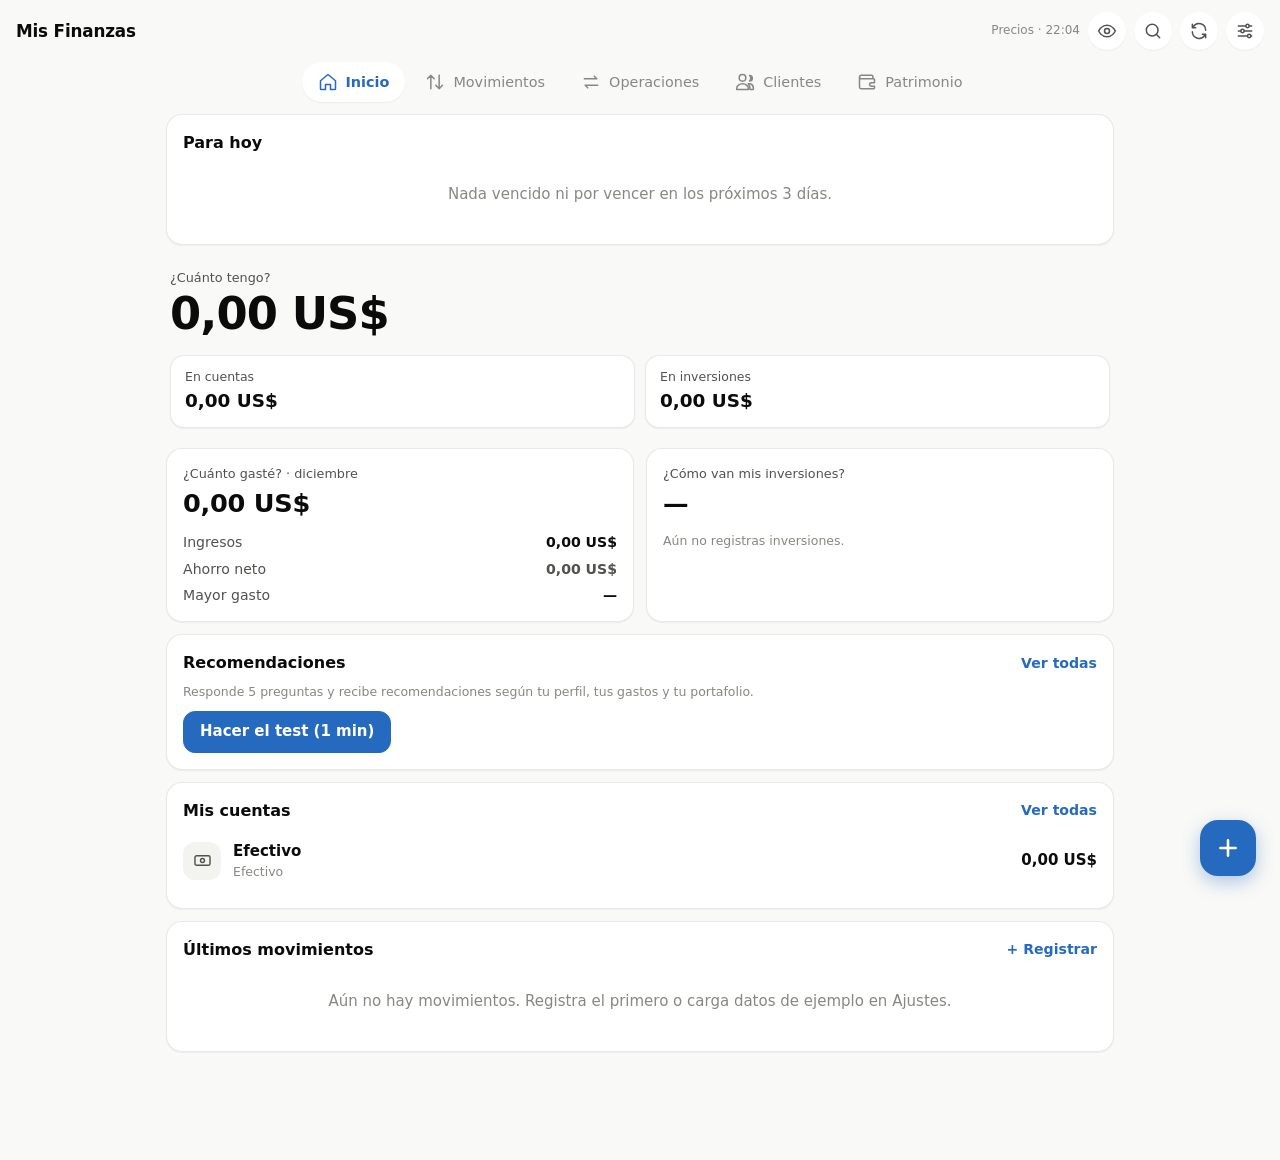
<file: index.html>
<!doctype html>
<html lang="es">
<head>
  <meta charset="utf-8">
  <meta name="viewport" content="width=device-width, initial-scale=1, viewport-fit=cover">
  <meta name="theme-color" content="#f9f9f7">
  <title>Mis Finanzas</title>
  <link rel="manifest" href="manifest.webmanifest">
  <link rel="icon" href="icons/icon-192.png" type="image/png">
  <link rel="apple-touch-icon" href="icons/apple-touch-icon.png">
  <meta name="apple-mobile-web-app-capable" content="yes">
  <meta name="mobile-web-app-capable" content="yes">
  <meta name="apple-mobile-web-app-title" content="Mis Finanzas">
  <meta name="apple-mobile-web-app-status-bar-style" content="default">
  <link rel="stylesheet" href="css/styles.css">
  <script>
    // Apariencia elegida en este dispositivo: se aplica antes de pintar para que no parpadee
    (function () {
      try {
        var p = JSON.parse(localStorage.getItem('misFinanzas.ui')) || {}, r = document.documentElement;
        if (p.theme === 'light' || p.theme === 'dark') r.setAttribute('data-theme', p.theme);
        if (p.accent && p.accent !== 'azul') r.setAttribute('data-accent', p.accent);
        if (p.font && p.font !== 'm') r.setAttribute('data-font', p.font);
      } catch (e) { /* sin almacenamiento: apariencia por defecto */ }
      // Bloqueo activado en este dispositivo: la app se tapa antes de pintar nada
      try { if ((JSON.parse(localStorage.getItem('misFinanzas.lock')) || {}).enabled) document.documentElement.classList.add('locked'); } catch (e) { /* nada */ }
    })();
  </script>
</head>
<body>
  <!-- Pantalla de bloqueo (PIN / huella / Face ID): solo se ve con <html class="locked"> -->
  <div id="lock-screen" class="lock-screen" role="dialog" aria-modal="true" aria-labelledby="lock-title">
    <div class="lock-box">
      <div class="lock-logo" aria-hidden="true"><svg viewBox="0 0 24 24" class="ic"><path d="M7 10V7a5 5 0 0 1 10 0v3h1a1 1 0 0 1 1 1v9a1 1 0 0 1-1 1H6a1 1 0 0 1-1-1v-9a1 1 0 0 1 1-1zm2 0h6V7a3 3 0 0 0-6 0z"/></svg></div>
      <h1 id="lock-title">Mis Finanzas</h1>
      <p class="muted">La app está bloqueada</p>
      <button type="button" class="primary hidden" id="lock-bio">Desbloquear con huella / Face ID</button>
      <form id="lock-form" autocomplete="off" novalidate>
        <input id="lock-pin" type="password" inputmode="numeric" autocomplete="off" maxlength="8" placeholder="PIN" aria-label="PIN">
        <button type="submit" class="primary">Desbloquear</button>
      </form>
      <p class="lock-msg" id="lock-msg" role="status"></p>
      <button type="button" class="link" id="lock-forgot">¿Olvidaste tu PIN?</button>
      <div id="lock-reset" class="lock-reset hidden">
        <p>Sin el PIN, la única forma de abrir la app es <b>borrar los datos de este dispositivo</b>. Si tienes la sincronización activa,
          tus datos siguen en la nube y vuelven al iniciar sesión con tu cuenta y tu contraseña de cifrado.</p>
        <button type="button" class="danger" id="lock-wipe">Borrar los datos de este dispositivo</button>
      </div>
    </div>
  </div>

  <!-- Iconos reutilizables -->
  <svg width="0" height="0" style="position:absolute" aria-hidden="true">
    <symbol id="i-users" viewBox="0 0 24 24"><path d="M9 11a4 4 0 1 0 0-8 4 4 0 0 0 0 8zm-7 9c0-3.3 3.1-6 7-6s7 2.7 7 6v1H2zm15.5-9.2a3.3 3.3 0 0 0 0-6.6 4.9 4.9 0 0 1 0 6.6zM18.3 14c2.2.6 3.7 2.6 3.7 4.9V21h-4v-1c0-2.4-.7-4.4-2-6 .8 0 1.6 0 2.3 0z"/></symbol>
    <symbol id="i-home" viewBox="0 0 24 24"><path d="M3 10.5 12 3l9 7.5V20a1 1 0 0 1-1 1h-5v-6H9v6H4a1 1 0 0 1-1-1z"/></symbol>
    <symbol id="i-moves" viewBox="0 0 24 24"><path d="M7 20V4M3 8l4-4 4 4M17 4v16M13 16l4 4 4-4"/></symbol>
    <symbol id="i-wallet" viewBox="0 0 24 24"><path d="M19 7V5a1 1 0 0 0-1-1H5a2 2 0 0 0 0 4h15a1 1 0 0 1 1 1v4h-4a2 2 0 0 0 0 4h4v2a1 1 0 0 1-1 1H5a2 2 0 0 1-2-2V6"/></symbol>
    <symbol id="i-chart" viewBox="0 0 24 24"><path d="M3 3v18h18M7 15l4-4 3 3 6-6"/></symbol>
    <symbol id="i-gear" viewBox="0 0 24 24"><path d="M4 6h9M17 6h3M4 12h3M11 12h9M4 18h11M19 18h1"/><circle cx="15" cy="6" r="2"/><circle cx="9" cy="12" r="2"/><circle cx="17" cy="18" r="2"/></symbol>
    <symbol id="i-refresh" viewBox="0 0 24 24"><path d="M20 11a8 8 0 0 0-14.9-3.9M4 4v4h4M4 13a8 8 0 0 0 14.9 3.9M20 20v-4h-4"/></symbol>
    <symbol id="i-edit" viewBox="0 0 24 24"><path d="M4 20h4L19 9l-4-4L4 16zM13.5 6.5l4 4"/></symbol>
    <symbol id="i-x" viewBox="0 0 24 24"><path d="M6 6l12 12M18 6 6 18"/></symbol>
    <symbol id="i-bank" viewBox="0 0 24 24"><path d="M3 10h18L12 4zM5 10v8M9.5 10v8M14.5 10v8M19 10v8M3 20h18"/></symbol>
    <symbol id="i-cash" viewBox="0 0 24 24"><rect x="2.5" y="6" width="19" height="12" rx="2"/><circle cx="12" cy="12" r="2.5"/></symbol>
    <symbol id="i-phone" viewBox="0 0 24 24"><rect x="6" y="2.5" width="12" height="19" rx="2"/><path d="M11 18h2"/></symbol>
    <symbol id="i-piggy" viewBox="0 0 24 24"><path d="M5 11a7 6 0 0 1 12-3h2v3l2 1v3h-2.5a7 6 0 0 1-2.5 2.5V20h-3v-2h-3v2H7v-3a6 6 0 0 1-2-6zM15 11h.01"/></symbol>
    <symbol id="i-in" viewBox="0 0 24 24"><path d="M17 7 7 17M7 9v8h8"/></symbol>
    <symbol id="i-out" viewBox="0 0 24 24"><path d="M7 17 17 7M9 7h8v8"/></symbol>
    <symbol id="i-swap" viewBox="0 0 24 24"><path d="M4 8h15l-3-3M20 16H5l3 3"/></symbol>
    <symbol id="i-analysis" viewBox="0 0 24 24"><path d="M3 21h18M6 17v-5M11 17V7M16 17v-8M21 17V4"/></symbol>
    <symbol id="i-bulb" viewBox="0 0 24 24"><path d="M9 18h6M10 21h4M12 3a6 6 0 0 0-3.5 10.9c.6.5 1 1.2 1 2V17h5v-1.1c0-.8.4-1.5 1-2A6 6 0 0 0 12 3z"/></symbol>
    <symbol id="i-search" viewBox="0 0 24 24"><circle cx="11" cy="11" r="7"/><path d="m20 20-4-4"/></symbol>
    <symbol id="i-back" viewBox="0 0 24 24"><path d="M15 5l-7 7 7 7"/></symbol>
    <symbol id="i-eye" viewBox="0 0 24 24"><path d="M2 12s3.6-7 10-7 10 7 10 7-3.6 7-10 7S2 12 2 12z"/><circle cx="12" cy="12" r="3"/></symbol>
    <symbol id="i-eye-off" viewBox="0 0 24 24"><path d="M3 3l18 18M10.6 5.1A10.6 10.6 0 0 1 12 5c6.4 0 10 7 10 7a17 17 0 0 1-3.2 4.1M6.6 6.6C3.8 8.4 2 12 2 12s3.6 7 10 7a9.9 9.9 0 0 0 5.4-1.6M9.9 9.9a3 3 0 0 0 4.2 4.2"/></symbol>
    <symbol id="i-plus" viewBox="0 0 24 24"><path d="M12 5v14M5 12h14"/></symbol>
    <symbol id="i-mic" viewBox="0 0 24 24"><rect x="9" y="3" width="6" height="11" rx="3"/><path d="M5 11a7 7 0 0 0 14 0M12 18v3"/></symbol>
    <symbol id="i-dot" viewBox="0 0 24 24"><circle cx="12" cy="12" r="7"/></symbol>
    <symbol id="i-doc" viewBox="0 0 24 24"><path d="M14 3H6a1 1 0 0 0-1 1v16a1 1 0 0 0 1 1h12a1 1 0 0 0 1-1V8zM14 3v5h5M9 13h6M9 17h6M9 9h2"/></symbol>
    <symbol id="i-chat" viewBox="0 0 24 24"><path d="M4 20l1.4-4.2A8 8 0 1 1 8.5 19z"/><path d="M9 10.5c.3 1.8 1.7 3.2 3.5 3.6"/></symbol>
    <symbol id="i-share" viewBox="0 0 24 24"><path d="M12 15V3M8 7l4-4 4 4M5 12v7a1 1 0 0 0 1 1h12a1 1 0 0 0 1-1v-7"/></symbol>
  </svg>

  <header class="topbar">
    <div class="brand">Mis Finanzas</div>
    <div class="topbar-right">
      <span class="sync" id="sync-status" aria-live="polite"></span>
      <button type="button" class="icon-btn" data-action="toggle-privacy" id="privacy-btn" title="Ocultar montos" aria-label="Ocultar montos" aria-pressed="false"><svg class="ic"><use href="#i-eye"/></svg></button>
      <button type="button" class="icon-btn" data-action="open-search" title="Buscar en toda la app (Ctrl+K)" aria-label="Buscar en toda la app"><svg class="ic"><use href="#i-search"/></svg></button>
      <button type="button" class="icon-btn" data-action="refresh" title="Actualizar precios" aria-label="Actualizar precios"><svg class="ic"><use href="#i-refresh"/></svg></button>
      <button type="button" class="icon-btn" data-goto="ajustes" id="settings-btn" title="Ajustes" aria-label="Ajustes"><svg class="ic"><use href="#i-gear"/></svg><span class="cloud-dot hidden" id="cloud-dot"></span></button>
    </div>
  </header>

  <nav class="tabs" id="tabs" aria-label="Secciones">
    <button type="button" data-tab="inicio" data-view="inicio"><svg class="ic"><use href="#i-home"/></svg><span>Inicio</span></button>
    <button type="button" data-tab="movimientos" data-view="movimientos"><svg class="ic"><use href="#i-moves"/></svg><span>Movimientos</span></button>
    <button type="button" data-tab="operaciones" data-view="cuentas/cambios"><svg class="ic"><use href="#i-swap"/></svg><span>Operaciones</span></button>
    <button type="button" data-tab="clientes" data-view="cuentas/clientes"><svg class="ic"><use href="#i-users"/></svg><span>Clientes</span></button>
    <button type="button" data-tab="patrimonio" data-view="cuentas"><svg class="ic"><use href="#i-wallet"/></svg><span>Patrimonio</span></button>
  </nav>

  <main>
    <div id="legacy-banner" class="legacy-banner hidden"></div>
    <div class="subtabs subnav hidden" id="subnav" role="tablist" aria-label="Secciones"></div>
    <!-- ================= INICIO ================= -->
    <section id="view-inicio" class="view">
      <div id="warnings"></div>
      <div id="backup-reminder"></div>

      <div class="card" id="agenda-card">
        <div class="card-head wrap"><h2>Para hoy</h2><span class="muted small" id="agenda-fx"></span></div>
        <ul class="list" id="agenda-list"></ul>
        <div class="btn-row hidden" id="agenda-more"><button type="button" class="link" data-goto="cuentas/cobrar">Ver todos los pendientes</button></div>
      </div>

      <div class="hero">
        <div class="eyebrow">¿Cuánto tengo?</div>
        <div class="hero-value" id="hero-total">—</div>
        <div class="hero-split">
          <button type="button" class="split-item" data-goto="cuentas">
            <span class="split-label">En cuentas</span><span class="split-value" id="hero-cash">—</span>
          </button>
          <button type="button" class="split-item" data-goto="inversiones">
            <span class="split-label">En inversiones</span><span class="split-value" id="hero-inv">—</span>
          </button>
        </div>
        <div class="hero-third hidden" id="hero-third"></div>
      </div>

      <div id="month-summary"></div>

      <div class="tiles">
        <div class="tile">
          <div class="eyebrow">¿Cuánto gasté? · <span id="month-name"></span></div>
          <div class="tile-value" id="t-expense">—</div>
          <div class="tile-rows" id="t-month"></div>
        </div>
        <div class="tile">
          <div class="eyebrow">¿Cómo van mis inversiones?</div>
          <div class="tile-value" id="t-pnl">—</div>
          <div class="tile-rows" id="t-inv"></div>
        </div>
      </div>

      <div class="card" id="home-recs">
        <div class="card-head"><h2>Recomendaciones</h2><button type="button" class="link" data-goto="consejos">Ver todas</button></div>
        <div id="home-recs-body"></div>
      </div>

      <div class="card">
        <div class="card-head"><h2>Mis cuentas</h2><button type="button" class="link" data-goto="cuentas">Ver todas</button></div>
        <ul class="list" id="home-accounts"></ul>
      </div>

      <div class="card">
        <div class="card-head"><h2>Últimos movimientos</h2><button type="button" class="link" data-goto="movimientos">+ Registrar</button></div>
        <ul class="list" id="recent"></ul>
      </div>
    </section>

    <!-- ================= MOVIMIENTOS ================= -->
    <section id="view-movimientos" class="view">
      <div class="fbar" data-fbar="tx"><button type="button" class="primary" data-fg-open="tx">＋ Registrar ingreso, gasto o transferencia</button></div>
      <form id="tx-form" class="card form" data-fgroup="tx" autocomplete="off" novalidate>
        <div class="seg seg-3" role="radiogroup" aria-label="Tipo de movimiento">
          <input type="radio" name="type" id="t-egreso" value="egreso" checked><label for="t-egreso">Gasto</label>
          <input type="radio" name="type" id="t-ingreso" value="ingreso"><label for="t-ingreso">Ingreso</label>
          <input type="radio" name="type" id="t-transf" value="transferencia"><label for="t-transf">Transferencia</label>
        </div>

        <label class="amount-field">
          <span class="sr-only">Monto</span>
          <input name="amount" type="text" inputmode="decimal" placeholder="0.00" required aria-label="Monto">
          <span class="amount-cur" id="tx-cur">USD</span>
        </label>

        <div class="grid">
          <label class="only-flow">Cuenta<select name="accountId"></select></label>
          <label class="only-flow">Categoría<select name="categoryId"></select></label>
          <label class="only-transfer">Desde<select name="fromAccountId"></select></label>
          <label class="only-transfer">Hacia<select name="toAccountId"></select></label>
          <label class="only-transfer only-fx span2 hidden">Monto recibido <span class="muted" id="to-cur"></span>
            <input name="toAmount" type="text" inputmode="decimal">
          </label>
          <label class="only-flow">Método de pago<select name="methodId"></select></label>
          <label>Fecha<input name="date" type="date" required></label>
          <label class="span2">Nota<input name="note" type="text" maxlength="140" placeholder="Opcional"></label>
        </div>
        <p class="hint" id="tx-preview"></p>
        <div class="actions">
          <button type="button" class="danger hidden" data-action="delete-tx">Eliminar</button>
          <button type="button" class="ghost hidden" data-action="cancel-tx">Cancelar</button>
          <button type="submit" class="primary" id="tx-submit">Guardar</button>
        </div>
        <input type="hidden" name="editId">
      </form>

      <div class="card" id="hist-card">
        <h2>Historial</h2>
        <div class="chips-scroll hist-chips" id="hist-chips" role="radiogroup" aria-label="Qué ver">
          <button type="button" class="chip-opt" role="radio" data-hchip="todo">Todo</button>
          <button type="button" class="chip-opt" role="radio" data-hchip="tx">Ingresos y gastos</button>
          <button type="button" class="chip-opt" role="radio" data-hchip="pay">Cobros y pagos</button>
          <button type="button" class="chip-opt" role="radio" data-hchip="transfer">Transferencias</button>
          <button type="button" class="chip-opt" role="radio" data-hchip="cambio">Cambios</button>
        </div>
        <div class="seg seg-sm hist-scope hidden" role="radiogroup" aria-label="Qué historial ver">
          <input type="radio" name="hist-scope" id="hs-tx" value="tx" checked><label for="hs-tx">Ingresos y gastos</label>
          <input type="radio" name="hist-scope" id="hs-all" value="all"><label for="hs-all">Todas las operaciones</label>
          <input type="radio" name="hist-scope" id="hs-pay" value="pay"><label for="hs-pay">Cobros y pagos</label>
        </div>
        <div id="hist-pay" class="hidden">
          <p class="hint hist-hint">De dónde sale y a dónde entra cada cobro o pago. Toca ✎ para corregirlo.</p>
          <div class="search" role="search" style="margin:8px 0">
            <svg class="ic"><use href="#i-search"/></svg>
            <input id="pg-person" data-people autocomplete="off" placeholder="Cliente (nombre o apellido)" aria-label="Filtrar por cliente">
          </div>
          <details class="pg-more-filters" id="pg-fbox"><summary>Más filtros <span class="muted" id="pg-fcount"></span></summary>
          <div class="pg-filters">
            <label>Desde<input type="date" id="pg-from"></label>
            <label>Hasta<input type="date" id="pg-to"></label>
            <label>Monto desde<input id="pg-min" inputmode="decimal" autocomplete="off" type="text" placeholder="0"></label>
            <label>Monto hasta<input id="pg-max" inputmode="decimal" autocomplete="off" type="text" placeholder="sin límite"></label>
            <label>Cuenta<select id="pg-account"></select></label>
            <label>Entra o sale
              <select id="pg-dir"><option value="">Entradas y salidas</option><option value="in">Solo lo que entra</option><option value="out">Solo lo que sale</option></select></label>
            <label>Apartado
              <select id="pg-section"><option value="">Todos</option><option value="cambio">Cambios</option><option value="intermediacion">Intermediación</option>
                <option value="venta">Ventas</option><option value="prestamo">Préstamos</option><option value="deuda">Deudas</option></select></label>
            <label>Ordenar
              <select id="pg-sort"><option value="fecha">Fecha (reciente)</option><option value="fecha_asc">Fecha (antigua)</option><option value="persona">Cliente (A-Z)</option>
                <option value="monto">Monto (mayor)</option><option value="monto_asc">Monto (menor)</option></select></label>
          </div>
          <label class="check" style="margin:8px 0 4px"><input type="checkbox" id="pg-created"><span>Incluir lo que se movió al crear la operación (cambios completados, ventas de contado, capital de préstamos)</span></label>
          </details>
          <div class="totals" id="pg-totals"></div>
          <ul class="list ledger" id="pg-list"></ul>
          <div class="actions" style="justify-content:space-between">
            <button type="button" class="hidden" data-action="pg-more" id="pg-more">Ver más</button>
            <button type="button" class="link hidden" data-action="pg-clear">Quitar filtros</button>
            <button type="button" data-action="pg-csv">Descargar CSV</button>
          </div>
        </div>
        <div id="hist-all" class="hidden">
          <p class="hint hist-hint">Todas las operaciones. Toca una para abrirla y corregirla.</p>
          <div class="search" role="search" style="margin:8px 0">
            <svg class="ic"><use href="#i-search"/></svg>
            <input id="lg-q" type="search" placeholder="Buscar: cliente, concepto, monto, >100, 14/10…" autocomplete="off" aria-label="Buscar en el historial">
          </div>
          <div class="filters lg-filters">
            <input type="month" id="lg-month" aria-label="Mes (vacío = todo)">
            <select id="lg-group" aria-label="Tipo">
              <option value="">Todos los tipos</option>
              <option value="ingreso">Ingresos</option>
              <option value="gasto">Gastos</option>
              <option value="transferencia">Transferencias</option>
              <option value="cambio">Cambios</option>
              <option value="venta">Ventas</option>
              <option value="prestamo">Préstamos</option>
              <option value="deuda">Deudas</option>
              <option value="inversion">Inversiones</option>
            </select>
            <select id="lg-account" aria-label="Cuenta"></select>
            <select id="lg-sort" aria-label="Ordenar">
              <option value="fecha">Fecha (reciente)</option>
              <option value="fecha_asc">Fecha (antigua)</option>
              <option value="persona">Cliente (A-Z)</option>
              <option value="monto">Monto (mayor)</option>
              <option value="monto_asc">Monto (menor)</option>
              <option value="tipo">Tipo</option>
            </select>
          </div>
          <label class="check" style="margin:8px 0 4px"><input type="checkbox" id="lg-issues"><span id="lg-issues-label">Solo con avisos</span></label>
          <div class="totals" id="lg-totals"></div>
          <ul class="list ledger" id="lg-list"></ul>
          <div class="actions" style="justify-content:space-between">
            <button type="button" class="hidden" data-action="lg-more" id="lg-more">Ver más</button>
            <button type="button" data-action="lg-csv">Descargar CSV</button>
          </div>
        </div>
        <div id="hist-tx">
        <div class="card-head wrap">
          <p class="hint hist-hint">Toca o desliza → para editar, ← para borrar.</p>
          <div class="filters">
            <input type="month" id="f-month" aria-label="Mes">
            <select id="f-type" aria-label="Tipo">
              <option value="">Todos</option>
              <option value="ingreso">Ingresos</option>
              <option value="egreso">Gastos</option>
              <option value="transferencia">Transferencias</option>
            </select>
            <select id="f-account" aria-label="Cuenta"></select>
          </div>
        </div>
        <div class="totals" id="tx-totals"></div>
        <ul class="list" id="tx-list"></ul>
        </div>
      </div>
    </section>

    <!-- ================= CUENTAS ================= -->
    <section id="view-cuentas" class="view">
      <datalist id="people-list"></datalist>

      <!-- ---------- Mis cuentas ---------- -->
      <div id="acc-panel-cuentas" class="acc-panel">
      <div class="hero compact">
        <div class="eyebrow">Total en cuentas</div>
        <div class="hero-value" id="acc-total">—</div>
        <div class="hero-sub" id="acc-month"></div>
      </div>

      <div class="fbar" data-fbar="acc"><button type="button" class="primary" data-fg-open="acc">＋ Nueva cuenta</button></div>
      <div class="acc-grid" id="acc-grid"></div>

      <form id="acc-form" class="card form" data-fgroup="acc" autocomplete="off" novalidate>
        <h2 id="acc-form-title">Nueva cuenta</h2>
        <div class="grid">
          <label class="span2">Nombre<input name="label" maxlength="40" placeholder="Ej.: Banco, Efectivo, Binance" required></label>
          <label>Tipo
            <select name="kind"></select>
          </label>
          <label>Moneda<select name="currency"></select></label>
          <label class="span2">Saldo inicial<input inputmode="decimal" autocomplete="off" name="initialBalance" type="text" placeholder="0.00"></label>
        </div>
        <p class="hint">El saldo inicial es lo que había en la cuenta antes de empezar a registrar. Luego el saldo se calcula solo.</p>
        <div class="actions">
          <button type="button" class="danger hidden" data-action="delete-acc">Eliminar</button>
          <button type="button" class="ghost hidden" data-action="cancel-acc">Cancelar</button>
          <button type="submit" class="primary">Guardar cuenta</button>
        </div>
        <input type="hidden" name="editId">
      </form>
      </div>

      <!-- ---------- Por cobrar / Por pagar (mismo panel) ---------- -->
      <div id="acc-panel-deudas" class="acc-panel hidden">
        <div class="subtabs two debt-kind" role="tablist" aria-label="Te deben o debes">
          <button type="button" role="tab" data-acc-tab="cobrar">Te deben</button>
          <button type="button" role="tab" data-acc-tab="pagar">Debes</button>
        </div>
        <div class="hero compact">
          <div class="eyebrow" id="debt-eyebrow">Te deben</div>
          <div class="hero-value" id="debt-total">—</div>
          <div class="hero-sub" id="debt-sub"></div>
        </div>
        <div class="fbar" data-fbar="debt"><button type="button" class="primary" data-fg-open="debt" id="debt-new-btn">＋ Nueva cuenta por cobrar</button></div>

        <div class="card">
          <div class="card-head wrap">
            <h2 id="debt-list-title">Pendientes</h2>
            <div class="seg seg-sm" role="radiogroup" aria-label="Filtro">
              <input type="radio" name="debt-filter" id="df-open" value="open" checked><label for="df-open">Pendientes</label>
              <input type="radio" name="debt-filter" id="df-paid" value="paid"><label for="df-paid">Saldadas</label>
              <input type="radio" name="debt-filter" id="df-all" value="all"><label for="df-all">Todas</label>
            </div>
          </div>
          <div class="search" role="search" style="margin:0 0 6px">
            <svg class="ic"><use href="#i-search"/></svg>
            <input id="debt-search" type="search" placeholder="Buscar persona, concepto o monto…" autocomplete="off" aria-label="Buscar en la lista">
          </div>
          <p class="hint small hidden" id="debt-search-info" style="margin:0 0 6px"></p>
          <ul class="list" id="debt-list"></ul>
        </div>

        <div data-pay-anchor></div>
        <div class="card hidden" id="debt-payments">
          <div class="card-head pay-head">
            <h2 id="pay-title">Abonos</h2>
            <button type="button" class="pay-edit hidden" id="pay-edit"><svg class="ic"><use href="#i-edit"/></svg><span>Editar</span></button>
          </div>
          <div class="pay-tools hidden" id="pay-tools">
            <button type="button" data-action="rcpt-open" id="pay-rcpt"><svg class="ic"><use href="#i-doc"/></svg>Comprobante</button>
            <button type="button" class="wa-btn" data-action="wa-remind" id="pay-remind"><svg class="ic"><use href="#i-chat"/></svg>Recordar por WhatsApp</button>
          </div>
          <div class="progress" id="pay-progress"></div>
          <ul class="list" id="pay-list"></ul>
          <form class="grid pay-form" id="pay-form" autocomplete="off" novalidate>
            <label>Monto<input inputmode="decimal" autocomplete="off" name="amount" type="text"></label>
            <label>Fecha<input name="date" type="date"></label>
            <label class="span2"><span id="pay-acc-label">Entra en</span><select name="accountId"></select></label>
            <label class="span2 hidden" id="pay-conv"><span id="pay-conv-label">Monto en la moneda de la cuenta</span><input inputmode="decimal" autocomplete="off" name="accAmount" type="text">
              <small class="hint" id="pay-conv-hint"></small></label>
            <label class="span2">Nota<input name="note" maxlength="100" placeholder="Opcional"></label>
            <div class="span2 actions" style="margin-top:0"><button type="submit" class="primary" id="pay-submit">Registrar abono</button></div>
          </form>
        </div>

        <form id="debt-form" class="card form" data-fgroup="debt" autocomplete="off" novalidate>
          <div class="card-head form-head"><h2 id="debt-form-title">Nueva cuenta por cobrar</h2><button type="button" class="pay-edit hidden" data-action="rcpt-form" data-kind="debt"><svg class="ic"><use href="#i-doc"/></svg><span>Comprobante</span></button></div>
          <div class="grid">
            <label class="span2"><span id="debt-person-label">¿Quién te debe?</span><input name="person" data-people autocomplete="off" maxlength="60" placeholder="Nombre" required></label>
            <label class="span2">Concepto<input name="concept" maxlength="80" placeholder="Ej.: préstamo, venta, servicio"></label>
            <label>Monto<input inputmode="decimal" autocomplete="off" name="amount" type="text" required></label>
            <label>Moneda<select name="currency"></select></label>
            <label>Fecha<input name="date" type="date" required></label>
            <label>Vence <span class="muted">(opcional)</span><input name="dueDate" type="date"></label>
            <label class="span2"><span id="debt-acc-label">¿Le prestaste dinero? Salió de</span><select name="accountId"></select></label>
            <label class="span2">Nota<input name="note" maxlength="140" placeholder="Opcional"></label>
          </div>
          <p class="hint" id="debt-hint"></p>
          <div class="actions">
            <button type="button" class="danger hidden" data-action="delete-debt">Eliminar</button>
            <button type="button" class="ghost hidden" data-action="cancel-debt">Cancelar</button>
            <button type="submit" class="primary">Guardar</button>
          </div>
          <input type="hidden" name="editId">
        </form>
      </div>

      <!-- ---------- Cambios de divisas ---------- -->
      <div id="acc-panel-cambios" class="acc-panel hidden">
        <div class="hero compact">
          <div class="eyebrow">Ganancia por cambios · <span id="fx-month-name"></span></div>
          <div class="hero-value" id="fx-profit">—</div>
          <div class="stat-row" id="fx-stats"></div>
        </div>

        <div class="fbar" data-fbar="fx"><button type="button" class="primary" data-fg-open="fx" data-kind="normal">＋ Nuevo cambio</button>
          <button type="button" data-fg-open="fx" data-kind="broker">＋ Intermediación</button></div>
        <div class="seg fx-kind" data-fgroup="fx" role="radiogroup" aria-label="Tipo de operación">
          <input type="radio" name="fx-kind" id="fk-normal" value="normal" checked><label for="fk-normal">Cambio normal</label>
          <input type="radio" name="fx-kind" id="fk-broker" value="broker"><label for="fk-broker">Intermediación</label>
        </div>

        <form id="fx-form" class="card form" data-fgroup="fx" autocomplete="off" novalidate>
          <div class="card-head form-head"><h2 id="fx-form-title">Nuevo cambio</h2><button type="button" class="pay-edit hidden" data-action="rcpt-form" data-kind="fx"><svg class="ic"><use href="#i-doc"/></svg><span>Comprobante</span></button></div>
          <p class="warning hidden" id="fx-settle-hint"></p>
          <div class="grid">
            <label class="span2">Cliente<input name="client" data-people autocomplete="off" maxlength="60" placeholder="Nombre del cliente"></label>
            <label>Fecha<input name="date" type="date" required></label>
            <label>Estado
              <select name="status">
                <option value="completada">Completado</option>
                <option value="pendiente_entrega">Recibido, falta entregar</option>
                <option value="pendiente_cobro">Entregado, falta cobrar</option>
              </select>
            </label>
          </div>

          <h3>El cliente te envía</h3>
          <div class="grid">
            <label>Monto a cambiar<input inputmode="decimal" autocomplete="off" name="amount" type="text" placeholder="0.00"></label>
            <label>Moneda<select name="inCurrency"></select></label>
            <label class="span2">Entra en<select name="inAccountId"></select></label>
          </div>

          <h3>Tú entregas</h3>
          <div class="grid">
            <label>Moneda<select name="outCurrency"></select></label>
            <label><span id="fx-rate-label">Tasa</span><input inputmode="decimal" autocomplete="off" name="rate" type="text"></label>
            <label class="span2">Sale de<select name="outAccountId"></select></label>
          </div>
          <div class="rate-help hint" id="fx-rate-help"></div>

          <h3>Tu comisión</h3>
          <div class="grid">
            <label>Tipo
              <select name="comMode">
                <option value="porcentaje">% del monto</option>
                <option value="fijo">Monto fijo</option>
              </select>
            </label>
            <label><span id="fx-com-label">Porcentaje</span><input inputmode="decimal" autocomplete="off" name="comValue" type="text" placeholder="0"></label>
            <label class="hidden" id="fx-com-cur">Moneda<select name="comCurrency"></select></label>
            <label class="span2">Cómo se cobra
              <select name="comCharge">
                <option value="descontada">Descontada de lo que entregas</option>
                <option value="aparte">Aparte (el cliente la suma a lo que envía)</option>
              </select>
            </label>
          </div>

          <div class="quote" id="fx-quote"></div>
          <label class="deliver">Monto a entregar <span class="muted" id="fx-deliver-hint">(se calcula solo)</span>
            <input inputmode="decimal" autocomplete="off" name="delivered" type="text">
          </label>

          <h3 class="row-between">Costos que pagas tú <button type="button" class="link" data-action="add-cost">+ Añadir costo</button></h3>
          <div id="fx-costs"></div>
          <p class="hint" id="fx-costs-hint">Comisiones bancarias, de red, de retiro… se restan de tu ganancia.</p>

          <div class="profit-box" id="fx-profit-box"></div>
          <label>Nota<input name="note" maxlength="140" placeholder="Opcional"></label>
          <div class="actions">
            <button type="button" class="danger hidden" data-action="delete-fx">Eliminar</button>
            <button type="button" class="ghost hidden" data-action="cancel-fx">Cancelar</button>
            <button type="submit" class="primary">Guardar cambio</button>
          </div>
          <input type="hidden" name="editId">
        </form>

        <form id="br-form" class="card form hidden" data-fgroup="fx" autocomplete="off" novalidate>
          <div class="card-head form-head"><h2 id="br-form-title">Nueva intermediación</h2><button type="button" class="pay-edit hidden" data-action="rcpt-form" data-kind="broker"><svg class="ic"><use href="#i-doc"/></svg><span>Comprobante</span></button></div>
          <p class="hint">Le compras a un cliente y le vendes a otro: tu ganancia es la diferencia entre las dos tasas, en dólares.</p>
          <div class="grid">
            <label>Fecha<input name="date" type="date" required></label>
            <label>Monto<input inputmode="decimal" autocomplete="off" name="amount" type="text" placeholder="0.00"></label>
            <label>Qué se negocia<select name="asset"></select></label>
            <label>Se paga en<select name="payCurrency"></select></label>
          </div>
          <h3>Te vende</h3>
          <div class="grid">
            <label>Cliente<input name="seller" data-people autocomplete="off" maxlength="60" placeholder="Quién te vende"></label>
            <label><span class="br-rate-label" data-side="buy">Tasa de compra</span><input inputmode="decimal" autocomplete="off" name="buyRate" type="text" placeholder="0"></label>
          </div>
          <h3>Te compra</h3>
          <div class="grid">
            <label>Cliente<input name="buyer" data-people autocomplete="off" maxlength="60" placeholder="Quién te compra"></label>
            <label><span class="br-rate-label" data-side="sell">Tasa de venta</span><input inputmode="decimal" autocomplete="off" name="sellRate" type="text" placeholder="0"></label>
          </div>
          <div class="quote" id="br-quote"></div>
          <label>Tasa para la ganancia <span class="muted" id="br-pr-hint"></span><input inputmode="decimal" autocomplete="off" name="profitRate" type="text"></label>
          <div class="profit-box" id="br-profit-box"></div>
          <h3>¿Cómo se mueve el dinero?</h3>
          <div class="seg" role="radiogroup" aria-label="Cómo se mueve el dinero">
            <input type="radio" name="mode" id="bm-directo" value="directo" checked><label for="bm-directo">Directo entre clientes</label>
            <input type="radio" name="mode" id="bm-por_mi" value="por_mi"><label for="bm-por_mi">Todo pasa por mí</label>
          </div>
          <p class="hint" id="br-mode-hint"></p>
          <div id="br-legs"></div>
          <label>Nota<input name="note" maxlength="140" placeholder="Opcional"></label>
          <div class="actions">
            <button type="button" class="danger hidden" data-action="delete-br">Eliminar</button>
            <button type="button" class="ghost hidden" data-action="cancel-br">Cancelar</button>
            <button type="submit" class="primary">Guardar intermediación</button>
          </div>
          <input type="hidden" name="editId">
        </form>

        <div data-pay-anchor></div>

        <div class="card">
          <div class="card-head wrap"><h2>Historial de cambios <small class="muted small">· toca uno para editarlo</small></h2>
            <input type="month" id="fx-month" aria-label="Mes" class="month-filter"></div>
          <div class="totals" id="fx-totals"></div>
          <ul class="list" id="fx-list"></ul>
        </div>
      </div>

      <!-- ---------- Ventas ---------- -->
      <div id="acc-panel-ventas" class="acc-panel hidden">
        <div class="hero compact">
          <div class="eyebrow">Ventas · <span id="sale-month-name"></span></div>
          <div class="hero-value" id="sale-total">—</div>
          <div class="stat-row" id="sale-stats"></div>
        </div>
        <div data-pay-anchor></div>

        <div class="fbar" data-fbar="sale"><button type="button" class="primary" data-fg-open="sale">＋ Nueva venta</button></div>
        <form id="sale-form" class="card form" data-fgroup="sale" autocomplete="off" novalidate>
          <div class="card-head form-head"><h2 id="sale-form-title">Nueva venta</h2><button type="button" class="pay-edit hidden" data-action="rcpt-form" data-kind="sale"><svg class="ic"><use href="#i-doc"/></svg><span>Comprobante</span></button></div>
          <div class="seg" role="radiogroup" aria-label="Forma de pago">
            <input type="radio" name="mode" id="sm-contado" value="contado" checked><label for="sm-contado">De contado</label>
            <input type="radio" name="mode" id="sm-credito" value="credito"><label for="sm-credito">Por cobrar</label>
          </div>
          <div class="grid">
            <label class="span2">Cliente<input name="client" data-people autocomplete="off" maxlength="60" placeholder="Nombre del cliente"></label>
            <label class="span2">Qué vendiste<input name="concept" maxlength="80" placeholder="Producto o servicio"></label>
            <label>Cantidad<input inputmode="decimal" autocomplete="off" name="quantity" type="text" value="1"></label>
            <label>Precio unitario<input inputmode="decimal" autocomplete="off" name="unitPrice" type="text" placeholder="0.00"></label>
            <label>Moneda<select name="currency"></select></label>
            <label>Fecha<input name="date" type="date"></label>
            <label class="span2">Categoría<select name="categoryId"></select></label>
            <label class="span2 only-contado">Entra en<select name="accountId"></select></label>
            <label class="only-credito hidden">Vence <span class="muted">(opcional)</span><input name="dueDate" type="date"></label>
            <label class="only-credito hidden">Abono inicial <span class="muted">(opcional)</span><input inputmode="decimal" autocomplete="off" name="downPayment" type="text" placeholder="0"></label>
            <label class="span2 only-credito hidden">El abono entra en<select name="downAccountId"></select></label>
            <label class="span2">Nota<input name="note" maxlength="140" placeholder="Opcional"></label>
          </div>
          <div class="quote" id="sale-preview"></div>
          <div class="actions">
            <button type="button" class="danger hidden" data-action="delete-sale">Eliminar</button>
            <button type="button" class="ghost hidden" data-action="cancel-sale">Cancelar</button>
            <button type="submit" class="primary">Guardar venta</button>
          </div>
          <input type="hidden" name="editId">
        </form>

        <div class="card">
          <div class="card-head wrap"><h2>Historial de ventas <small class="muted small">· toca una para ver o editar</small></h2>
            <input type="month" id="sale-month" aria-label="Mes" class="month-filter"></div>
          <div class="totals" id="sale-totals"></div>
          <ul class="list" id="sale-list"></ul>
        </div>
      </div>

      <!-- ---------- Clientes ---------- -->
      <div id="acc-panel-clientes" class="acc-panel hidden">
        <div class="hero compact">
          <div class="eyebrow">Clientes y personas</div>
          <div class="hero-value" id="ppl-count">—</div>
          <div class="stat-row" id="ppl-stats"></div>
        </div>

        <div class="card hidden" id="person-card"></div>

        <div class="card">
          <div class="search" role="search" style="margin:0 0 10px">
            <svg class="ic"><use href="#i-search"/></svg>
            <input id="ppl-search" type="search" placeholder="Buscar cliente…" autocomplete="off" aria-label="Buscar cliente">
          </div>
          <ul class="list" id="ppl-list"></ul>
        </div>

        <form id="contact-form" class="card form" autocomplete="off" novalidate>
          <h2 id="contact-form-title">Nuevo cliente</h2>
          <div class="grid">
            <label class="span2">Nombre<input name="label" maxlength="60" placeholder="Nombre y apellido" required></label>
            <label>Teléfono <span class="muted">(opcional)</span><input name="phone" type="tel" maxlength="30" autocomplete="off"></label>
            <label>Nota <span class="muted">(opcional)</span><input name="note" maxlength="140"></label>
          </div>
          <p class="hint" id="contact-hint">No hace falta crear a cada cliente aquí: quien aparezca en un cambio, venta, préstamo o deuda ya está en la lista. Aquí puedes añadir su teléfono o una nota, o cambiarle el nombre en todas sus operaciones.</p>
          <div class="actions">
            <button type="button" class="danger hidden" data-action="delete-contact">Eliminar ficha</button>
            <button type="button" class="ghost hidden" data-action="cancel-contact">Cancelar</button>
            <button type="submit" class="primary">Guardar cliente</button>
          </div>
          <input type="hidden" name="editKey">
        </form>
      </div>

      <!-- ---------- Préstamos ---------- -->
      <div id="acc-panel-prestamos" class="acc-panel hidden">
        <div class="hero compact">
          <div class="eyebrow">Te deben por préstamos (capital)</div>
          <div class="hero-value" id="loan-total">—</div>
          <div class="stat-row" id="loan-stats"></div>
        </div>
        <div class="fbar" data-fbar="loan"><button type="button" class="primary" data-fg-open="loan">＋ Nuevo préstamo</button></div>
        <div data-pay-anchor></div>

        <div class="card">
          <div class="card-head wrap"><h2>Préstamos</h2>
            <div class="seg seg-sm" role="radiogroup" aria-label="Filtro">
              <input type="radio" name="loan-filter" id="lf-open" value="open" checked><label for="lf-open">Activos</label>
              <input type="radio" name="loan-filter" id="lf-paid" value="paid"><label for="lf-paid">Pagados</label>
              <input type="radio" name="loan-filter" id="lf-all" value="all"><label for="lf-all">Todos</label>
            </div>
          </div>
          <ul class="list" id="loan-list"></ul>
        </div>

        <form id="loan-form" class="card form" data-fgroup="loan" autocomplete="off" novalidate>
          <div class="card-head form-head"><h2 id="loan-form-title">Nuevo préstamo</h2><button type="button" class="pay-edit hidden" data-action="rcpt-form" data-kind="loan"><svg class="ic"><use href="#i-doc"/></svg><span>Comprobante</span></button></div>
          <p class="hint hidden" id="loan-edit-hint"></p>
          <div class="seg" role="radiogroup" aria-label="Tipo de préstamo">
            <input type="radio" name="kind" id="lk-otorgado" value="otorgado" checked><label for="lk-otorgado">Presté dinero</label>
            <input type="radio" name="kind" id="lk-recibido" value="recibido"><label for="lk-recibido">Me prestaron</label>
          </div>
          <div class="grid">
            <label class="span2"><span id="loan-person-label">¿A quién le prestaste?</span><input name="person" data-people autocomplete="off" maxlength="60" placeholder="Nombre"></label>
            <label>Monto prestado<input inputmode="decimal" autocomplete="off" name="principal" type="text" placeholder="0.00"></label>
            <label>Moneda<select name="currency"></select></label>
            <label>Fecha<input name="date" type="date"></label>
            <label><span id="loan-acc-label">Sale de</span><select name="accountId"></select></label>
          </div>
          <h3>Intereses</h3>
          <div class="grid">
            <label>Tipo
              <select name="intMode">
                <option value="ninguno">Sin interés</option>
                <option value="porcentaje">Porcentaje</option>
                <option value="fijo">Monto fijo</option>
              </select>
            </label>
            <label class="int-only hidden"><span id="loan-int-label">Porcentaje</span><input inputmode="decimal" autocomplete="off" name="intValue" type="text" placeholder="0"></label>
            <label class="span2 int-only hidden">Se aplica
              <select name="intBasis">
                <option value="periodo">En cada cuota (por periodo)</option>
                <option value="total">Una sola vez (sobre el total)</option>
              </select>
            </label>
            <label class="span2 int-method hidden">Cálculo
              <select name="intMethod">
                <option value="simple">Simple: siempre sobre el monto prestado</option>
                <option value="frances">Sobre lo que falta pagar (cuota fija)</option>
              </select>
            </label>
          </div>
          <h3>Plazos</h3>
          <div class="grid">
            <label>Número de cuotas<input inputmode="numeric" autocomplete="off" name="installments" type="text" value="1"></label>
            <label>Frecuencia<select name="period"><option value="diario">Cada día</option><option value="semanal">Cada semana</option><option value="quincenal">Cada quincena</option><option value="mensual" selected>Cada mes</option><option value="bimestral">Cada 2 meses</option><option value="trimestral">Cada 3 meses</option><option value="semestral">Cada 6 meses</option><option value="anual">Cada año</option></select></label>
            <label class="span2">Primera cuota <span class="muted" id="loan-first-hint"></span><input name="firstDue" type="date"></label>
          </div>
          <div class="quote" id="loan-quote"></div>
          <details class="table-toggle"><summary>Ver plan de cuotas</summary><div class="table-wrap" id="loan-plan"></div></details>
          <label>Nota<input name="note" maxlength="140" placeholder="Opcional"></label>
          <div class="actions">
            <button type="button" class="danger hidden" data-action="delete-loan">Eliminar</button>
            <button type="button" class="ghost hidden" data-action="cancel-loan">Cancelar</button>
            <button type="submit" class="primary">Guardar préstamo</button>
          </div>
          <input type="hidden" name="editId">
        </form>
      </div>
    </section>

    <!-- ================= INVERSIONES ================= -->
    <section id="view-inversiones" class="view">
      <div class="search" role="search">
        <svg class="ic"><use href="#i-search"/></svg>
        <input id="asset-search" type="search" placeholder="Buscar activo: BTC, ETH, AAPL…" autocomplete="off" spellcheck="false"
          aria-label="Buscar activo" aria-controls="search-results" aria-expanded="false" role="combobox">
        <ul class="search-results hidden" id="search-results" role="listbox"></ul>
      </div>
      <div class="hero compact">
        <div class="eyebrow">Valor actual del portafolio</div>
        <div class="hero-value" id="pf-value">—</div>
        <div class="stat-row" id="pf-stats"></div>
      </div>

      <div class="card" id="dist-card">
        <h2>Distribución</h2>
        <div id="dist-type"></div>
        <h3>Por activo</h3>
        <div id="dist-asset" class="hbars"></div>
      </div>

      <div class="card">
        <div class="card-head"><h2>Mis activos</h2><span class="muted small" id="pf-updated"></span></div>
        <ul class="list assets" id="pf-list"></ul>
      </div>

      <div class="card" id="ideas-card">
        <div class="card-head"><h2>Sugeridos para ti</h2><span class="muted small" id="ideas-profile"></span></div>
        <div id="ideas-body"></div>
        <p class="disclaimer" style="margin:10px 0 0">Ideas para investigar, generadas con reglas fijas según tu portafolio y tu perfil. No son una recomendación de compra ni asesoría financiera.</p>
      </div>

      <div class="card" id="explore-card">
        <div class="card-head wrap"><h2>Explorar activos</h2>
          <div class="seg seg-sm" role="radiogroup" aria-label="Tipo de activo">
            <input type="radio" name="ex-tab" id="ex-cripto" value="cripto" checked><label for="ex-cripto">Cripto</label>
            <input type="radio" name="ex-tab" id="ex-etf" value="etf"><label for="ex-etf">ETF</label>
            <input type="radio" name="ex-tab" id="ex-materia" value="materia"><label for="ex-materia">Materias primas</label>
          </div>
        </div>
        <label class="check hidden" id="ex-fit-wrap"><input type="checkbox" id="ex-fit"><span id="ex-fit-label">Solo los que encajan con mi perfil</span></label>
        <ul class="list explore-list" id="explore-list"></ul>
        <p class="hint" id="explore-note"></p>
      </div>

      <details class="card form" id="inv-details">
        <summary><h2 id="inv-form-title">Registrar compra o venta</h2></summary>
        <form id="inv-form" autocomplete="off" novalidate>
          <div class="seg" role="radiogroup" aria-label="Operación">
            <input type="radio" name="side" id="s-compra" value="compra" checked><label for="s-compra">Compra</label>
            <input type="radio" name="side" id="s-venta" value="venta"><label for="s-venta">Venta</label>
          </div>
          <div class="grid">
            <label>Tipo de activo
              <select name="assetType">
                <option value="accion">Acción</option>
                <option value="etf">ETF</option>
                <option value="cripto">Cripto</option>
                <option value="materia">Materia prima (oro, petróleo…)</option>
                <option value="divisa">Divisa</option>
                <option value="otro">Otro</option>
              </select>
            </label>
            <label>Ticker<input name="ticker" type="text" maxlength="20" placeholder="AAPL, BTC…" required list="ticker-list"></label>
            <label>Cantidad<input inputmode="decimal" autocomplete="off" name="quantity" type="text" required></label>
            <label class="hidden" id="inv-unit-wrap">Unidad<select name="unit"></select></label>
            <label><span id="inv-price-label">Precio unitario</span><input inputmode="decimal" autocomplete="off" name="price" type="text" required></label>
            <label class="hidden" id="inv-total-wrap"><span id="inv-total-label">Total pagado</span><input inputmode="decimal" autocomplete="off" name="totalPaid" type="text" placeholder="Opcional"></label>
            <label>Moneda<select name="currency"></select></label>
            <label>Comisión<input inputmode="decimal" autocomplete="off" name="fee" type="text" placeholder="0"></label>
            <label>Fecha<input name="date" type="date" required></label>
            <label><span id="inv-acc-label">Pagado desde</span><select name="accountId"></select></label>
            <label>Guardado en<select name="custodyAccountId"></select></label>
            <label class="span2">Nota<input name="note" type="text" maxlength="140" placeholder="Opcional"></label>
          </div>
          <datalist id="ticker-list"></datalist>
          <div class="inv-live hidden" id="inv-live"></div>
          <p class="hint" id="inv-preview"></p>
          <div class="actions">
            <button type="button" class="danger hidden" data-action="delete-inv">Eliminar</button>
            <button type="button" class="ghost hidden" data-action="cancel-inv">Cancelar</button>
            <button type="submit" class="primary">Guardar</button>
          </div>
          <input type="hidden" name="editId">
        </form>
      </details>

      <div class="card">
        <h2>Historial de operaciones <small class="muted small">· toca o desliza → para editar, ← para borrar</small></h2>
        <ul class="list" id="inv-list"></ul>
      </div>
    </section>

    <!-- ================= FICHA DE CUENTA ================= -->
    <section id="view-cuenta" class="view">
      <button type="button" class="back" data-action="account-back"><svg class="ic"><use href="#i-back"/></svg>Cuentas</button>
      <div class="asset-head">
        <div class="asset-logo" id="ac-icon" aria-hidden="true"></div>
        <div class="asset-id"><div class="asset-name" id="ac-name">—</div><div class="asset-sub" id="ac-sub"></div></div>
      </div>
      <div class="hero compact">
        <div class="eyebrow">Valor total de la cuenta</div>
        <div class="hero-value" id="ac-total">—</div>
        <div class="stat-row" id="ac-stats"></div>
      </div>
      <div class="btn-row" id="ac-actions"></div>
      <div class="card">
        <div class="card-head"><h2>Activos en esta cuenta</h2></div>
        <div id="ac-dist"></div>
        <ul class="list assets" id="ac-holdings"></ul>
        <p class="hint" id="ac-holdings-note"></p>
      </div>
      <div class="card">
        <div class="card-head"><h2>Movimientos de la cuenta</h2><button type="button" class="link" data-action="account-all-moves">Ver en Movimientos</button></div>
        <ul class="list" id="ac-moves"></ul>
      </div>
    </section>

    <!-- ================= FICHA DE ACTIVO ================= -->
    <section id="view-activo" class="view">
      <button type="button" class="back" data-action="asset-back"><svg class="ic"><use href="#i-back"/></svg>Inversiones</button>
      <div class="asset-head">
        <div class="asset-logo" id="ad-logo" aria-hidden="true"></div>
        <div class="asset-id">
          <div class="asset-name" id="ad-name">—</div>
          <div class="asset-sub" id="ad-sub"></div>
        </div>
      </div>
      <div class="asset-price-row">
        <span class="asset-price" id="ad-price">—</span>
        <span class="asset-change" id="ad-change"></span>
      </div>
      <div class="live-status" id="ad-live" aria-live="polite"></div>

      <div class="card">
        <div class="range-chips" id="ad-ranges" role="group" aria-label="Rango del gráfico"></div>
        <div class="legend" id="ad-legend"></div>
        <div class="chart" id="ad-chart"></div>
        <p class="hint" id="ad-chart-note"></p>
        <div class="stat-row" id="ad-stats"></div>
      </div>

      <div class="card hidden" id="ad-risk"></div>
      <div class="card" id="ad-position"></div>
      <div class="card hidden" id="ad-info"></div>
      <div class="card hidden" id="ad-news"></div>
    </section>

    <!-- ================= ANÁLISIS ================= -->
    <section id="view-analisis" class="view" data-atab="resumen">
      <div class="filterbar" role="group" aria-label="Filtros del análisis">
        <select id="a-range" aria-label="Periodo">
          <option value="mes">Este mes</option>
          <option value="3m">Últimos 3 meses</option>
          <option value="6m" selected>Últimos 6 meses</option>
          <option value="12m">Últimos 12 meses</option>
          <option value="anio">Este año</option>
          <option value="todo">Todo</option>
          <option value="custom">Personalizado…</option>
        </select>
        <input type="date" id="a-from" class="hidden" aria-label="Desde">
        <input type="date" id="a-to" class="hidden" aria-label="Hasta">
        <select id="a-category" aria-label="Categoría"></select>
        <select id="a-account" aria-label="Cuenta"></select>
        <select id="a-asset" aria-label="Tipo de activo">
          <option value="">Todos los activos</option>
          <option value="accion">Acciones</option>
          <option value="etf">ETF</option>
          <option value="cripto">Cripto</option>
          <option value="divisa">Divisas</option>
          <option value="otro">Otros</option>
        </select>
        <button type="button" class="link hidden" id="a-clear">Quitar filtros</button>
      </div>
      <p class="range-label" id="a-range-label"></p>

      <div class="stat-tiles" id="a-kpis"></div>

      <div class="chips-scroll a-tabs" id="a-tabs" role="radiogroup" aria-label="Qué análisis ver">
        <button type="button" class="chip-opt" role="radio" data-atab-btn="resumen">Resumen</button>
        <button type="button" class="chip-opt" role="radio" data-atab-btn="dia">Por día</button>
        <button type="button" class="chip-opt" role="radio" data-atab-btn="categorias">Categorías</button>
        <button type="button" class="chip-opt" role="radio" data-atab-btn="evolucion">Patrimonio</button>
        <button type="button" class="chip-opt" role="radio" data-atab-btn="proyeccion">Proyección</button>
        <button type="button" class="chip-opt" role="radio" data-atab-btn="impuestos">Impuestos</button>
      </div>

      <div class="card" data-atab="resumen">
        <div class="card-head"><h2>Flujo de caja mensual</h2></div>
        <div class="legend" id="cf-legend"></div>
        <div class="chart" id="cf-chart"></div>
        <details class="table-toggle"><summary>Ver tabla</summary><div class="table-wrap" id="cf-table"></div></details>
      </div>

      <div class="card" data-atab="dia" id="daily-card">
        <div class="card-head wrap">
          <h2>Resultado por día</h2>
          <div class="dr-nav">
            <button type="button" class="icon-btn" data-action="dr-prev" aria-label="Mes anterior">‹</button>
            <select id="dr-month" aria-label="Mes"></select>
            <button type="button" class="icon-btn" data-action="dr-next" aria-label="Mes siguiente">›</button>
          </div>
        </div>
        <p class="hint">Ganancia o pérdida de cada día = ingresos − gastos (incluye la ganancia de cambios, ventas, intereses y comisiones). Toca un día para ver qué pasó.</p>
        <div class="stat-tiles" id="dr-kpis"></div>
        <div class="dr-cal" id="dr-cal"></div>
        <div class="dr-detail hidden" id="dr-detail"></div>
        <div class="legend" id="dr-legend"></div>
        <div class="chart" id="dr-chart"></div>
        <details class="table-toggle"><summary>Ver tabla</summary><div class="table-wrap" id="dr-table"></div></details>
      </div>

      <div class="card" data-atab="categorias">
        <div class="card-head wrap">
          <h2 id="cat-title">Gasto por categoría</h2>
          <div class="seg seg-sm" role="radiogroup" aria-label="Tipo">
            <input type="radio" name="cat-type" id="ct-egreso" value="egreso" checked><label for="ct-egreso">Gastos</label>
            <input type="radio" name="cat-type" id="ct-ingreso" value="ingreso"><label for="ct-ingreso">Ingresos</label>
          </div>
        </div>
        <p class="hint" id="cat-sub"></p>
        <div class="catbars" id="cat-bars"></div>
      </div>

      <div class="card" data-atab="resumen">
        <div class="card-head"><h2>Tasa de ahorro mensual</h2></div>
        <p class="hint">Qué parte de lo que ingresó cada mes no se gastó: (ingresos − gastos) ÷ ingresos.</p>
        <div class="chart" id="sr-chart"></div>
        <details class="table-toggle"><summary>Ver tabla</summary><div class="table-wrap" id="sr-table"></div></details>
      </div>

      <div class="card" data-atab="evolucion">
        <div class="card-head"><h2>Evolución del patrimonio</h2></div>
        <div class="legend" id="nw-legend"></div>
        <div class="chart" id="nw-chart"></div>
        <p class="hint" id="nw-note"></p>
        <details class="table-toggle"><summary>Ver tabla</summary><div class="table-wrap" id="nw-table"></div></details>
      </div>

      <div class="card" data-atab="evolucion">
        <div class="card-head"><h2>Rendimiento por activo</h2></div>
        <div class="table-wrap" id="perf-table"></div>
        <p class="hint" id="perf-ops"></p>
      </div>

      <div class="card" data-atab="proyeccion" id="proj-card">
        <div class="card-head"><h2>Proyección de patrimonio</h2></div>
        <p class="hint" id="proj-sub"></p>
        <div class="grid">
          <label>Patrimonio de partida<input id="proj-start" type="text" inputmode="decimal" autocomplete="off"></label>
          <label>Ahorro mensual<input id="proj-saving" type="text" inputmode="decimal" autocomplete="off"></label>
        </div>
        <div class="legend" id="proj-legend"></div>
        <div class="chart" id="proj-chart"></div>
        <div class="table-wrap" id="proj-table"></div>
        <p class="hint">Interés compuesto mensual. Rentabilidad anual supuesta: conservador 2 %, moderado 5 %, optimista 8 % (antes de inflación e impuestos). Es una estimación, no una promesa: los mercados no suben en línea recta.</p>
      </div>

      <div class="card" data-atab="impuestos" id="year-card">
        <div class="card-head wrap"><h2>Resumen anual para impuestos</h2>
          <select id="year-sel" aria-label="Año"></select></div>
        <div class="stat-tiles" id="year-kpis"></div>
        <h3>Ingresos por categoría</h3>
        <div class="table-wrap" id="year-inc"></div>
        <h3>Gastos por categoría</h3>
        <div class="table-wrap" id="year-exp"></div>
        <h3>Negocio de cambios</h3>
        <p class="hint" id="year-fx" style="margin-top:0"></p>
        <h3>Ventas de inversiones (ganancias y pérdidas realizadas)</h3>
        <div class="table-wrap" id="year-sales"></div>
        <p class="hint" id="year-note"></p>
        <div class="actions" style="justify-content:flex-start"><button type="button" data-action="year-csv">Descargar CSV del año</button></div>
        <p class="disclaimer" style="margin:12px 0 0">Resumen informativo para preparar tu declaración. No es asesoría fiscal: las reglas cambian según tu país; confírmalo con un contador.</p>
      </div>
    </section>

    <!-- ================= CONSEJOS ================= -->
    <section id="view-consejos" class="view">
      <div class="hero compact">
        <div class="eyebrow">Recomendaciones personalizadas</div>
        <div class="hero-value small-hero" id="recs-headline">—</div>
        <div class="hero-sub" id="recs-summary"></div>
      </div>
      <p class="disclaimer">Son sugerencias automáticas calculadas con reglas fijas a partir de tus datos. No son asesoría financiera profesional ni una recomendación de compra o venta de ningún activo.</p>

      <div class="card" id="profile-card"></div>

      <div class="card" id="advice-summary"></div>

      <form class="card form hidden" id="profile-form" autocomplete="off">
        <h2>Tu perfil de inversor</h2>
        <p class="hint">5 preguntas, menos de un minuto. Puedes cambiarlo cuando quieras.</p>
        <div id="quiz"></div>
        <h3>¿Qué objetivos tienes?</h3>
        <div class="chips" id="goals"></div>
        <div class="grid">
          <label>Fondo de emergencia (meses de gastos)
            <select name="emergencyMonths">
              <option value="">Según mi perfil</option>
              <option value="3">3 meses</option><option value="4">4 meses</option><option value="6">6 meses</option>
              <option value="9">9 meses</option><option value="12">12 meses</option>
            </select>
          </label>
          <label>Meta de ahorro (% de los ingresos)
            <input inputmode="decimal" autocomplete="off" name="savingsGoal" type="text" value="20">
          </label>
        </div>
        <div class="actions">
          <button type="button" class="ghost" data-action="cancel-profile">Cancelar</button>
          <button type="submit" class="primary">Ver mi perfil</button>
        </div>
      </form>

      <div class="recs" id="recs-list"></div>
    </section>

    <!-- ================= AJUSTES ================= -->
    <section id="view-ajustes" class="view">
      <div class="chips-scroll settings-index" role="navigation" aria-label="Grupos de ajustes">
        <button type="button" class="chip-opt" data-scroll-to="sg-cuenta">Cuenta y sincronización</button>
        <button type="button" class="chip-opt" data-scroll-to="sg-seguridad">Seguridad y privacidad</button>
        <button type="button" class="chip-opt" data-scroll-to="sg-apariencia">Apariencia</button>
        <button type="button" class="chip-opt" data-scroll-to="sg-comprobantes">Comprobantes y WhatsApp</button>
        <button type="button" class="chip-opt" data-scroll-to="sg-monedas">Monedas, tasas y precios</button>
        <button type="button" class="chip-opt" data-scroll-to="sg-categorias">Categorías y métodos</button>
        <button type="button" class="chip-opt" data-scroll-to="sg-datos">Tus datos</button>
      </div>

      <h3 class="settings-group" id="sg-cuenta">Cuenta y sincronización</h3>
      <div class="card" id="sync-card">
        <h2>Sincronizar con el teléfono</h2>
        <p class="hint" style="margin-top:0">Usa la app en el PC y en el móvil con los mismos datos. Se cifran en tu dispositivo con una contraseña que solo tú conoces antes de subir a la nube.</p>
        <div id="sync-body"></div>
      </div>

      <h3 class="settings-group" id="sg-seguridad">Seguridad y privacidad</h3>
      <div class="card" id="lock-card">
        <h2>Bloqueo de la app</h2>
        <label class="switch"><input type="checkbox" id="lock-on"> <span>Pedir PIN (o huella / Face ID) para abrir la app</span></label>
        <div id="lock-body"></div>
        <p class="hint">Solo en este dispositivo (no se sincroniza). Protege la app si alguien usa tu teléfono; el PIN no se guarda, solo una
          huella cifrada de él. Si lo olvidas, tendrás que borrar los datos del dispositivo y volver a entrar con tu cuenta.</p>
      </div>

      <div class="card">
        <h2>Privacidad y gestos</h2>
        <label class="switch"><input type="checkbox" id="privacy-on-open"> <span>Ocultar los montos siempre al abrir la app</span></label>
        <p class="hint">Toca el ojo 👁 de arriba para mostrar u ocultar los montos en cualquier momento (se recuerda en cada dispositivo).
          En el móvil: desliza un movimiento ← para borrarlo (con «Deshacer») o → para editarlo; arrastra hacia abajo desde arriba para sincronizar y actualizar precios.</p>
      </div>

      <h3 class="settings-group" id="sg-apariencia">Apariencia</h3>
      <div class="card" id="look-card">
        <h2>Apariencia</h2>
        <p class="hint" style="margin-top:0">Se guarda en este dispositivo.</p>
        <div class="look-row"><span class="look-label">Tema</span>
          <div class="seg seg-3" role="radiogroup" aria-label="Tema">
            <input type="radio" name="look-theme" id="lt-auto" value="auto"><label for="lt-auto">Automático</label>
            <input type="radio" name="look-theme" id="lt-light" value="light"><label for="lt-light">Claro</label>
            <input type="radio" name="look-theme" id="lt-dark" value="dark"><label for="lt-dark">Oscuro</label>
          </div>
        </div>
        <div class="look-row"><span class="look-label">Color</span>
          <div class="swatches" role="radiogroup" aria-label="Color de acento">
            <label class="swatch" style="--sw:#256abf"><input type="radio" name="look-accent" value="azul"><span class="dot"></span>Azul</label>
            <label class="swatch" style="--sw:#0f7a5c"><input type="radio" name="look-accent" value="verde"><span class="dot"></span>Verde</label>
            <label class="swatch" style="--sw:#6a4bc4"><input type="radio" name="look-accent" value="morado"><span class="dot"></span>Morado</label>
            <label class="swatch" style="--sw:#b4531c"><input type="radio" name="look-accent" value="naranja"><span class="dot"></span>Naranja</label>
            <label class="swatch" style="--sw:#b8336a"><input type="radio" name="look-accent" value="rosa"><span class="dot"></span>Rosa</label>
            <label class="swatch" style="--sw:#3a3a38"><input type="radio" name="look-accent" value="grafito"><span class="dot"></span>Grafito</label>
          </div>
        </div>
        <div class="look-row"><span class="look-label">Tamaño de letra</span>
          <div class="seg seg-4" role="radiogroup" aria-label="Tamaño de letra">
            <input type="radio" name="look-font" id="lf-s" value="s"><label for="lf-s" style="font-size:.8rem">Pequeña</label>
            <input type="radio" name="look-font" id="lf-m" value="m"><label for="lf-m">Normal</label>
            <input type="radio" name="look-font" id="lf-l" value="l"><label for="lf-l" style="font-size:.98rem">Grande</label>
            <input type="radio" name="look-font" id="lf-xl" value="xl"><label for="lf-xl" style="font-size:1.05rem">Enorme</label>
          </div>
        </div>
      </div>

      <h3 class="settings-group" id="sg-comprobantes">Comprobantes y WhatsApp</h3>
      <form class="card" id="rcpt-settings" autocomplete="off" novalidate>
        <h2>Comprobantes y WhatsApp</h2>
        <p class="hint" style="margin-top:0">Estos datos aparecen en los comprobantes y mensajes que envías a tus clientes (se sincronizan).</p>
        <div class="grid">
          <label class="span2">Nombre del negocio<input name="bizName" maxlength="60" placeholder="Ej.: Cambios Express"></label>
          <label>Teléfono<input name="phone" type="tel" inputmode="tel" maxlength="30" placeholder="+58 412 555 1234"></label>
          <label>Código de país<input name="countryCode" inputmode="numeric" maxlength="4" placeholder="Ej.: 58"></label>
          <label class="span2">Pie del comprobante<input name="footer" maxlength="120" placeholder="Ej.: ¡Gracias por tu confianza!"></label>
        </div>
        <p class="hint">El código de país se añade a los teléfonos de clientes escritos sin «+» (0412 555 1234 → +58 412 555 1234).
          Los comprobantes salen en PDF o imagen desde la tarjeta de cobros, el formulario de cada operación o el aviso al guardar.</p>
      </form>

      <h3 class="settings-group" id="sg-monedas">Monedas, tasas y precios</h3>
      <div class="card">
        <h2>Moneda base y tasas de cambio</h2>
        <div class="row-between">
          <label class="inline">Moneda base <select id="base-select"></select></label>
          <label class="switch"><input type="checkbox" id="auto-fx"> <span>Actualizar tasas automáticamente</span></label>
        </div>
        <p class="hint" id="fx-info"></p>
        <ul class="list editable" id="rates-list"></ul>
        <form class="add-row" id="add-currency">
          <input name="code" placeholder="Moneda (GBP, MXN…)" maxlength="10" required list="currency-codes" autocomplete="off">
          <input inputmode="decimal" autocomplete="off" name="rate" type="text" placeholder="Tasa (vacío = en vivo)">
          <button class="primary" type="submit">Añadir</button>
        </form>
        <datalist id="currency-codes">
          <option value="GBP">Libra esterlina</option>
          <option value="MXN">Peso mexicano</option>
          <option value="COP">Peso colombiano</option>
          <option value="ARS">Peso argentino</option>
          <option value="BRL">Real brasileño</option>
          <option value="CLP">Peso chileno</option>
          <option value="PEN">Sol peruano</option>
          <option value="VES">Bolívar</option>
          <option value="CHF">Franco suizo</option>
          <option value="CAD">Dólar canadiense</option>
          <option value="JPY">Yen</option>
          <option value="TRY">Lira turca</option>
          <option value="PLN">Esloti</option>
          <option value="DOP">Peso dominicano</option>
          <option value="UYU">Peso uruguayo</option>
          <option value="USDC">USD Coin (1 USD)</option>
        </datalist>
        <p class="hint">Deja la tasa vacía para conectarla a las tasas automáticas (en vivo si Binance cotiza esa moneda). Si escribes una tasa, queda fija.</p>
      </div>

      <div class="card">
        <h2>Fuentes de precios</h2>
        <ul class="sources">
          <li><b>Cripto:</b> Binance (precio vs USDT, sin API key).</li>
          <li><b>Acciones y ETF:</b> Finnhub (gratis, bolsas de EE. UU.). Crea tu key en <a href="https://finnhub.io/register" target="_blank" rel="noopener">finnhub.io</a>.</li>
          <li><b>Divisas:</b> ExchangeRate-API, con respaldo en Frankfurter (BCE).</li>
          <li><b>Otros activos:</b> precio manual desde «Mis activos».</li>
        </ul>
        <form class="add-row" id="finnhub-form">
          <input name="key" type="password" placeholder="API key de Finnhub" autocomplete="off">
          <button class="primary" type="submit">Guardar</button>
        </form>
        <p class="hint" id="finnhub-info"></p>
      </div>

      <h3 class="settings-group" id="sg-categorias">Categorías y métodos</h3>
      <div class="card">
        <h2>Categorías</h2>
        <div class="two-col">
          <div>
            <h3>Ingresos</h3>
            <ul class="list editable" id="cat-ingreso"></ul>
            <form class="add-row" data-add-cat="ingreso"><input name="label" placeholder="Nueva categoría" required><button class="primary" type="submit">+</button></form>
          </div>
          <div>
            <h3>Gastos</h3>
            <ul class="list editable" id="cat-egreso"></ul>
            <form class="add-row" data-add-cat="egreso"><input name="label" placeholder="Nueva categoría" required><button class="primary" type="submit">+</button></form>
          </div>
        </div>
      </div>

      <div class="card">
        <h2>Métodos de pago</h2>
        <ul class="list editable" id="methods-list"></ul>
        <form class="add-row" id="add-method"><input name="label" placeholder="Nuevo método" required><button class="primary" type="submit">+</button></form>
      </div>

      <h3 class="settings-group" id="sg-datos">Tus datos</h3>
      <div class="card" id="storage-card">
        <h2>Almacenamiento</h2>
        <div id="storage-body"><p class="hint">Calculando…</p></div>
        <div class="btn-row">
          <button type="button" data-action="storage-persist" id="storage-persist">Proteger contra borrado automático</button>
          <button type="button" data-action="storage-clean">Liberar caché de precios</button>
        </div>
      </div>

      <div class="card" id="versions-card">
        <h2>Copias y versiones</h2>
        <p class="hint" style="margin-top:0">La app guarda copias automáticas para que puedas volver atrás si algo sale mal: en este dispositivo
          (las últimas 10, una cada 6 h y antes de cada cambio grande) y, con la sincronización activa, en la nube (cifradas).</p>
        <h3>En este dispositivo</h3>
        <ul class="list" id="local-versions"></ul>
        <div class="btn-row"><button type="button" data-action="backup-local-now">Guardar copia ahora</button></div>
        <div id="cloud-versions-box"></div>
      </div>

      <div class="card">
        <h2>Datos</h2>
        <div class="btn-row">
          <button type="button" data-action="csv-tx">Movimientos (CSV)</button>
          <button type="button" data-action="csv-acc">Cuentas (CSV)</button>
          <button type="button" data-action="csv-inv">Inversiones (CSV)</button>
          <button type="button" data-action="csv-debts">Por cobrar / pagar (CSV)</button>
          <button type="button" data-action="csv-fx">Cambios de divisas (CSV)</button>
          <button type="button" data-action="backup">Copia de seguridad (JSON)</button>
          <label class="btn">Restaurar copia<input type="file" id="restore" accept=".json,application/json" hidden></label>
        </div>
        <div class="btn-row">
          <button type="button" data-action="sample">Cargar datos de ejemplo</button>
          <button type="button" class="danger" data-action="reset">Borrar todo</button>
        </div>
        <p class="hint">Los datos se guardan en este navegador. Haz copias de seguridad periódicas.</p>
      </div>

    </section>
  </main>

  <!-- Arrastrar hacia abajo para actualizar -->
  <div class="ptr" id="ptr" aria-hidden="true"><svg class="ic"><use href="#i-refresh"/></svg><span id="ptr-text">Suelta para actualizar</span></div>

  <!-- Búsqueda global (la lupa) -->
  <div class="gsearch hidden" id="gsearch" role="dialog" aria-modal="true" aria-label="Buscar en toda la app">
    <div class="gsearch-panel">
      <div class="gsearch-bar">
        <div class="search"><svg class="ic"><use href="#i-search"/></svg>
          <input id="gs-q" type="search" placeholder="Cliente, monto, nota, cuenta, activo…" autocomplete="off" enterkeyhint="search" aria-label="Buscar"></div>
        <button type="button" class="link" data-action="gs-close">Cerrar</button>
      </div>
      <div class="gsearch-body" id="gs-results"></div>
    </div>
  </div>

  <!-- Registro rápido: botón «+» flotante y hoja inferior -->
  <button type="button" class="fab" id="fab" data-action="quick-open" aria-label="Registrar movimiento"><svg class="ic"><use href="#i-plus"/></svg></button>
  <div class="sheet-backdrop hidden" id="quick-backdrop" data-action="quick-close"></div>
  <form class="sheet hidden" id="quick-sheet" autocomplete="off" novalidate role="dialog" aria-modal="true" aria-label="Registro rápido">
    <div class="sheet-grip" aria-hidden="true"></div>
    <div class="sheet-head">
      <div class="seg seg-sm" role="radiogroup" aria-label="Tipo">
        <input type="radio" name="qtype" id="q-egreso" value="egreso" checked><label for="q-egreso">Gasto</label>
        <input type="radio" name="qtype" id="q-ingreso" value="ingreso"><label for="q-ingreso">Ingreso</label>
      </div>
    </div>
    <div class="q-ops" role="group" aria-label="Otra operación">
      <button type="button" data-quick="transfer"><svg class="ic"><use href="#i-swap"/></svg>Transferencia</button>
      <button type="button" data-quick="exchange"><svg class="ic"><use href="#i-swap"/></svg>Cambio</button>
      <button type="button" data-quick="broker"><svg class="ic"><use href="#i-users"/></svg>Intermediación</button>
      <button type="button" data-quick="sale"><svg class="ic"><use href="#i-in"/></svg>Venta</button>
      <button type="button" data-quick="loan"><svg class="ic"><use href="#i-out"/></svg>Préstamo</button>
      <button type="button" data-quick="debt"><svg class="ic"><use href="#i-doc"/></svg>Deuda</button>
      <button type="button" data-quick="collect"><svg class="ic"><use href="#i-in"/></svg>Cobro o pago</button>
    </div>
    <div class="q-say">
      <input name="say" type="text" placeholder="Escribe o dicta: «gasté 25 en comida con tarjeta»" aria-label="Frase del movimiento" enterkeyhint="go" autocomplete="off">
      <button type="button" class="icon-btn mic" data-action="quick-voice" id="q-mic" title="Dictar por voz" aria-label="Dictar por voz"><svg class="ic"><use href="#i-mic"/></svg></button>
    </div>
    <p class="q-heard hidden" id="q-heard" aria-live="polite"></p>
    <label class="amount-field">
      <span class="sr-only">Monto</span>
      <input name="amount" type="text" inputmode="decimal" placeholder="0.00" aria-label="Monto" enterkeyhint="done">
      <span class="amount-cur" id="q-cur"></span>
    </label>
    <div class="chips-label">Cuenta</div>
    <div class="chips-scroll" id="q-accounts" role="radiogroup" aria-label="Cuenta"></div>
    <div class="chips-label">Categoría</div>
    <div class="chips-scroll" id="q-cats" role="radiogroup" aria-label="Categoría"></div>
    <details class="q-more">
      <summary>Fecha, método y nota</summary>
      <div class="grid">
        <label>Fecha<input name="date" type="date"></label>
        <label>Método<select name="methodId"></select></label>
        <label class="span2">Nota<input name="note" maxlength="140" placeholder="Opcional"></label>
      </div>
    </details>
    <div class="actions">
      <button type="button" class="ghost" data-action="quick-close">Cancelar</button>
      <button type="submit" class="primary" id="q-save">Guardar gasto</button>
    </div>
  </form>

  <!-- Precio manual -->
  <dialog id="price-dialog">
    <form method="dialog" id="price-form">
      <h2 id="price-title">Precio manual</h2>
      <p class="hint" id="price-help"></p>
      <label>Precio por unidad <span class="muted" id="price-cur"></span>
        <input inputmode="decimal" autocomplete="off" name="price" type="text">
      </label>
      <div class="actions">
        <button value="cancel" formnovalidate class="ghost">Cancelar</button>
        <button value="ok" class="primary">Guardar precio</button>
      </div>
    </form>
  </dialog>

  <!-- Editar un cobro o pago -->
  <dialog id="pe-dialog" aria-labelledby="pe-title">
    <form id="pe-form" class="form" autocomplete="off" novalidate>
      <h2 id="pe-title">Editar pago</h2>
      <p class="hint" id="pe-sub"></p>
      <div class="grid">
        <label>Fecha<input name="date" type="date"></label>
        <label>Monto <span class="muted" id="pe-cur"></span><input inputmode="decimal" autocomplete="off" name="amount" type="text"></label>
        <label class="span2"><span id="pe-acc-label">Cuenta</span><select name="accountId"></select></label>
        <label class="span2 hidden" id="pe-conv"><span id="pe-conv-label">Monto en la moneda de la cuenta</span><input inputmode="decimal" autocomplete="off" name="accAmount" type="text">
          <small class="hint" id="pe-conv-hint"></small></label>
        <p class="span2 warning hidden" id="pe-mixed"></p>
        <label class="span2">Nota<input name="note" maxlength="100" placeholder="Opcional"></label>
      </div>
      <div class="actions pe-actions">
        <button type="button" class="danger" data-pe="delete">Eliminar</button>
        <button type="button" class="ghost" data-pe="open">Ver operación</button>
        <button type="button" class="ghost" data-pe="cancel">Cancelar</button>
        <button type="submit" class="primary">Guardar</button>
      </div>
    </form>
  </dialog>

  <!-- Comprobante -->
  <dialog id="receipt-dialog" class="receipt-dialog" aria-labelledby="rcpt-title">
    <div class="card-head"><h2 id="rcpt-title">Comprobante</h2>
      <button type="button" class="mini" data-action="rcpt-close" aria-label="Cerrar"><svg class="ic"><use href="#i-x"/></svg></button></div>
    <div class="rcpt-preview"><img id="rcpt-img" alt="Vista previa del comprobante"></div>
    <label class="rcpt-phone"><span>WhatsApp del cliente <span class="muted">(opcional)</span></span>
      <input id="rcpt-phone" type="tel" inputmode="tel" autocomplete="off" maxlength="30" placeholder="+58 412 555 1234"></label>
    <div class="rcpt-actions">
      <button type="button" class="primary wa-btn" data-action="rcpt-wa"><svg class="ic"><use href="#i-chat"/></svg>Enviar por WhatsApp</button>
      <button type="button" data-action="rcpt-pdf"><svg class="ic"><use href="#i-share"/></svg><span data-share>Compartir</span> PDF</button>
      <button type="button" data-action="rcpt-img"><svg class="ic"><use href="#i-share"/></svg><span data-share>Compartir</span> imagen</button>
      <button type="button" class="ghost" data-action="rcpt-copy">Copiar texto</button>
    </div>
    <p class="hint" id="rcpt-hint"></p>
  </dialog>

  <div class="tooltip" id="tooltip" role="tooltip"></div>
  <div class="toast" id="toast" role="status" aria-live="polite"></div>

  <script>
    // Red de seguridad: va antes que la app para funcionar aunque la app falle al arrancar.
    (function () {
      // Modo sin conexión: se registra aquí (no al final de app.js) para que se actualice aunque la app falle
      if ('serviceWorker' in navigator && location.protocol !== 'file:') {
        navigator.serviceWorker.register('sw.js').catch(function () { /* sin modo sin conexión */ });
      }
      window.addEventListener('load', function () {
        setTimeout(function () {
          if (document.querySelector('.view.active')) return; // arrancó bien (un error posterior no bloquea la app)
          var box = document.createElement('div');
          box.className = 'boot-error';
          box.innerHTML = '<b>La app no terminó de cargar.</b><p>Suele pasar justo después de una actualización. Tus datos están a salvo: ' +
            'solo se borra la copia guardada de los archivos de la app y se descarga de nuevo.</p>' +
            '<button type="button" class="primary">Reparar y recargar</button>';
          box.querySelector('button').onclick = function () {
            this.disabled = true; this.textContent = 'Reparando…';
            var jobs = [];
            if (window.caches) jobs.push(caches.keys().then(function (k) { return Promise.all(k.map(function (n) { return caches.delete(n); })); }));
            if (navigator.serviceWorker) jobs.push(navigator.serviceWorker.getRegistrations().then(function (rs) { return Promise.all(rs.map(function (r) { return r.unregister(); })); }));
            Promise.all(jobs).catch(function () {}).then(function () { location.reload(); });
          };
          (document.querySelector('main') || document.body).prepend(box);
        }, 2500);
      });
    })();
  </script>
  <script src="js/config.js"></script>
  <script src="js/calc.js"></script>
  <script src="js/store.js"></script>
  <script src="js/prices.js"></script>
  <script src="js/charts.js"></script>
  <script src="js/advisor.js"></script>
  <script src="js/insights.js"></script>
  <script src="js/voice.js"></script>
  <script src="js/backups.js"></script>
  <script src="js/sync.js"></script>
  <script src="js/receipt.js"></script>
  <script src="js/lock.js"></script>
  <!-- Interfaz repartida por temas: comparten el ámbito global; core.js primero e init.js al final -->
  <script src="js/app/core.js"></script>
  <script src="js/app/inicio.js"></script>
  <script src="js/app/movimientos.js"></script>
  <script src="js/app/cuentas.js"></script>
  <script src="js/app/inversiones.js"></script>
  <script src="js/app/ajustes.js"></script>
  <script src="js/app/analisis.js"></script>
  <script src="js/app/explorar.js"></script>
  <script src="js/app/consejos.js"></script>
  <script src="js/app/ficha-activo.js"></script>
  <script src="js/app/terceros.js"></script>
  <script src="js/app/clientes.js"></script>
  <script src="js/app/ventas-prestamos.js"></script>
  <script src="js/app/pagos-mixtos.js"></script>
  <script src="js/app/comprobantes.js"></script>
  <script src="js/app/cambios.js"></script>
  <script src="js/app/intermediacion.js"></script>
  <script src="js/app/ficha-cuenta.js"></script>
  <script src="js/app/sincronizacion.js"></script>
  <script src="js/app/registro-rapido.js"></script>
  <script src="js/app/busqueda.js"></script>
  <script src="js/app/pagos.js"></script>
  <script src="js/app/bloqueo.js"></script>
  <script src="js/app/navegacion.js"></script>
  <script src="js/app/eventos.js"></script>
  <script src="js/app/init.js"></script>
</body>
</html>
</file>
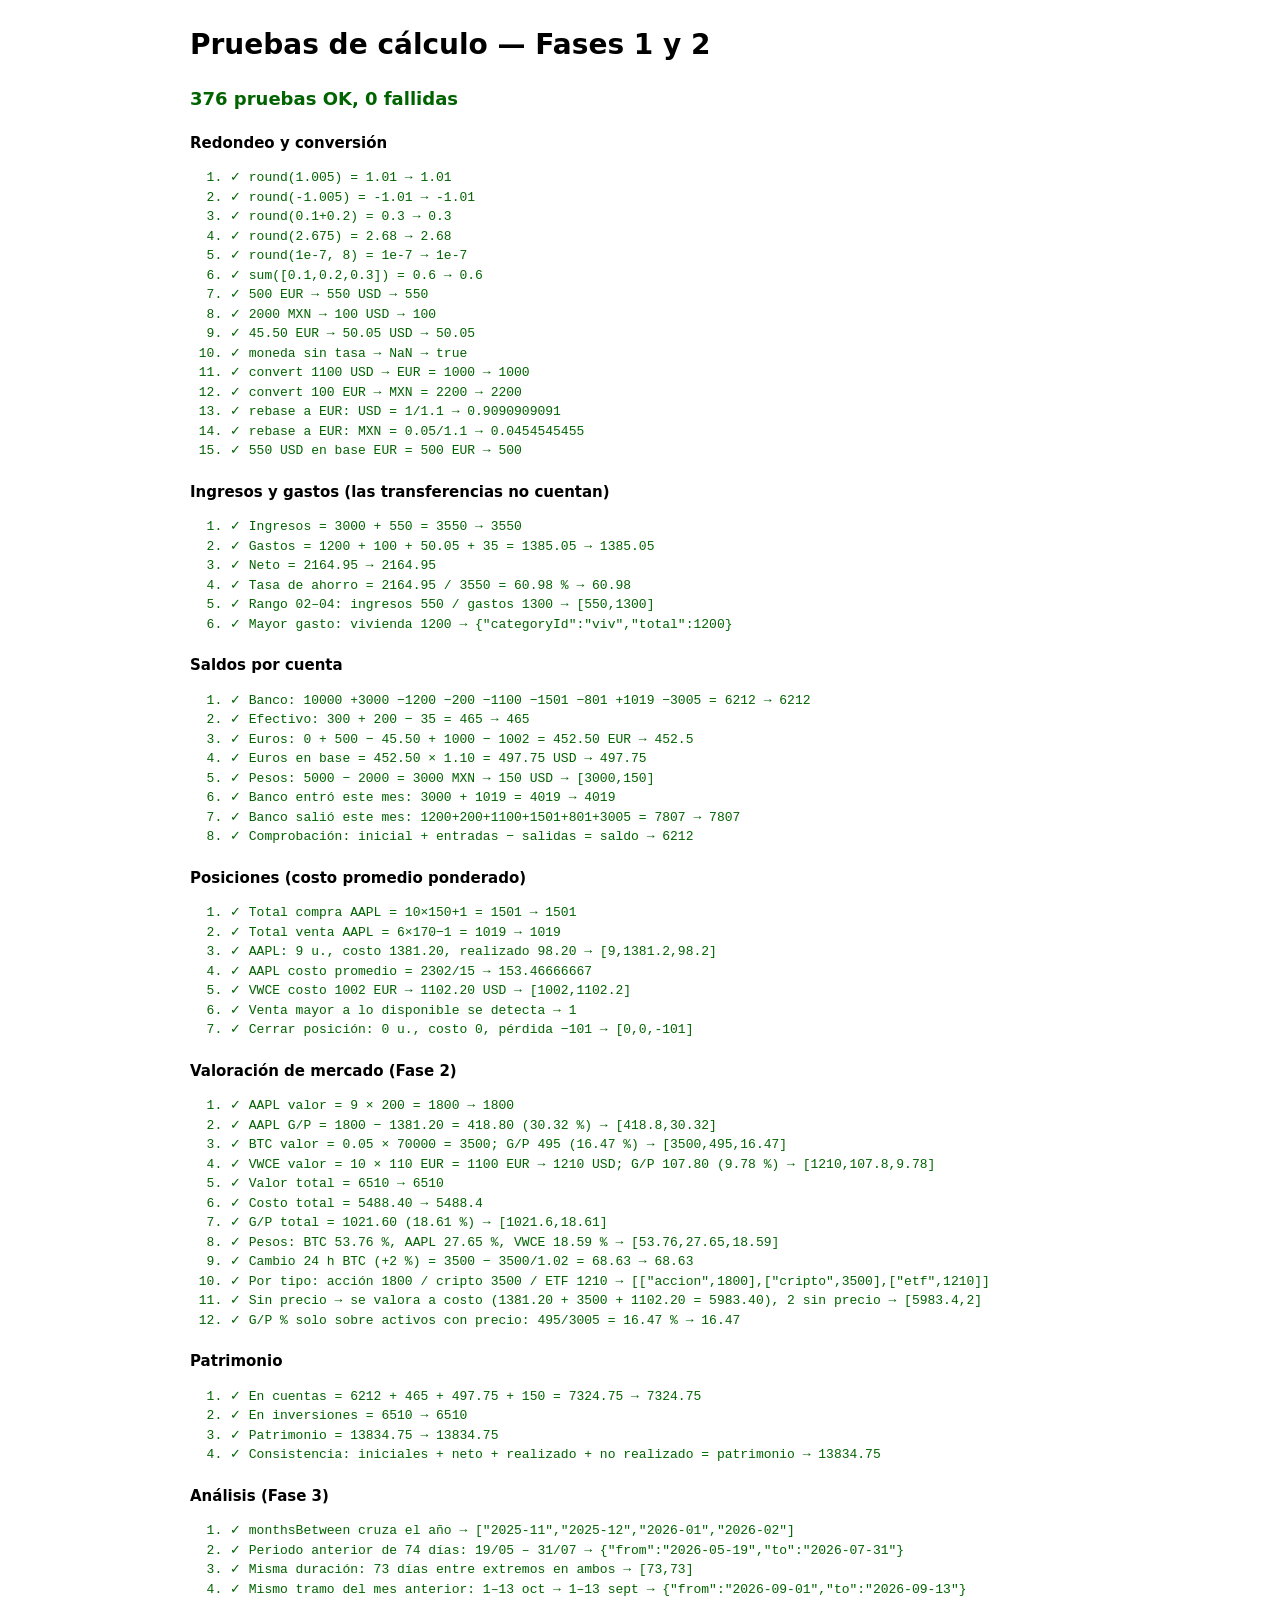
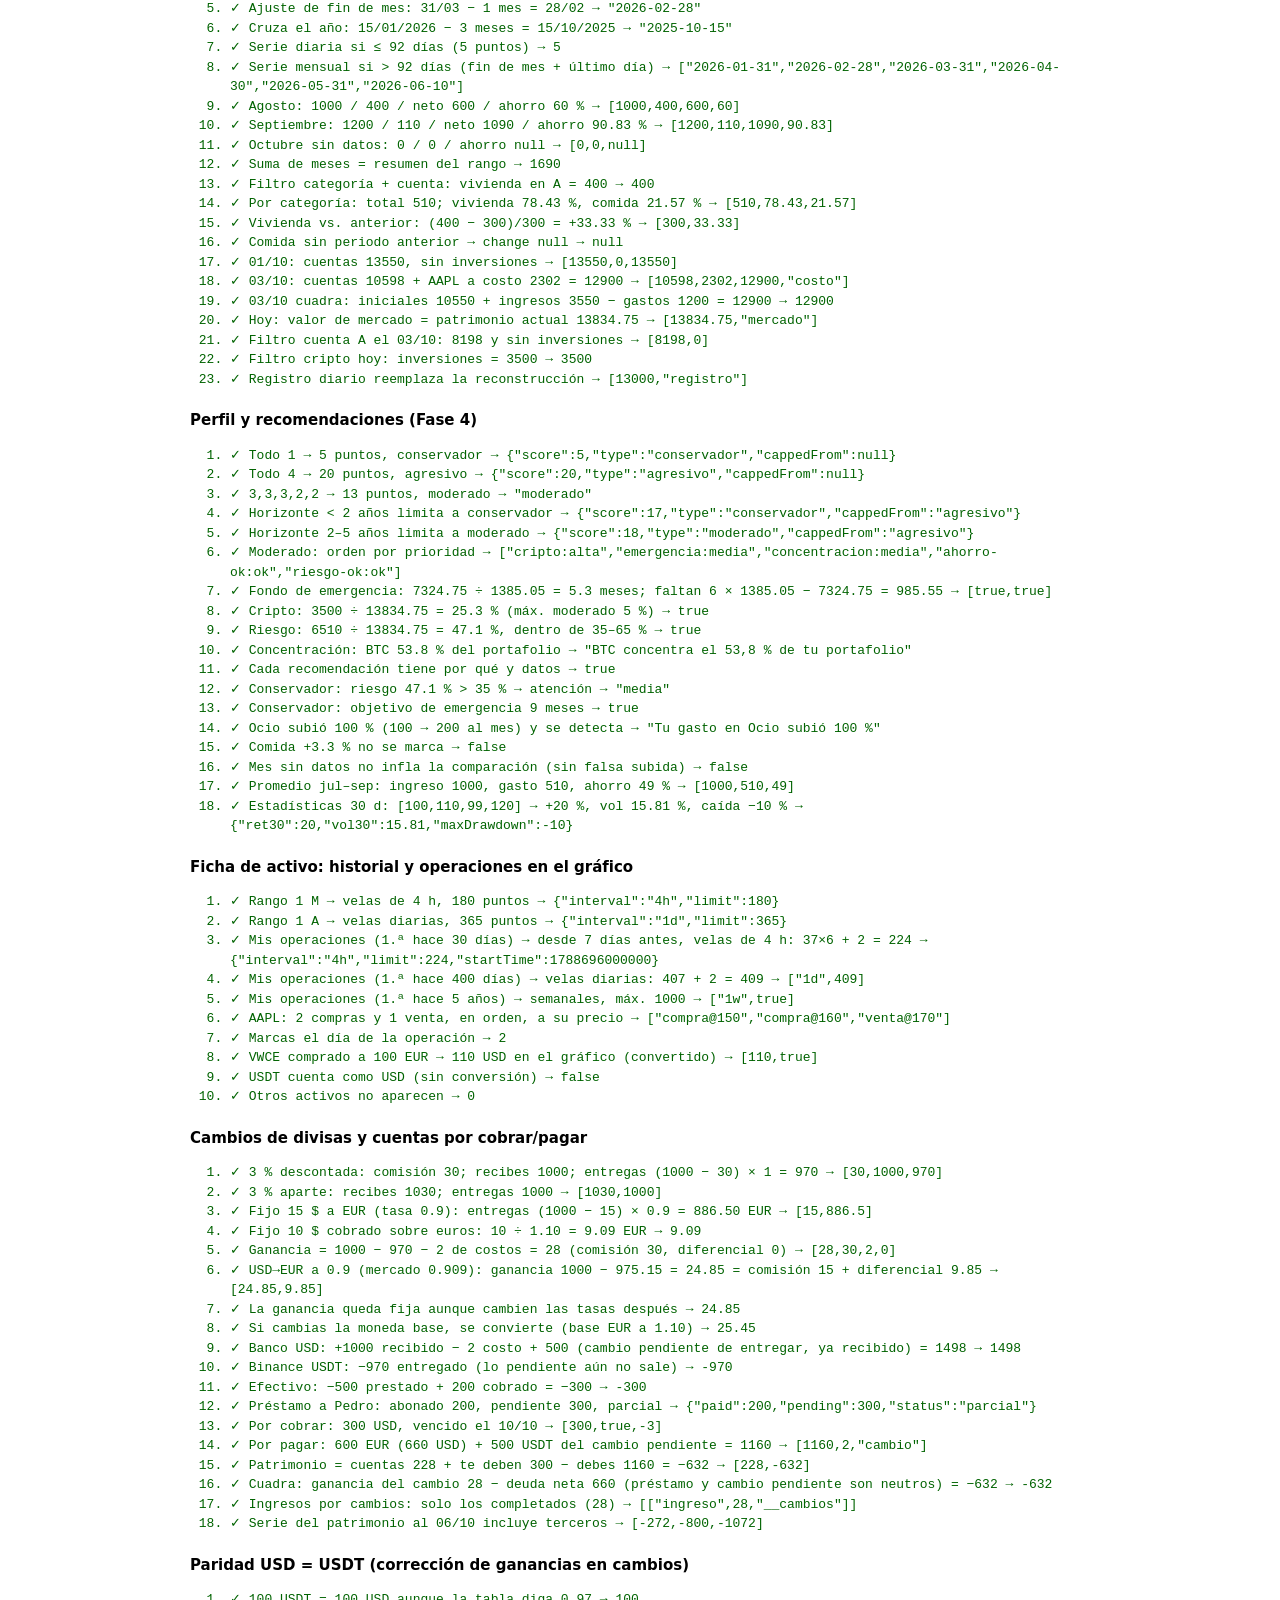
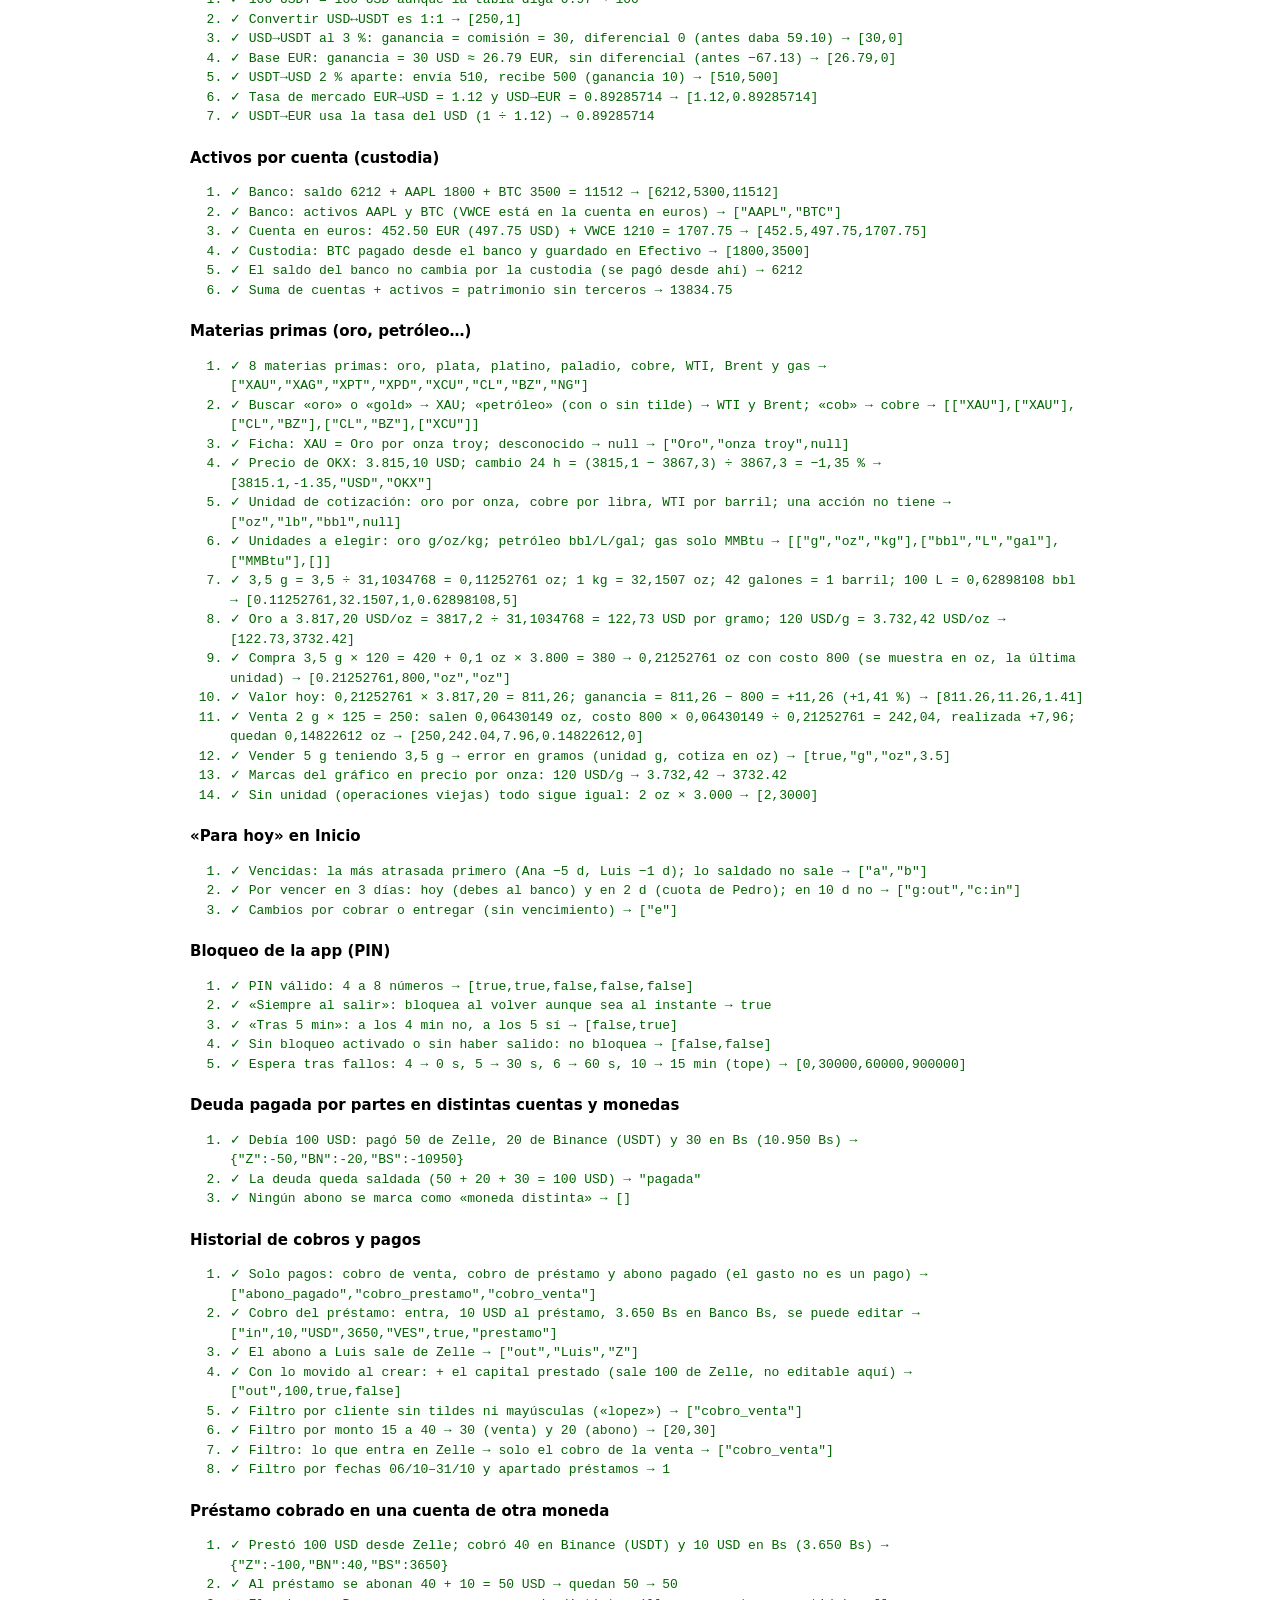
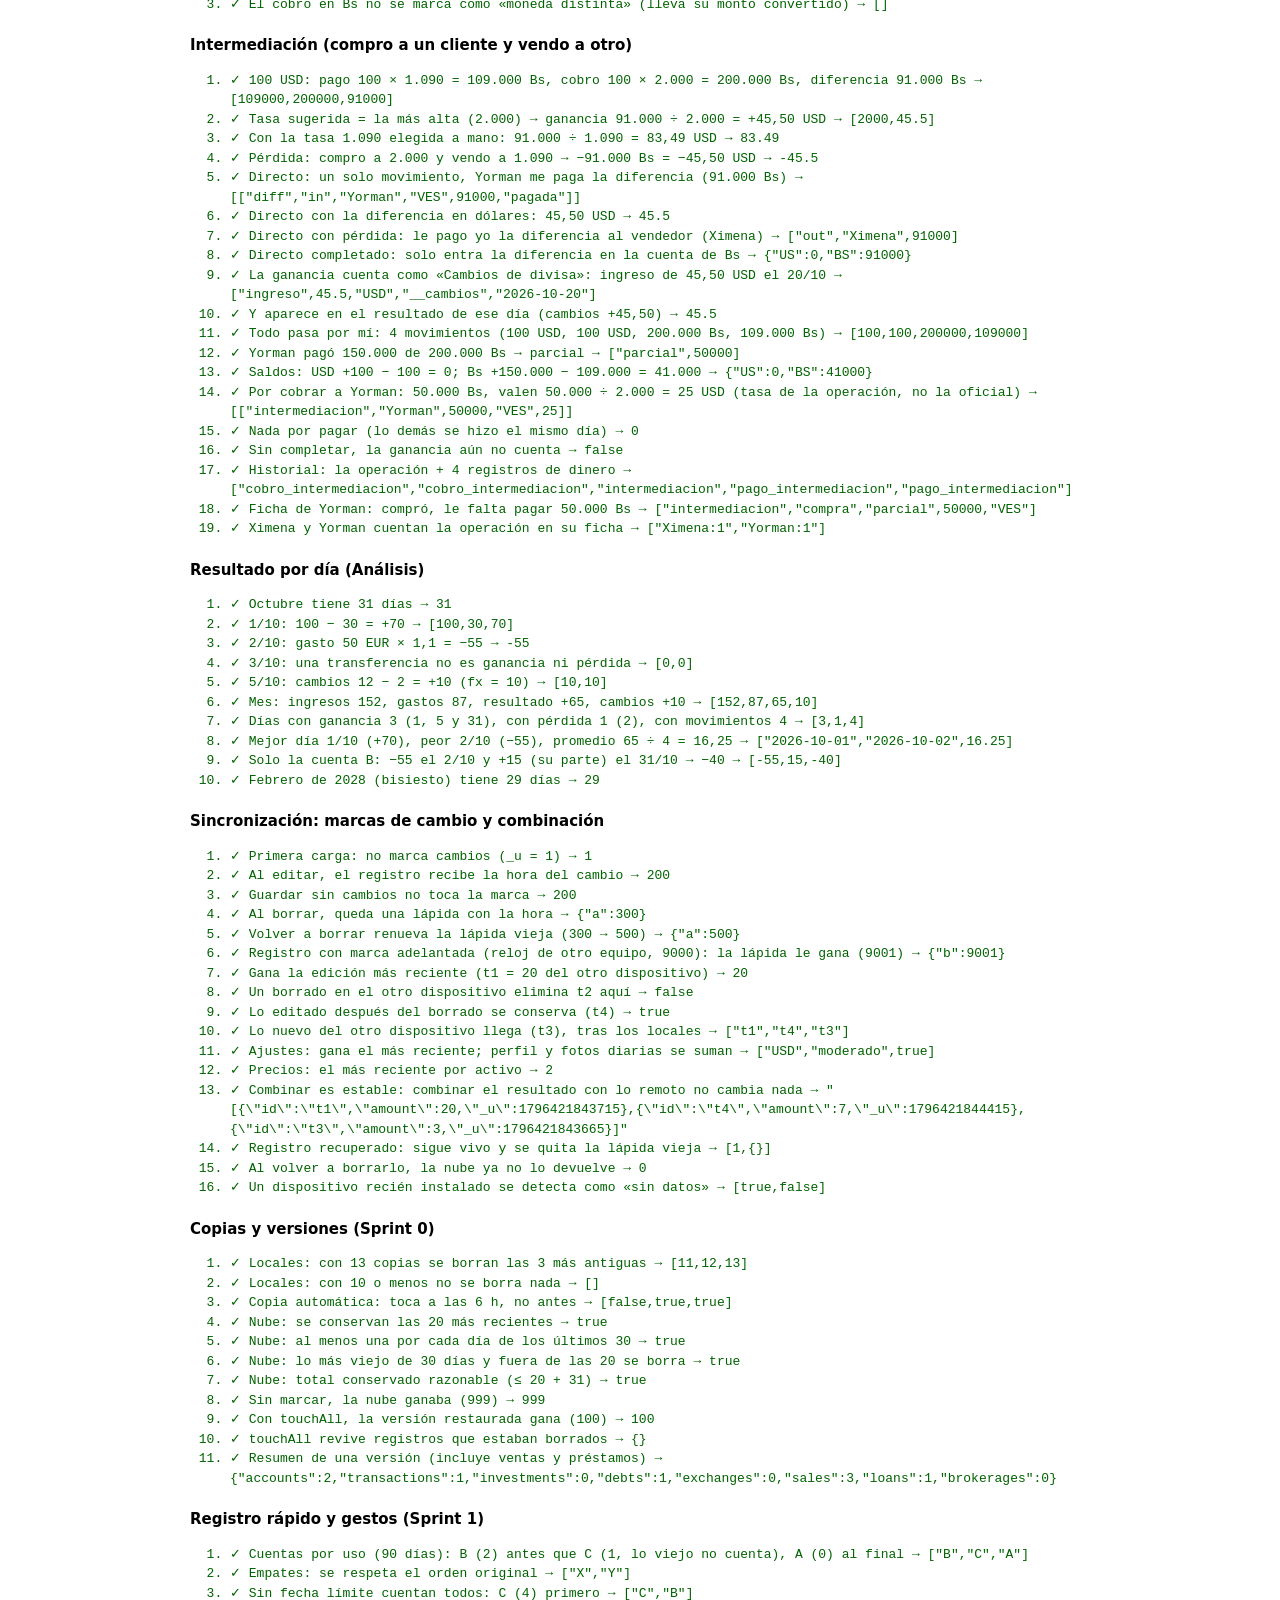
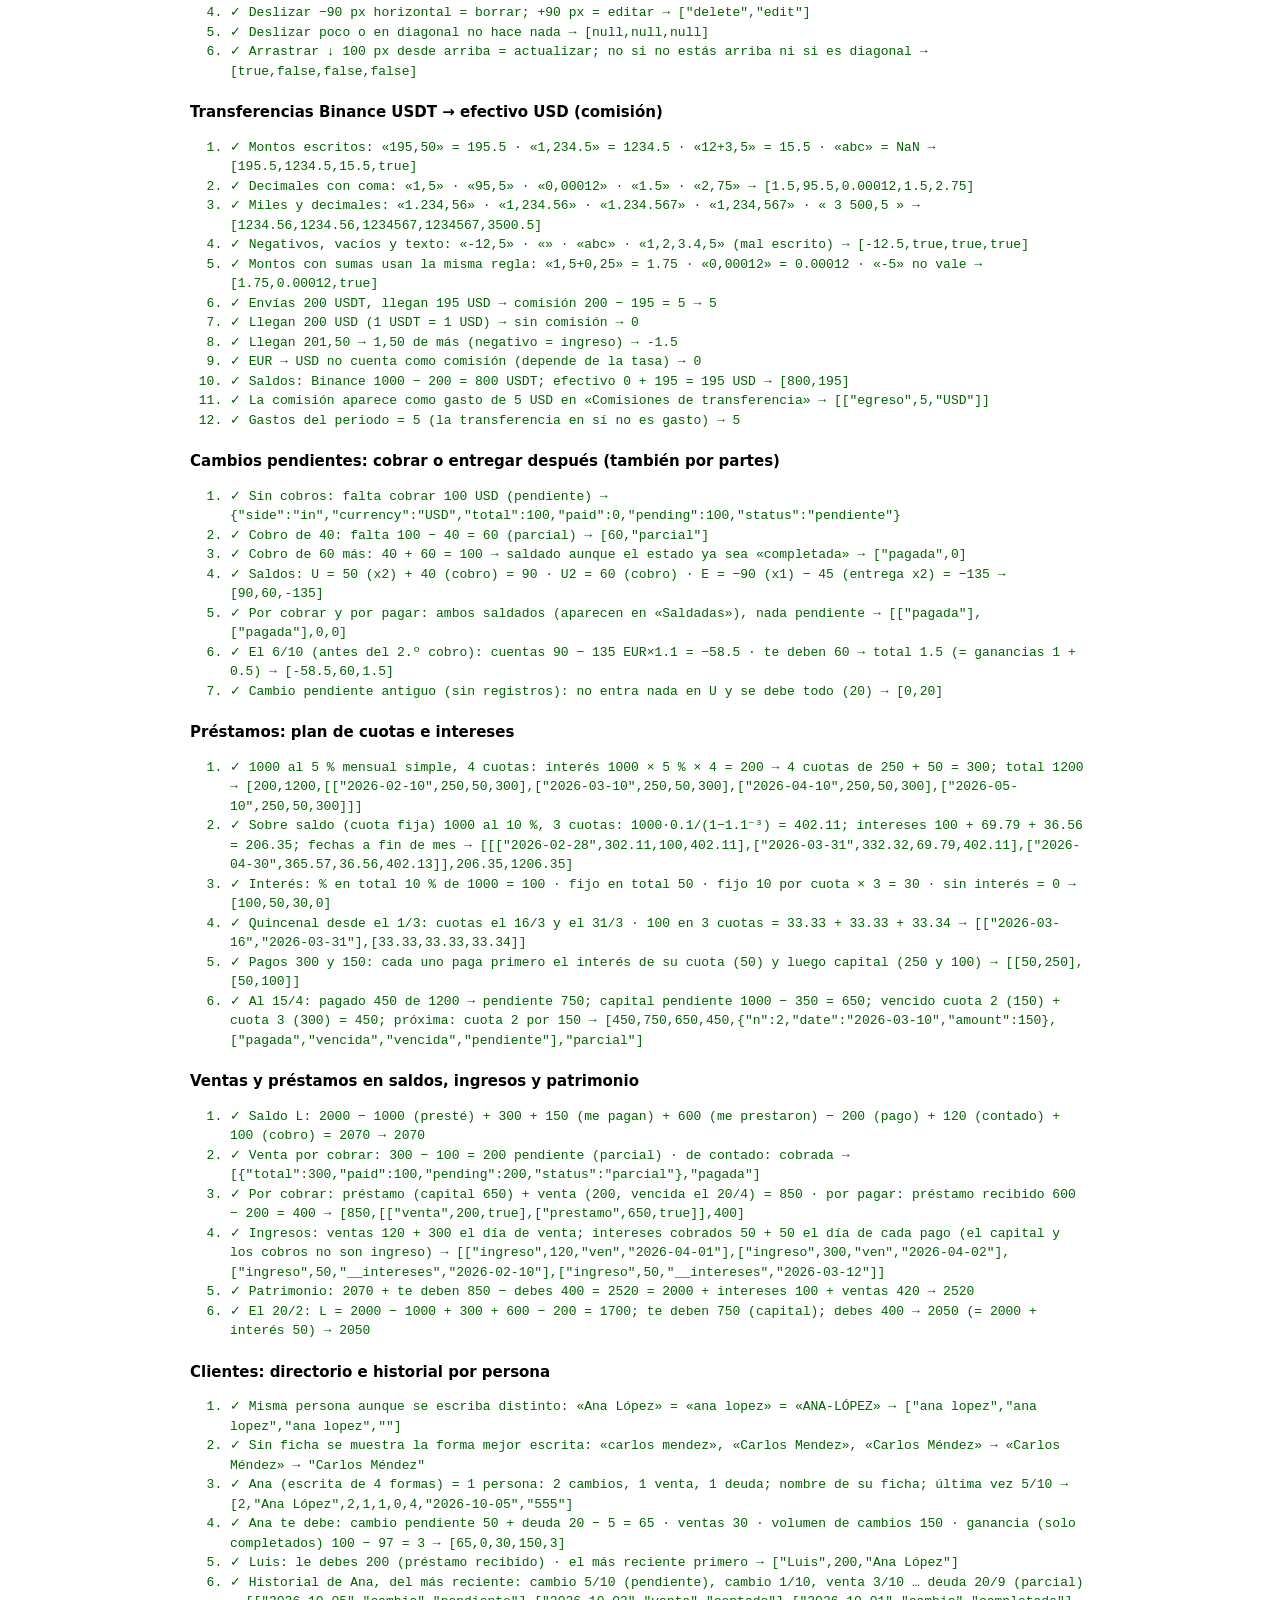
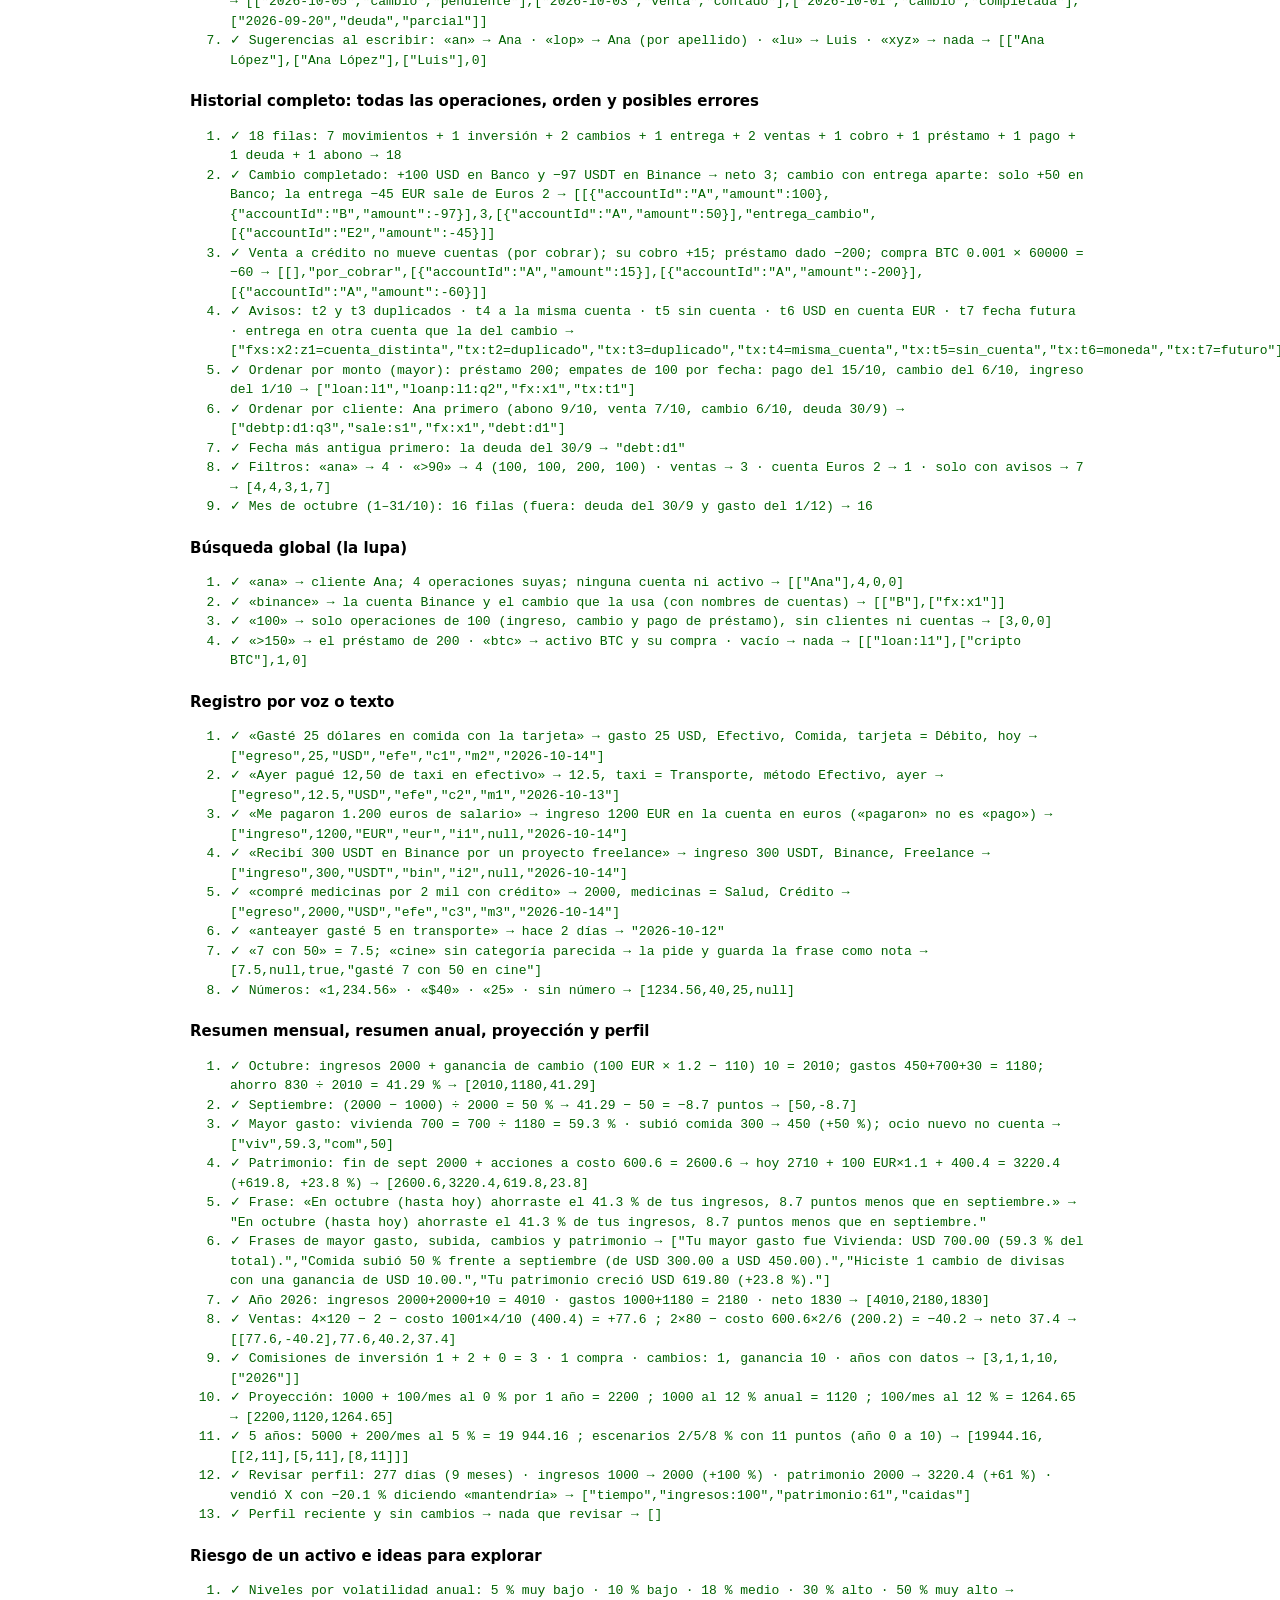
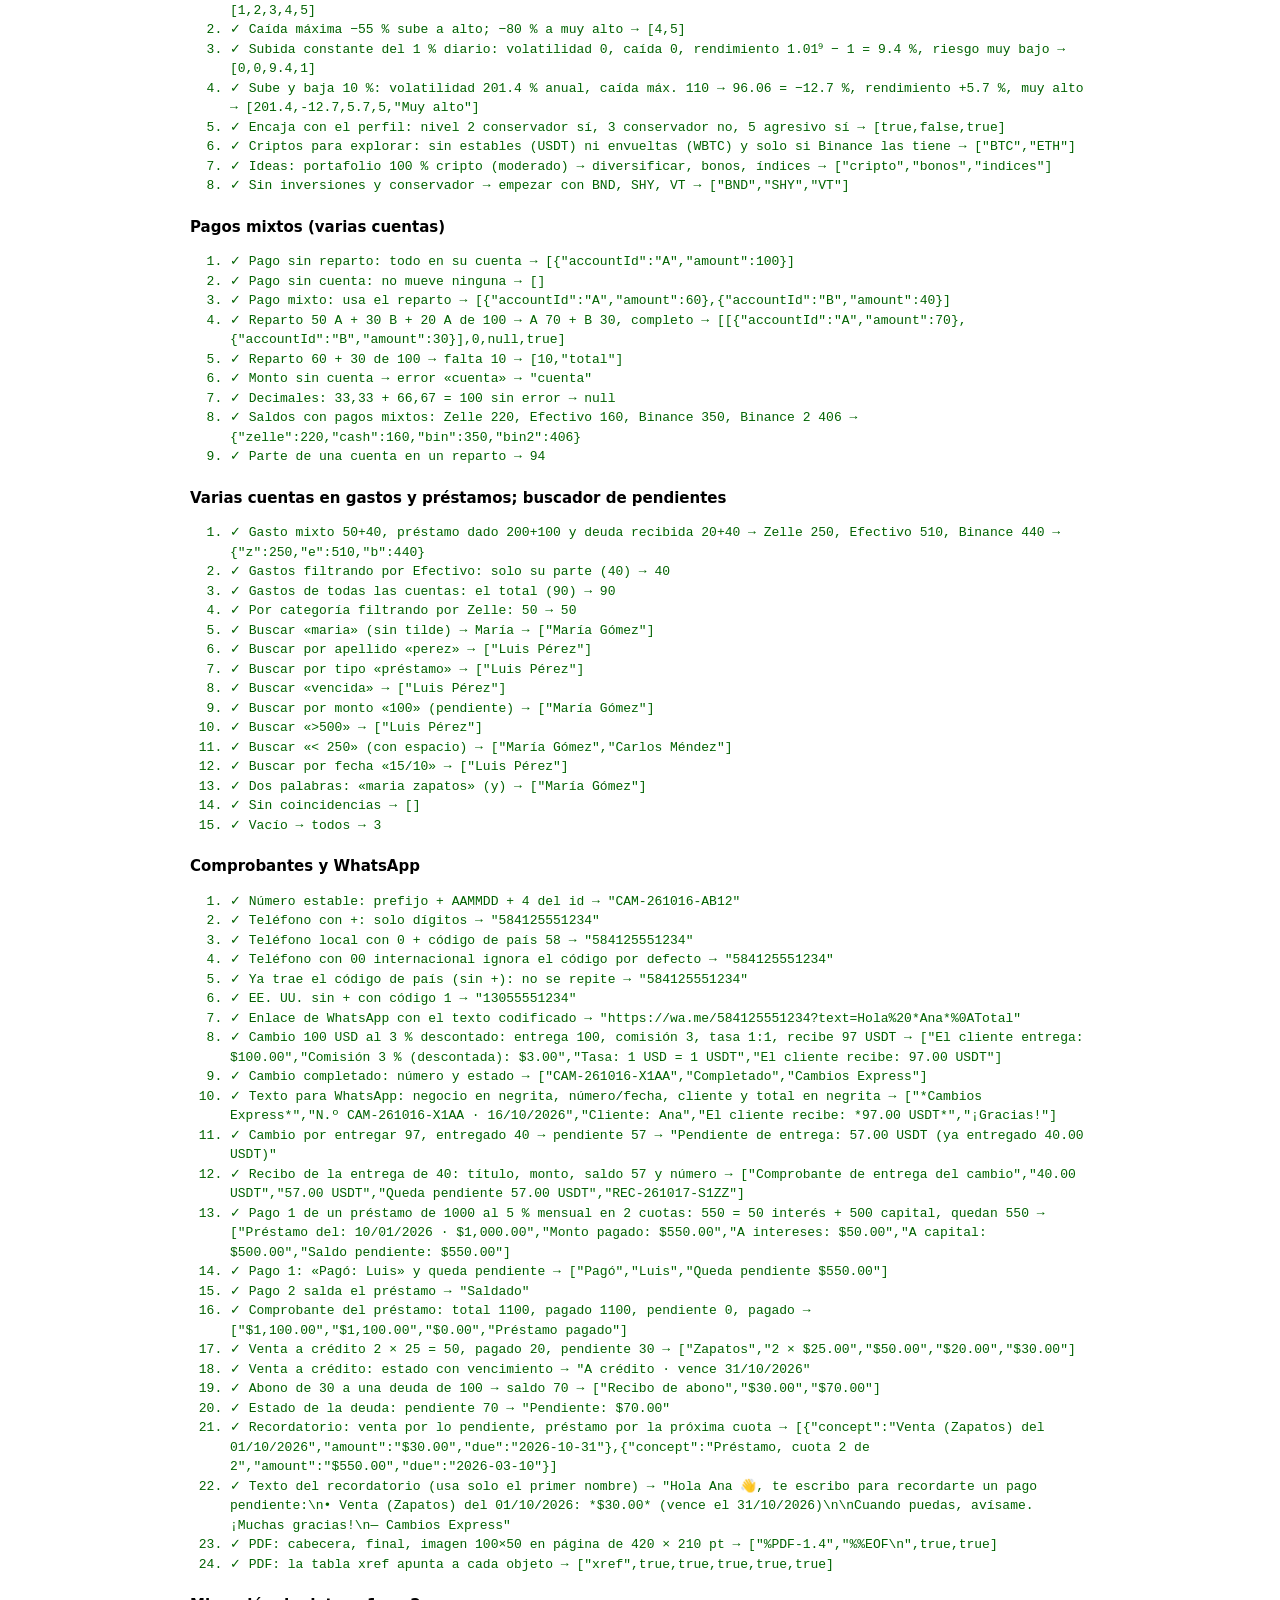
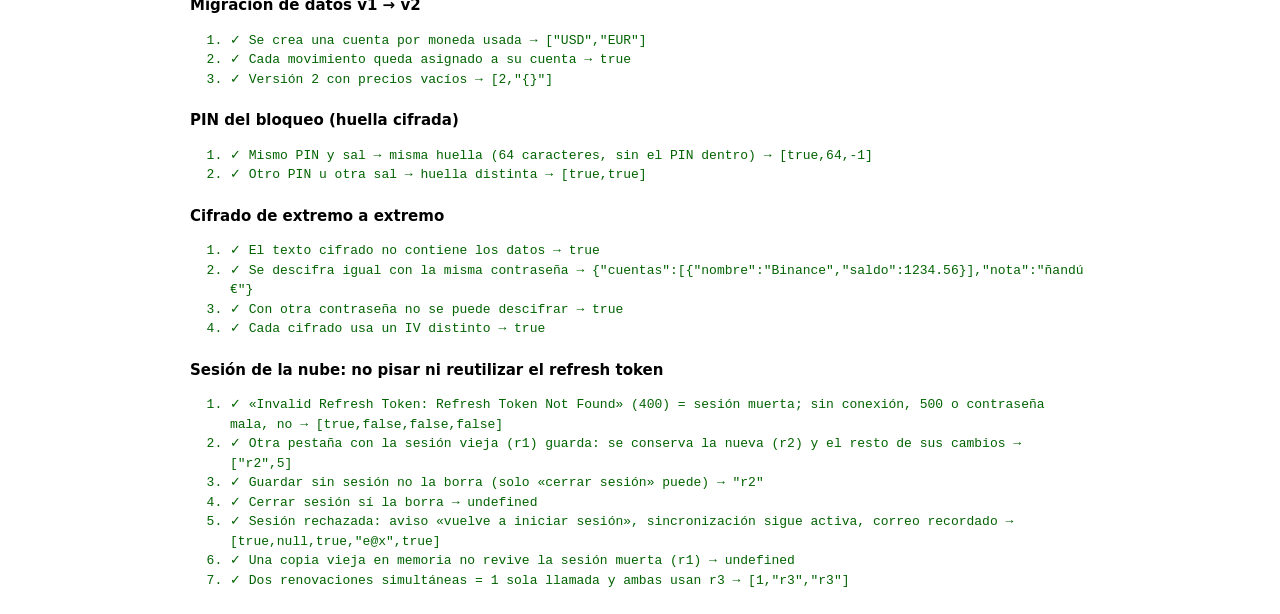
<file: tests/index.html>
<!doctype html>
<html lang="es">
<head>
  <meta charset="utf-8">
  <meta name="viewport" content="width=device-width, initial-scale=1">
  <title>Pruebas de cálculo</title>
  <style>
    body { font: 14px/1.5 system-ui, sans-serif; max-width: 900px; margin: 24px auto; padding: 0 16px; }
    .ok { color: #006300; } .fail { color: #c03232; font-weight: 600; }
    h2 { font-size: 15px; margin: 20px 0 4px; }
    li { font-family: ui-monospace, monospace; font-size: 13px; }
    #summary { font-size: 18px; font-weight: 700; }
  </style>
</head>
<body>
  <h1>Pruebas de cálculo — Fases 1 y 2</h1>
  <p id="summary"></p>
  <div id="out"></div>
  <script src="../js/calc.js"></script>
  <script src="../js/store.js"></script>
  <script src="../js/advisor.js"></script>
  <script src="../js/backups.js"></script>
  <script src="../js/sync.js"></script>
  <script src="../js/voice.js"></script>
  <script src="../js/insights.js"></script>
  <script src="../js/receipt.js"></script>
  <script src="../js/lock.js"></script>
  <script src="../js/prices.js"></script>
  <script>
  (function () {
    var out = document.getElementById('out'), pass = 0, fail = 0, ol;
    function section(t) { var h = document.createElement('h2'); h.textContent = t; out.appendChild(h); ol = document.createElement('ol'); out.appendChild(ol); }
    function eq(name, got, want) {
      var ok = Object.is(got, want) || JSON.stringify(got) === JSON.stringify(want);
      ok ? pass++ : fail++;
      var li = document.createElement('li');
      li.className = ok ? 'ok' : 'fail';
      li.textContent = (ok ? '✓ ' : '✗ ') + name + ' → ' + JSON.stringify(got) + (ok ? '' : '  (esperado ' + JSON.stringify(want) + ')');
      ol.appendChild(li);
    }
    var C = window.Calc;

    section('Redondeo y conversión');
    eq('round(1.005) = 1.01', C.round(1.005), 1.01);
    eq('round(-1.005) = -1.01', C.round(-1.005), -1.01);
    eq('round(0.1+0.2) = 0.3', C.round(0.1 + 0.2), 0.3);
    eq('round(2.675) = 2.68', C.round(2.675), 2.68);
    eq('round(1e-7, 8) = 1e-7', C.round(1e-7, 8), 1e-7);
    eq('sum([0.1,0.2,0.3]) = 0.6', C.sum([0.1, 0.2, 0.3]), 0.6);
    var rates = { USD: 1, EUR: 1.10, MXN: 0.05 };
    eq('500 EUR → 550 USD', C.toBase(500, 'EUR', rates), 550);
    eq('2000 MXN → 100 USD', C.toBase(2000, 'MXN', rates), 100);
    eq('45.50 EUR → 50.05 USD', C.toBase(45.5, 'EUR', rates), 50.05);
    eq('moneda sin tasa → NaN', isNaN(C.toBase(10, 'GBP', rates)), true);
    eq('convert 1100 USD → EUR = 1000', C.convert(1100, 'USD', 'EUR', rates), 1000);
    eq('convert 100 EUR → MXN = 2200', C.convert(100, 'EUR', 'MXN', rates), 2200);
    var eur = C.rebaseRates(rates, 'EUR');
    eq('rebase a EUR: USD = 1/1.1', eur.USD, 0.9090909091);
    eq('rebase a EUR: MXN = 0.05/1.1', eur.MXN, 0.0454545455);
    eq('550 USD en base EUR = 500 EUR', C.toBase(550, 'USD', eur), 500);

    // ---------- Escenario completo (mismo que «Cargar datos de ejemplo») ----------
    var accounts = [
      { id: 'A', name: 'Banco principal', kind: 'banco', currency: 'USD', initialBalance: 10000 },
      { id: 'B', name: 'Efectivo', kind: 'efectivo', currency: 'USD', initialBalance: 300 },
      { id: 'C', name: 'Cuenta en euros', kind: 'banco', currency: 'EUR', initialBalance: 0 },
      { id: 'D', name: 'Pesos MXN', kind: 'efectivo', currency: 'MXN', initialBalance: 5000 }
    ];
    var tx = [
      { type: 'ingreso', date: '2026-10-01', amount: 3000, currency: 'USD', accountId: 'A', categoryId: 'sal' },
      { type: 'ingreso', date: '2026-10-03', amount: 500, currency: 'EUR', accountId: 'C', categoryId: 'fre' },
      { type: 'egreso', date: '2026-10-02', amount: 1200, currency: 'USD', accountId: 'A', categoryId: 'viv' },
      { type: 'egreso', date: '2026-10-04', amount: 2000, currency: 'MXN', accountId: 'D', categoryId: 'com' },
      { type: 'egreso', date: '2026-10-05', amount: 45.5, currency: 'EUR', accountId: 'C', categoryId: 'tra' },
      { type: 'transferencia', date: '2026-10-02', amount: 200, currency: 'USD', fromAccountId: 'A', toAccountId: 'B', toAmount: 200, toCurrency: 'USD' },
      { type: 'transferencia', date: '2026-10-03', amount: 1100, currency: 'USD', fromAccountId: 'A', toAccountId: 'C', toAmount: 1000, toCurrency: 'EUR' },
      { type: 'egreso', date: '2026-10-06', amount: 35, currency: 'USD', accountId: 'B', categoryId: 'oci' }
    ];
    var inv = [
      { id: 'a', side: 'compra', assetType: 'accion', ticker: 'AAPL', quantity: 10, price: 150, currency: 'USD', fee: 1, date: '2026-10-02', createdAt: 1, accountId: 'A' },
      { id: 'b', side: 'compra', assetType: 'accion', ticker: 'AAPL', quantity: 5, price: 160, currency: 'USD', fee: 1, date: '2026-10-03', createdAt: 2, accountId: 'A' },
      { id: 'c', side: 'venta', assetType: 'accion', ticker: 'AAPL', quantity: 6, price: 170, currency: 'USD', fee: 1, date: '2026-10-04', createdAt: 3, accountId: 'A' },
      { id: 'd', side: 'compra', assetType: 'cripto', ticker: 'BTC', quantity: 0.05, price: 60000, currency: 'USD', fee: 5, date: '2026-10-04', createdAt: 4, accountId: 'A' },
      { id: 'e', side: 'compra', assetType: 'etf', ticker: 'VWCE', quantity: 10, price: 100, currency: 'EUR', fee: 2, date: '2026-10-05', createdAt: 5, accountId: 'C' }
    ];
    var prices = {
      'accion|AAPL': { price: 200, currency: 'USD', source: 'manual' },
      'cripto|BTC': { price: 70000, currency: 'USD', change24h: 2, source: 'Binance' },
      'etf|VWCE': { price: 110, currency: 'EUR', source: 'manual' }
    };
    var state = { settings: { rates: rates }, accounts: accounts, transactions: tx, investments: inv, prices: prices };

    section('Ingresos y gastos (las transferencias no cuentan)');
    var s = C.summarizeTransactions(tx, rates);
    eq('Ingresos = 3000 + 550 = 3550', s.income, 3550);
    eq('Gastos = 1200 + 100 + 50.05 + 35 = 1385.05', s.expense, 1385.05);
    eq('Neto = 2164.95', s.net, 2164.95);
    eq('Tasa de ahorro = 2164.95 / 3550 = 60.98 %', s.savingsRate, 60.98);
    var r = C.summarizeTransactions(tx, rates, { from: '2026-10-02', to: '2026-10-04' });
    eq('Rango 02–04: ingresos 550 / gastos 1300', [r.income, r.expense], [550, 1300]);
    eq('Mayor gasto: vivienda 1200', C.totalsByCategory(tx, rates, 'egreso')[0], { categoryId: 'viv', total: 1200 });

    section('Saldos por cuenta');
    var bal = C.accountBalances(state, { from: '2026-10-01', to: '2026-10-31' });
    eq('Banco: 10000 +3000 −1200 −200 −1100 −1501 −801 +1019 −3005 = 6212', bal[0].balance, 6212);
    eq('Efectivo: 300 + 200 − 35 = 465', bal[1].balance, 465);
    eq('Euros: 0 + 500 − 45.50 + 1000 − 1002 = 452.50 EUR', bal[2].balance, 452.5);
    eq('Euros en base = 452.50 × 1.10 = 497.75 USD', bal[2].balanceBase, 497.75);
    eq('Pesos: 5000 − 2000 = 3000 MXN → 150 USD', [bal[3].balance, bal[3].balanceBase], [3000, 150]);
    eq('Banco entró este mes: 3000 + 1019 = 4019', bal[0].inflow, 4019);
    eq('Banco salió este mes: 1200+200+1100+1501+801+3005 = 7807', bal[0].outflow, 7807);
    eq('Comprobación: inicial + entradas − salidas = saldo', C.round(10000 + bal[0].inflow - bal[0].outflow), 6212);

    section('Posiciones (costo promedio ponderado)');
    eq('Total compra AAPL = 10×150+1 = 1501', C.operationTotal(inv[0]), 1501);
    eq('Total venta AAPL = 6×170−1 = 1019', C.operationTotal(inv[2]), 1019);
    var Pos = C.buildPositions(inv, rates);
    var aapl = Pos.positions[0];
    eq('AAPL: 9 u., costo 1381.20, realizado 98.20', [aapl.quantity, aapl.cost, aapl.realized], [9, 1381.2, 98.2]);
    eq('AAPL costo promedio = 2302/15', aapl.avgPrice, 153.46666667);
    eq('VWCE costo 1002 EUR → 1102.20 USD', [Pos.positions[2].cost, Pos.positions[2].costBase], [1002, 1102.2]);
    var bad = inv.concat([{ id: 'x', side: 'venta', assetType: 'accion', ticker: 'AAPL', quantity: 20, price: 1, currency: 'USD', fee: 0, date: '2026-10-06' }]);
    eq('Venta mayor a lo disponible se detecta', C.buildPositions(bad, rates).errors.length, 1);
    var closeAll = [inv[0], { id: 'w', side: 'venta', assetType: 'accion', ticker: 'AAPL', quantity: 10, price: 140, currency: 'USD', fee: 0, date: '2026-10-09' }];
    var ca = C.buildPositions(closeAll, rates).positions[0];
    eq('Cerrar posición: 0 u., costo 0, pérdida −101', [ca.quantity, ca.cost, ca.realized], [0, 0, -101]);

    section('Valoración de mercado (Fase 2)');
    var pf = C.valuePortfolio(Pos.positions, prices, rates);
    var row = function (t) { return pf.rows.filter(function (x) { return x.position.ticker === t; })[0]; };
    eq('AAPL valor = 9 × 200 = 1800', row('AAPL').valueBase, 1800);
    eq('AAPL G/P = 1800 − 1381.20 = 418.80 (30.32 %)', [row('AAPL').pnlBase, row('AAPL').pnlPct], [418.8, 30.32]);
    eq('BTC valor = 0.05 × 70000 = 3500; G/P 495 (16.47 %)', [row('BTC').valueBase, row('BTC').pnlBase, row('BTC').pnlPct], [3500, 495, 16.47]);
    eq('VWCE valor = 10 × 110 EUR = 1100 EUR → 1210 USD; G/P 107.80 (9.78 %)', [row('VWCE').valueBase, row('VWCE').pnlBase, row('VWCE').pnlPct], [1210, 107.8, 9.78]);
    eq('Valor total = 6510', pf.value, 6510);
    eq('Costo total = 5488.40', pf.cost, 5488.4);
    eq('G/P total = 1021.60 (18.61 %)', [pf.pnl, pf.pnlPct], [1021.6, 18.61]);
    eq('Pesos: BTC 53.76 %, AAPL 27.65 %, VWCE 18.59 %', pf.rows.map(function (x) { return x.weight; }), [53.76, 27.65, 18.59]);
    eq('Cambio 24 h BTC (+2 %) = 3500 − 3500/1.02 = 68.63', pf.dayChange, 68.63);
    eq('Por tipo: acción 1800 / cripto 3500 / ETF 1210', pf.byType.map(function (t) { return [t.assetType, t.value]; }).sort(),
      [['accion', 1800], ['cripto', 3500], ['etf', 1210]]);
    var noPrice = C.valuePortfolio(Pos.positions, { 'cripto|BTC': prices['cripto|BTC'] }, rates);
    eq('Sin precio → se valora a costo (1381.20 + 3500 + 1102.20 = 5983.40), 2 sin precio', [noPrice.value, noPrice.unpriced], [5983.4, 2]);
    eq('G/P % solo sobre activos con precio: 495/3005 = 16.47 %', noPrice.pnlPct, 16.47);

    section('Patrimonio');
    var nw = C.netWorth(state);
    eq('En cuentas = 6212 + 465 + 497.75 + 150 = 7324.75', nw.cash, 7324.75);
    eq('En inversiones = 6510', nw.invested, 6510);
    eq('Patrimonio = 13834.75', nw.total, 13834.75);
    // Saldos iniciales (10000+300+0+250) + neto 2164.95 + realizado 98.20 + no realizado 1021.60
    eq('Consistencia: iniciales + neto + realizado + no realizado = patrimonio', C.round(10550 + s.net + pf.realized + pf.pnl), nw.total);

    section('Análisis (Fase 3)');
    eq('monthsBetween cruza el año', C.monthsBetween('2025-11-15', '2026-02-01'), ['2025-11', '2025-12', '2026-01', '2026-02']);
    eq('Periodo anterior de 74 días: 19/05 – 31/07', C.previousPeriod('2026-08-01', '2026-10-13'), { from: '2026-05-19', to: '2026-07-31' });
    eq('Misma duración: 73 días entre extremos en ambos', [C.daysBetween('2026-08-01', '2026-10-13'), C.daysBetween('2026-05-19', '2026-07-31')], [73, 73]);
    eq('Mismo tramo del mes anterior: 1–13 oct → 1–13 sept', C.previousByMonths('2026-10-01', '2026-10-13', 1), { from: '2026-09-01', to: '2026-09-13' });
    eq('Ajuste de fin de mes: 31/03 − 1 mes = 28/02', C.shiftMonths('2026-03-31', -1), '2026-02-28');
    eq('Cruza el año: 15/01/2026 − 3 meses = 15/10/2025', C.shiftMonths('2026-01-15', -3), '2025-10-15');
    eq('Serie diaria si ≤ 92 días (5 puntos)', C.seriesDates('2026-01-01', '2026-01-05').length, 5);
    eq('Serie mensual si > 92 días (fin de mes + último día)', C.seriesDates('2026-01-15', '2026-06-10'),
      ['2026-01-31', '2026-02-28', '2026-03-31', '2026-04-30', '2026-05-31', '2026-06-10']);
    var atx = [
      { type: 'egreso', date: '2026-07-10', amount: 300, currency: 'USD', accountId: 'A', categoryId: 'viv' },
      { type: 'ingreso', date: '2026-08-05', amount: 1000, currency: 'USD', accountId: 'A', categoryId: 'sal' },
      { type: 'egreso', date: '2026-08-20', amount: 400, currency: 'USD', accountId: 'A', categoryId: 'viv' },
      { type: 'ingreso', date: '2026-09-01', amount: 1200, currency: 'USD', accountId: 'A', categoryId: 'sal' },
      { type: 'egreso', date: '2026-09-03', amount: 100, currency: 'EUR', accountId: 'C', categoryId: 'com' },
      { type: 'transferencia', date: '2026-09-10', amount: 50, currency: 'USD', fromAccountId: 'A', toAccountId: 'B', toAmount: 50, toCurrency: 'USD' }
    ];
    var arange = { from: '2026-08-01', to: '2026-10-13' };
    var cf = C.monthlyCashflow(atx, rates, arange);
    eq('Agosto: 1000 / 400 / neto 600 / ahorro 60 %', [cf[0].income, cf[0].expense, cf[0].net, cf[0].savingsRate], [1000, 400, 600, 60]);
    eq('Septiembre: 1200 / 110 / neto 1090 / ahorro 90.83 %', [cf[1].income, cf[1].expense, cf[1].net, cf[1].savingsRate], [1200, 110, 1090, 90.83]);
    eq('Octubre sin datos: 0 / 0 / ahorro null', [cf[2].income, cf[2].expense, cf[2].savingsRate], [0, 0, null]);
    eq('Suma de meses = resumen del rango', C.sum(cf.map(function (m) { return m.net; })), C.summarizeTransactions(atx, rates, arange).net);
    eq('Filtro categoría + cuenta: vivienda en A = 400', C.summarizeTransactions(atx, rates, { from: '2026-08-01', to: '2026-10-13', categoryId: 'viv', accountId: 'A' }).expense, 400);
    var cb = C.categoryBreakdown(atx, rates, 'egreso', arange);
    eq('Por categoría: total 510; vivienda 78.43 %, comida 21.57 %', [cb.total, cb.rows[0].share, cb.rows[1].share], [510, 78.43, 21.57]);
    eq('Vivienda vs. anterior: (400 − 300)/300 = +33.33 %', [cb.rows[0].prev, cb.rows[0].change], [300, 33.33]);
    eq('Comida sin periodo anterior → change null', cb.rows[1].change, null);

    var series = C.netWorthSeries(state, ['2026-10-01', '2026-10-03', '2026-10-31'], { today: '2026-10-31' });
    eq('01/10: cuentas 13550, sin inversiones', [series[0].cash, series[0].invested, series[0].total], [13550, 0, 13550]);
    eq('03/10: cuentas 10598 + AAPL a costo 2302 = 12900', [series[1].cash, series[1].invested, series[1].total, series[1].source], [10598, 2302, 12900, 'costo']);
    eq('03/10 cuadra: iniciales 10550 + ingresos 3550 − gastos 1200 = 12900', C.round(10550 + 3550 - 1200), series[1].total);
    eq('Hoy: valor de mercado = patrimonio actual 13834.75', [series[2].total, series[2].source], [nw.total, 'mercado']);
    eq('Filtro cuenta A el 03/10: 8198 y sin inversiones', (function () { var x = C.netWorthSeries(state, ['2026-10-03'], { accountId: 'A' })[0]; return [x.cash, x.invested]; })(), [8198, 0]);
    eq('Filtro cripto hoy: inversiones = 3500', C.netWorthSeries(state, ['2026-10-31'], { today: '2026-10-31', assetType: 'cripto' })[0].invested, 3500);
    var withSnap = Object.assign({}, state, { snapshots: { '2026-10-03': { cash: 10000, invested: 3000, total: 13000 } } });
    eq('Registro diario reemplaza la reconstrucción', (function () { var x = C.netWorthSeries(withSnap, ['2026-10-03'], { today: '2026-10-31' })[0]; return [x.total, x.source]; })(), [13000, 'registro']);

    section('Perfil y recomendaciones (Fase 4)');
    var A = window.Advisor;
    var all = function (v) { return { horizon: v, drop: v, goal: v, experience: v, income: v }; };
    eq('Todo 1 → 5 puntos, conservador', A.scoreProfile(all(1)), { score: 5, type: 'conservador', cappedFrom: null });
    eq('Todo 4 → 20 puntos, agresivo', A.scoreProfile(all(4)), { score: 20, type: 'agresivo', cappedFrom: null });
    eq('3,3,3,2,2 → 13 puntos, moderado', A.scoreProfile({ horizon: 3, drop: 3, goal: 3, experience: 2, income: 2 }).type, 'moderado');
    eq('Horizonte < 2 años limita a conservador', A.scoreProfile({ horizon: 1, drop: 4, goal: 4, experience: 4, income: 4 }), { score: 17, type: 'conservador', cappedFrom: 'agresivo' });
    eq('Horizonte 2–5 años limita a moderado', A.scoreProfile({ horizon: 2, drop: 4, goal: 4, experience: 4, income: 4 }), { score: 18, type: 'moderado', cappedFrom: 'agresivo' });

    var fmtUsd = function (v) { return 'USD ' + v.toFixed(2); };
    var recs = A.recommend(state, { type: 'moderado' }, '2026-10-31', fmtUsd);
    eq('Moderado: orden por prioridad', recs.map(function (r) { return r.id + ':' + r.severity; }),
      ['cripto:alta', 'emergencia:media', 'concentracion:media', 'ahorro-ok:ok', 'riesgo-ok:ok']);
    var byIdR = function (id, list) { return (list || recs).filter(function (r) { return r.id === id; })[0]; };
    eq('Fondo de emergencia: 7324.75 ÷ 1385.05 = 5.3 meses; faltan 6 × 1385.05 − 7324.75 = 985.55',
      [byIdR('emergencia').data.indexOf('= 5,3 meses') > -1, byIdR('emergencia').title.indexOf('985.55') > -1], [true, true]);
    eq('Cripto: 3500 ÷ 13834.75 = 25.3 % (máx. moderado 5 %)', byIdR('cripto').data.indexOf('25,3 %') > -1, true);
    eq('Riesgo: 6510 ÷ 13834.75 = 47.1 %, dentro de 35–65 %', byIdR('riesgo-ok').data.indexOf('47,1 %') > -1, true);
    eq('Concentración: BTC 53.8 % del portafolio', byIdR('concentracion').title, 'BTC concentra el 53,8 % de tu portafolio');
    eq('Cada recomendación tiene por qué y datos', recs.every(function (r) { return r.why.length > 20 && r.data.length > 10; }), true);

    var recsC = A.recommend(state, { type: 'conservador' }, '2026-10-31', fmtUsd);
    eq('Conservador: riesgo 47.1 % > 35 % → atención', byIdR('riesgo-alto', recsC).severity, 'media');
    eq('Conservador: objetivo de emergencia 9 meses', byIdR('emergencia', recsC).data.indexOf('Objetivo: 9 meses') > -1, true);

    // Categoría que crece: Ocio 100 → 200 al mes (abr–jun vs. jul–sep)
    var g = { settings: { rates: rates }, accounts: [{ id: 'A', currency: 'USD', initialBalance: 0 }], investments: [], prices: {},
      categories: [{ id: 'oci', name: 'Ocio', type: 'egreso' }, { id: 'com', name: 'Comida', type: 'egreso' }], transactions: [] };
    ['04', '05', '06', '07', '08', '09'].forEach(function (m, i) {
      g.transactions.push({ type: 'ingreso', date: '2026-' + m + '-01', amount: 1000, currency: 'USD', accountId: 'A', categoryId: 'sal' });
      g.transactions.push({ type: 'egreso', date: '2026-' + m + '-10', amount: i < 3 ? 100 : 200, currency: 'USD', accountId: 'A', categoryId: 'oci' });
      g.transactions.push({ type: 'egreso', date: '2026-' + m + '-12', amount: i < 3 ? 300 : 310, currency: 'USD', accountId: 'A', categoryId: 'com' });
    });
    var gr = A.recommend(g, { type: 'moderado' }, '2026-10-15', fmtUsd);
    eq('Ocio subió 100 % (100 → 200 al mes) y se detecta', byIdR('gasto-oci', gr) && byIdR('gasto-oci', gr).title, 'Tu gasto en Ocio subió 100 %');
    eq('Comida +3.3 % no se marca', !!byIdR('gasto-com', gr), false);
    // Si se empezó a registrar en mayo, abril (sin datos) no cuenta: 100/mes en may–jun vs. 100/mes en jul–sep → sin alerta
    var g2 = JSON.parse(JSON.stringify(g));
    g2.transactions = g2.transactions.filter(function (t) { return t.date.slice(5, 7) !== '04'; })
      .map(function (t) { if (t.categoryId === 'oci') t.amount = 100; return t; });
    eq('Mes sin datos no infla la comparación (sin falsa subida)', !!byIdR('gasto-oci', A.recommend(g2, { type: 'moderado' }, '2026-10-15', fmtUsd)), false);
    eq('Promedio jul–sep: ingreso 1000, gasto 510, ahorro 49 %', (function () { var m = A.monthlyAverages(g, '2026-10-15', 3); return [m.income, m.expense, m.savingsRate]; })(), [1000, 510, 49]);

    eq('Estadísticas 30 d: [100,110,99,120] → +20 %, vol 15.81 %, caída −10 %', C.priceStats([100, 110, 99, 120]), { ret30: 20, vol30: 15.81, maxDrawdown: -10 });

    section('Ficha de activo: historial y operaciones en el gráfico');
    var NOW = Date.parse('2026-10-13T12:00:00Z'), DAY = 86400000;
    eq('Rango 1 M → velas de 4 h, 180 puntos', C.klinePlan('1M', NOW), { interval: '4h', limit: 180 });
    eq('Rango 1 A → velas diarias, 365 puntos', C.klinePlan('1A', NOW), { interval: '1d', limit: 365 });
    eq('Mis operaciones (1.ª hace 30 días) → desde 7 días antes, velas de 4 h: 37×6 + 2 = 224',
      C.klinePlan('mis', NOW, NOW - 30 * DAY), { interval: '4h', limit: 224, startTime: NOW - 37 * DAY });
    eq('Mis operaciones (1.ª hace 400 días) → velas diarias: 407 + 2 = 409', (function () { var p = C.klinePlan('mis', NOW, NOW - 400 * DAY); return [p.interval, p.limit]; })(), ['1d', 409]);
    eq('Mis operaciones (1.ª hace 5 años) → semanales, máx. 1000', (function () { var p = C.klinePlan('mis', NOW, NOW - 1825 * DAY); return [p.interval, p.limit <= 1000]; })(), ['1w', true]);
    var mAapl = C.opMarkers(inv, 'accion', 'aapl', rates, 'USD');
    eq('AAPL: 2 compras y 1 venta, en orden, a su precio', mAapl.map(function (m) { return m.kind + '@' + m.y; }), ['compra@150', 'compra@160', 'venta@170']);
    eq('Marcas el día de la operación', new Date(mAapl[0].t).getDate(), 2);
    var mV = C.opMarkers(inv, 'etf', 'VWCE', rates, 'USD');
    eq('VWCE comprado a 100 EUR → 110 USD en el gráfico (convertido)', [mV[0].y, mV[0].converted], [110, true]);
    eq('USDT cuenta como USD (sin conversión)', C.opMarkers([{ assetType: 'cripto', ticker: 'ETH', side: 'compra', price: 2500, currency: 'USDT', date: '2026-10-01' }], 'cripto', 'ETH', rates, 'USD')[0].converted, false);
    eq('Otros activos no aparecen', C.opMarkers(inv, 'cripto', 'ETH', rates, 'USD').length, 0);

    section('Cambios de divisas y cuentas por cobrar/pagar');
    var fxRates = { USD: 1, USDT: 1, EUR: 1.10 };
    var q1 = C.exchangeQuote({ amount: 1000, inCurrency: 'USD', outCurrency: 'USDT', rate: 1, commission: { mode: 'porcentaje', value: 3, charge: 'descontada' } }, fxRates);
    eq('3 % descontada: comisión 30; recibes 1000; entregas (1000 − 30) × 1 = 970', [q1.commission, q1.received, q1.delivered], [30, 1000, 970]);
    var q2 = C.exchangeQuote({ amount: 1000, inCurrency: 'USD', outCurrency: 'USDT', rate: 1, commission: { mode: 'porcentaje', value: 3, charge: 'aparte' } }, fxRates);
    eq('3 % aparte: recibes 1030; entregas 1000', [q2.received, q2.delivered], [1030, 1000]);
    var q3 = C.exchangeQuote({ amount: 1000, inCurrency: 'USD', outCurrency: 'EUR', rate: 0.9, commission: { mode: 'fijo', value: 15, currency: 'USD', charge: 'descontada' } }, fxRates);
    eq('Fijo 15 $ a EUR (tasa 0.9): entregas (1000 − 15) × 0.9 = 886.50 EUR', [q3.commission, q3.delivered], [15, 886.5]);
    var q4 = C.exchangeQuote({ amount: 500, inCurrency: 'EUR', outCurrency: 'USD', rate: 1.1, commission: { mode: 'fijo', value: 10, currency: 'USD', charge: 'descontada' } }, fxRates);
    eq('Fijo 10 $ cobrado sobre euros: 10 ÷ 1.10 = 9.09 EUR', q4.commission, 9.09);

    var snapUsd = { base: 'USD', rates: fxRates };
    var x1 = { id: 'x1', date: '2026-10-05', client: 'Ana', status: 'completada', amount: 1000, inCurrency: 'USD', outCurrency: 'USDT', rate: 1,
      received: 1000, delivered: 970, commissionAmount: 30, inAccountId: 'BU', outAccountId: 'BN', snapshot: snapUsd,
      costs: [{ concept: 'Comisión bancaria', amount: 2, currency: 'USD', accountId: 'BU' }] };
    var p1 = C.exchangeProfit(x1, fxRates);
    eq('Ganancia = 1000 − 970 − 2 de costos = 28 (comisión 30, diferencial 0)', [p1.profit, p1.commission, p1.costs, p1.spread], [28, 30, 2, 0]);
    var x3 = Object.assign({}, x1, { outCurrency: 'EUR', rate: 0.9, delivered: 886.5, commissionAmount: 15, costs: [] });
    var p3 = C.exchangeProfit(x3, fxRates);
    eq('USD→EUR a 0.9 (mercado 0.909): ganancia 1000 − 975.15 = 24.85 = comisión 15 + diferencial 9.85', [p3.profit, p3.spread], [24.85, 9.85]);
    eq('La ganancia queda fija aunque cambien las tasas después', C.exchangeProfit(x3, { USD: 1, EUR: 1.30, USDT: 1 }).profit, 24.85);
    eq('Si cambias la moneda base, se convierte (base EUR a 1.10)', C.exchangeProfit(x1, { USD: 0.9090909091, EUR: 1, USDT: 0.9090909091 }).profit, 25.45);

    var x2 = { id: 'x2', date: '2026-10-08', client: 'Luis', status: 'pendiente_entrega', amount: 500, inCurrency: 'USD', outCurrency: 'USDT', rate: 1,
      received: 500, delivered: 500, commissionAmount: 0, inAccountId: 'BU', outAccountId: 'BN', snapshot: snapUsd, costs: [] };
    var tps = {
      settings: { rates: fxRates, baseCurrency: 'USD' }, prices: {}, investments: [], transactions: [],
      accounts: [{ id: 'BU', currency: 'USD', initialBalance: 0 }, { id: 'BN', currency: 'USDT', initialBalance: 0 }, { id: 'EF', currency: 'USD', initialBalance: 0 }],
      exchanges: [x1, x2],
      debts: [
        { id: 'd1', kind: 'cobrar', person: 'Pedro', concept: 'Préstamo', amount: 500, currency: 'USD', date: '2026-10-01', dueDate: '2026-10-10', accountId: 'EF',
          payments: [{ id: 'p1', date: '2026-10-06', amount: 200, accountId: 'EF' }] },
        { id: 'd2', kind: 'pagar', person: 'Proveedor', concept: 'Compra a crédito', amount: 1000, currency: 'EUR', date: '2026-10-02', dueDate: '2026-10-20', accountId: null,
          payments: [{ id: 'p2', date: '2026-10-07', amount: 400, accountId: null }] }
      ]
    };
    var tb = C.accountBalances(tps);
    eq('Banco USD: +1000 recibido − 2 costo + 500 (cambio pendiente de entregar, ya recibido) = 1498', tb[0].balance, 1498);
    eq('Binance USDT: −970 entregado (lo pendiente aún no sale)', tb[1].balance, -970);
    eq('Efectivo: −500 prestado + 200 cobrado = −300', tb[2].balance, -300);
    eq('Préstamo a Pedro: abonado 200, pendiente 300, parcial', C.debtBalance(tps.debts[0]), { paid: 200, pending: 300, status: 'parcial' });
    var tpr = C.thirdParty(tps, '2026-10-13');
    eq('Por cobrar: 300 USD, vencido el 10/10', [tpr.receivableBase, tpr.receivables[0].overdue, tpr.receivables[0].daysToDue], [300, true, -3]);
    eq('Por pagar: 600 EUR (660 USD) + 500 USDT del cambio pendiente = 1160', [tpr.payableBase, tpr.payables.length, tpr.payables[1].source], [1160, 2, 'cambio']);
    var tnw = C.netWorth(tps, '2026-10-13');
    eq('Patrimonio = cuentas 228 + te deben 300 − debes 1160 = −632', [tnw.cash, tnw.total], [228, -632]);
    eq('Cuadra: ganancia del cambio 28 − deuda neta 660 (préstamo y cambio pendiente son neutros) = −632', C.round(28 - 660), tnw.total);
    var flows = C.flowTransactions(tps);
    eq('Ingresos por cambios: solo los completados (28)', flows.filter(function (t) { return t.synthetic; }).map(function (t) { return [t.type, t.amount, t.categoryId]; }), [['ingreso', 28, '__cambios']]);
    eq('Serie del patrimonio al 06/10 incluye terceros', (function () { var r = C.netWorthSeries(tps, ['2026-10-06'], {})[0]; return [r.cash, r.terceros, r.total]; })(), [-272, -800, -1072]);

    section('Paridad USD = USDT (corrección de ganancias en cambios)');
    var badUsdt = { USD: 1, USDT: 0.97, EUR: 1.12 };          // USDT guardado con una tasa incorrecta
    eq('100 USDT = 100 USD aunque la tabla diga 0.97', C.toBase(100, 'USDT', badUsdt), 100);
    eq('Convertir USD↔USDT es 1:1', [C.convert(250, 'USD', 'USDT', badUsdt), C.marketRate('USDT', 'USD', badUsdt)], [250, 1]);
    var qq = C.exchangeQuote({ amount: 1000, inCurrency: 'USD', outCurrency: 'USDT', rate: 1, commission: { mode: 'porcentaje', value: 3, charge: 'descontada' } }, badUsdt);
    var pp = C.exchangeProfit({ received: qq.received, delivered: qq.delivered, commissionAmount: qq.commission, inCurrency: 'USD', outCurrency: 'USDT', costs: [],
      snapshot: { base: 'USD', rates: badUsdt } }, badUsdt);
    eq('USD→USDT al 3 %: ganancia = comisión = 30, diferencial 0 (antes daba 59.10)', [pp.profit, pp.spread], [30, 0]);
    var baseEur = { EUR: 1, USD: 0.8929, USDT: 1 };            // base EUR con USDT mal fijado en 1
    var pe = C.exchangeProfit({ received: 1000, delivered: 970, commissionAmount: 30, inCurrency: 'USD', outCurrency: 'USDT', costs: [], snapshot: { base: 'EUR', rates: baseEur } }, baseEur);
    eq('Base EUR: ganancia = 30 USD ≈ 26.79 EUR, sin diferencial (antes −67.13)', [pe.profit, pe.spread], [26.79, 0]);
    var pa = C.exchangeQuote({ amount: 500, inCurrency: 'USDT', outCurrency: 'USD', rate: 1, commission: { mode: 'porcentaje', value: 2, charge: 'aparte' } }, badUsdt);
    eq('USDT→USD 2 % aparte: envía 510, recibe 500 (ganancia 10)', [pa.received, pa.delivered], [510, 500]);
    eq('Tasa de mercado EUR→USD = 1.12 y USD→EUR = 0.89285714', [C.marketRate('EUR', 'USD', badUsdt), C.marketRate('USD', 'EUR', badUsdt)], [1.12, 0.89285714]);
    eq('USDT→EUR usa la tasa del USD (1 ÷ 1.12)', C.marketRate('USDT', 'EUR', badUsdt), 0.89285714);

    section('Activos por cuenta (custodia)');
    var hA = C.accountHoldings(state, 'A');
    eq('Banco: saldo 6212 + AAPL 1800 + BTC 3500 = 11512', [hA.cash, hA.portfolio.value, hA.total], [6212, 5300, 11512]);
    eq('Banco: activos AAPL y BTC (VWCE está en la cuenta en euros)', hA.portfolio.rows.map(function (r) { return r.position.ticker; }).sort(), ['AAPL', 'BTC']);
    var hC = C.accountHoldings(state, 'C');
    eq('Cuenta en euros: 452.50 EUR (497.75 USD) + VWCE 1210 = 1707.75', [hC.cash, hC.cashBase, hC.total], [452.5, 497.75, 1707.75]);
    var moved = JSON.parse(JSON.stringify(state));
    moved.investments.forEach(function (o) { if (o.ticker === 'BTC') o.custodyAccountId = 'B'; }); // BTC pagado desde el banco pero guardado en otra cuenta
    eq('Custodia: BTC pagado desde el banco y guardado en Efectivo', [C.accountHoldings(moved, 'A').portfolio.value, C.accountHoldings(moved, 'B').portfolio.value], [1800, 3500]);
    eq('El saldo del banco no cambia por la custodia (se pagó desde ahí)', C.accountHoldings(moved, 'A').cash, 6212);
    eq('Suma de cuentas + activos = patrimonio sin terceros', C.round(['A', 'B', 'C', 'D'].reduce(function (s, id) { return s + C.accountHoldings(state, id).total; }, 0)), nw.total);

    section('Materias primas (oro, petróleo…)');
    var MK = window.Market;
    eq('8 materias primas: oro, plata, platino, paladio, cobre, WTI, Brent y gas', MK.COMMODITIES.map(function (c) { return c.ticker; }), ['XAU', 'XAG', 'XPT', 'XPD', 'XCU', 'CL', 'BZ', 'NG']);
    eq('Buscar «oro» o «gold» → XAU; «petróleo» (con o sin tilde) → WTI y Brent; «cob» → cobre',
      [MK.commodityMatch('oro').map(function (c) { return c.ticker; }), MK.commodityMatch('gold').map(function (c) { return c.ticker; }),
       MK.commodityMatch('petróleo').map(function (c) { return c.ticker; }), MK.commodityMatch('PETROLEO').map(function (c) { return c.ticker; }), MK.commodityMatch('cob').map(function (c) { return c.ticker; })],
      [['XAU'], ['XAU'], ['CL', 'BZ'], ['CL', 'BZ'], ['XCU']]);
    eq('Ficha: XAU = Oro por onza troy; desconocido → null', [MK.commodity('xau').name, MK.commodity('xau').unit, MK.commodity('ZZZ')], ['Oro', 'onza troy', null]);
    var okq = Prices.parseOkx({ last: '3815.1', open24h: '3867.3', ts: '1794966859667' });
    eq('Precio de OKX: 3.815,10 USD; cambio 24 h = (3815,1 − 3867,3) ÷ 3867,3 = −1,35 %', [okq.price, okq.change24h, okq.currency, okq.source], [3815.1, -1.35, 'USD', 'OKX']);
    eq('Unidad de cotización: oro por onza, cobre por libra, WTI por barril; una acción no tiene', [C.quoteUnit('materia', 'xau'), C.quoteUnit('materia', 'XCU'), C.quoteUnit('materia', 'CL'), C.quoteUnit('accion', 'XAU')], ['oz', 'lb', 'bbl', null]);
    eq('Unidades a elegir: oro g/oz/kg; petróleo bbl/L/gal; gas solo MMBtu', [C.unitChoices('materia', 'XAU'), C.unitChoices('materia', 'BZ'), C.unitChoices('materia', 'NG'), C.unitChoices('cripto', 'BTC')], [['g', 'oz', 'kg'], ['bbl', 'L', 'gal'], ['MMBtu'], []]);
    eq('3,5 g = 3,5 ÷ 31,1034768 = 0,11252761 oz; 1 kg = 32,1507 oz; 42 galones = 1 barril; 100 L = 0,62898108 bbl',
      [C.round(C.unitConvert(3.5, 'g', 'oz'), 8), C.round(C.unitConvert(1, 'kg', 'oz'), 4), C.round(C.unitConvert(42, 'gal', 'bbl'), 8), C.round(C.unitConvert(100, 'L', 'bbl'), 8), C.unitConvert(5, 'g', 'bbl')],
      [0.11252761, 32.1507, 1, 0.62898108, 5]);
    eq('Oro a 3.817,20 USD/oz = 3817,2 ÷ 31,1034768 = 122,73 USD por gramo; 120 USD/g = 3.732,42 USD/oz',
      [C.round(C.pricePerUnit(3817.2, 'oz', 'g'), 2), C.round(C.opQuotePrice({ assetType: 'materia', ticker: 'XAU', quantity: 3.5, price: 120, unit: 'g' }), 2)], [122.73, 3732.42]);
    var goldOps = [
      { id: 'g1', side: 'compra', assetType: 'materia', ticker: 'XAU', quantity: 3.5, price: 120, unit: 'g', currency: 'USD', fee: 0, date: '2026-11-01' },
      { id: 'g2', side: 'compra', assetType: 'materia', ticker: 'XAU', quantity: 0.1, price: 3800, unit: 'oz', currency: 'USD', fee: 0, date: '2026-11-02' },
      { id: 'g3', side: 'venta', assetType: 'materia', ticker: 'XAU', quantity: 2, price: 125, unit: 'g', currency: 'USD', fee: 0, date: '2026-11-03' }];
    var gp = C.buildPositions(goldOps.slice(0, 2), { USD: 1 }).positions[0];
    eq('Compra 3,5 g × 120 = 420 + 0,1 oz × 3.800 = 380 → 0,21252761 oz con costo 800 (se muestra en oz, la última unidad)', [gp.quantity, gp.cost, gp.unit, gp.quoteUnit], [0.21252761, 800, 'oz', 'oz']);
    var gpv = C.valuePortfolio([gp], { 'materia|XAU': { price: 3817.2, currency: 'USD' } }, { USD: 1 }).rows[0];
    eq('Valor hoy: 0,21252761 × 3.817,20 = 811,26; ganancia = 811,26 − 800 = +11,26 (+1,41 %)', [gpv.valueBase, gpv.pnlBase, gpv.pnlPct], [811.26, 11.26, 1.41]);
    var gs = C.buildPositions(goldOps, { USD: 1 });
    eq('Venta 2 g × 125 = 250: salen 0,06430149 oz, costo 800 × 0,06430149 ÷ 0,21252761 = 242,04, realizada +7,96; quedan 0,14822612 oz',
      [gs.positions[0].sales[0].proceeds, gs.positions[0].sales[0].cost, gs.positions[0].realized, gs.positions[0].quantity, gs.errors.length], [250, 242.04, 7.96, 0.14822612, 0]);
    var gErr = C.buildPositions(goldOps.slice(0, 1).concat([Object.assign({}, goldOps[2], { quantity: 5 })]), { USD: 1 }).errors[0];
    eq('Vender 5 g teniendo 3,5 g → error en gramos (unidad g, cotiza en oz)', [!!gErr, gErr.unit, gErr.quoteUnit, C.round(C.unitConvert(gErr.available, 'oz', 'g'), 4)], [true, 'g', 'oz', 3.5]);
    eq('Marcas del gráfico en precio por onza: 120 USD/g → 3.732,42', C.round(C.opMarkers(goldOps, 'materia', 'XAU', { USD: 1 }, 'USD')[0].y, 2), 3732.42);
    eq('Sin unidad (operaciones viejas) todo sigue igual: 2 oz × 3.000', [C.opQty({ assetType: 'materia', ticker: 'XAU', quantity: 2 }), C.opQuotePrice({ assetType: 'materia', ticker: 'XAU', quantity: 2, price: 3000 })], [2, 3000]);

    section('«Para hoy» en Inicio');
    var agTp = { receivables: [
        { source: 'deuda', id: 'a', person: 'Ana', status: 'pendiente', overdue: true, daysToDue: -5, dueDate: '2026-10-28', date: '2026-10-01' },
        { source: 'venta', id: 'b', person: 'Luis', status: 'parcial', overdue: true, daysToDue: -1, dueDate: '2026-11-01', date: '2026-10-02' },
        { source: 'prestamo', id: 'c', person: 'Pedro', status: 'pendiente', overdue: false, daysToDue: 2, dueDate: '2026-11-04', date: '2026-09-01' },
        { source: 'prestamo', id: 'd', person: 'Rosa', status: 'pendiente', overdue: false, daysToDue: 10, dueDate: '2026-11-12', date: '2026-09-01' },
        { source: 'cambio', id: 'e', person: 'Juan', status: 'pendiente', overdue: false, daysToDue: null, dueDate: null, date: '2026-10-30' },
        { source: 'deuda', id: 'f', person: 'Saldada', status: 'pagada', overdue: false, daysToDue: -9, dueDate: '2026-10-20', date: '2026-10-01' }],
      payables: [{ source: 'deuda', id: 'g', person: 'Banco', status: 'pendiente', overdue: false, daysToDue: 0, dueDate: '2026-11-02', date: '2026-10-01' }] };
    var ag = C.agenda(agTp, '2026-11-02', 3);
    eq('Vencidas: la más atrasada primero (Ana −5 d, Luis −1 d); lo saldado no sale', ag.overdue.map(function (i) { return i.id; }), ['a', 'b']);
    eq('Por vencer en 3 días: hoy (debes al banco) y en 2 d (cuota de Pedro); en 10 d no', ag.soon.map(function (i) { return i.id + ':' + i.dir; }), ['g:out', 'c:in']);
    eq('Cambios por cobrar o entregar (sin vencimiento)', ag.ops.map(function (i) { return i.id; }), ['e']);

    section('Bloqueo de la app (PIN)');
    var LK = window.Lock;
    eq('PIN válido: 4 a 8 números', [LK.validPin('1234'), LK.validPin('12345678'), LK.validPin('123'), LK.validPin('12a4'), LK.validPin('123456789')], [true, true, false, false, false]);
    eq('«Siempre al salir»: bloquea al volver aunque sea al instante', LK.shouldLock({ enabled: true, after: 0 }, 1000, 1000), true);
    eq('«Tras 5 min»: a los 4 min no, a los 5 sí', [LK.shouldLock({ enabled: true, after: 5 }, 0 + 1, 4 * 60000), LK.shouldLock({ enabled: true, after: 5 }, 1, 5 * 60000 + 1)], [false, true]);
    eq('Sin bloqueo activado o sin haber salido: no bloquea', [LK.shouldLock({ enabled: false, after: 0 }, 1, 9e9), LK.shouldLock({ enabled: true, after: 0 }, null, 9e9)], [false, false]);
    eq('Espera tras fallos: 4 → 0 s, 5 → 30 s, 6 → 60 s, 10 → 15 min (tope)', [LK.lockoutMs(4), LK.lockoutMs(5), LK.lockoutMs(6), LK.lockoutMs(10)], [0, 30000, 60000, 900000]);

    section('Deuda pagada por partes en distintas cuentas y monedas');
    var dvS = { settings: { baseCurrency: 'USD', rates: { USD: 1, USDT: 1, VES: 0.0025 } },
      accounts: [{ id: 'Z', name: 'Zelle', currency: 'USD', initialBalance: 0 }, { id: 'BN', name: 'Binance', currency: 'USDT', initialBalance: 0 }, { id: 'BS', name: 'Banco Bs', currency: 'VES', initialBalance: 0 }],
      transactions: [], investments: [], exchanges: [], sales: [], loans: [], brokerages: [],
      debts: [{ id: 'dv', kind: 'pagar', person: 'Carlos', amount: 100, currency: 'USD', date: '2026-10-01', payments: [
        { id: 'v1', date: '2026-10-05', amount: 50, accountId: 'Z' }, { id: 'v2', date: '2026-10-06', amount: 20, accountId: 'BN' },
        { id: 'v3', date: '2026-10-07', amount: 30, accountId: 'BS', accAmount: 10950, accCurrency: 'VES' }] }] };
    var dvB = {}; C.accountBalances(dvS).forEach(function (a) { dvB[a.account.id] = a.balance; });
    eq('Debía 100 USD: pagó 50 de Zelle, 20 de Binance (USDT) y 30 en Bs (10.950 Bs)', dvB, { Z: -50, BN: -20, BS: -10950 });
    eq('La deuda queda saldada (50 + 20 + 30 = 100 USD)', C.debtBalance(dvS.debts[0]).status, 'pagada');
    var dvI = C.ledgerIssues(C.ledger(dvS), dvS, '2026-10-20');
    eq('Ningún abono se marca como «moneda distinta»', Object.keys(dvI).filter(function (k) { return dvI[k].indexOf('moneda') >= 0; }), []);

    section('Historial de cobros y pagos');
    var pr0 = C.paymentRows(C.ledger(lnS0()), false), pr1 = C.paymentRows(C.ledger(lnS0()), true);
    function lnS0() {
      return { settings: { baseCurrency: 'USD', rates: { USD: 1, VES: 0.0025, USDT: 1 } },
        accounts: [{ id: 'Z', name: 'Zelle', currency: 'USD', initialBalance: 0 }, { id: 'BS', name: 'Banco Bs', currency: 'VES', initialBalance: 0 }],
        transactions: [{ id: 't1', type: 'egreso', date: '2026-10-02', amount: 9, currency: 'USD', accountId: 'Z', categoryId: 'x' }], investments: [], exchanges: [], brokerages: [],
        sales: [{ id: 's1', date: '2026-10-03', client: 'Ana López', concept: 'Zapatos', amount: 80, currency: 'USD', mode: 'credito', payments: [{ id: 'sp1', date: '2026-10-05', amount: 30, accountId: 'Z' }] }],
        loans: [{ id: 'l1', kind: 'otorgado', person: 'Pedro', principal: 100, currency: 'USD', date: '2026-10-01', accountId: 'Z', installments: 1, period: 'mensual', interest: { mode: 'ninguno' },
          payments: [{ id: 'lp1', date: '2026-10-10', amount: 10, accountId: 'BS', accAmount: 3650, accCurrency: 'VES' }] }],
        debts: [{ id: 'd1', kind: 'pagar', person: 'Luis', amount: 50, currency: 'USD', date: '2026-10-04', payments: [{ id: 'dp1', date: '2026-10-08', amount: 20, accountId: 'Z' }] }] };
    }
    eq('Solo pagos: cobro de venta, cobro de préstamo y abono pagado (el gasto no es un pago)', pr0.map(function (r) { return r.kind; }).sort(), ['abono_pagado', 'cobro_prestamo', 'cobro_venta']);
    var lp = pr0.filter(function (r) { return r.kind === 'cobro_prestamo'; })[0];
    eq('Cobro del préstamo: entra, 10 USD al préstamo, 3.650 Bs en Banco Bs, se puede editar', [lp.dir, lp.amount, lp.currency, lp.parts[0].amount, lp.parts[0].currency, lp.editable, lp.section], ['in', 10, 'USD', 3650, 'VES', true, 'prestamo']);
    eq('El abono a Luis sale de Zelle', (function (r) { return [r.dir, r.person, r.parts[0].accountId]; })(pr0.filter(function (r) { return r.kind === 'abono_pagado'; })[0]), ['out', 'Luis', 'Z']);
    eq('Con lo movido al crear: + el capital prestado (sale 100 de Zelle, no editable aquí)', (function (r) { return [r.dir, r.amount, r.atCreation, r.editable]; })(pr1.filter(function (r) { return r.kind === 'prestamo_dado'; })[0]), ['out', 100, true, false]);
    eq('Filtro por cliente sin tildes ni mayúsculas («lopez»)', C.paymentFilter(pr0, { person: 'lopez' }).map(function (r) { return r.kind; }), ['cobro_venta']);
    eq('Filtro por monto 15 a 40 → 30 (venta) y 20 (abono)', C.paymentFilter(pr0, { min: 15, max: 40 }).map(function (r) { return r.amount; }).sort(), [20, 30]);
    eq('Filtro: lo que entra en Zelle → solo el cobro de la venta', C.paymentFilter(pr0, { accountId: 'Z', dir: 'in' }).map(function (r) { return r.kind; }), ['cobro_venta']);
    eq('Filtro por fechas 06/10–31/10 y apartado préstamos', C.paymentFilter(pr0, { from: '2026-10-06', to: '2026-10-31', section: 'prestamo' }).length, 1);

    section('Préstamo cobrado en una cuenta de otra moneda');
    var lnS = { settings: { baseCurrency: 'USD', rates: { USD: 1, VES: 0.0025, USDT: 1 } },
      accounts: [{ id: 'Z', name: 'Zelle', currency: 'USD', initialBalance: 0 }, { id: 'BN', name: 'Binance', currency: 'USDT', initialBalance: 0 }, { id: 'BS', name: 'Banco Bs', currency: 'VES', initialBalance: 0 }],
      transactions: [], investments: [], debts: [], exchanges: [], sales: [], brokerages: [],
      loans: [{ id: 'L9', kind: 'otorgado', person: 'Pedro', principal: 100, currency: 'USD', date: '2026-10-01', accountId: 'Z', installments: 1, period: 'mensual', interest: { mode: 'ninguno' },
        payments: [{ id: 'q1', date: '2026-10-10', amount: 40, accountId: 'BN' }, { id: 'q2', date: '2026-10-15', amount: 10, accountId: 'BS', accAmount: 3650, accCurrency: 'VES' }] }] };
    var lnB = {}; C.accountBalances(lnS).forEach(function (a) { lnB[a.account.id] = a.balance; });
    eq('Prestó 100 USD desde Zelle; cobró 40 en Binance (USDT) y 10 USD en Bs (3.650 Bs)', lnB, { Z: -100, BN: 40, BS: 3650 });
    eq('Al préstamo se abonan 40 + 10 = 50 USD → quedan 50', C.loanStatus(lnS.loans[0], '2026-10-20').pending, 50);
    var lnIss = C.ledgerIssues(C.ledger(lnS), lnS, '2026-10-20');
    eq('El cobro en Bs no se marca como «moneda distinta» (lleva su monto convertido)', Object.keys(lnIss).filter(function (k) { return lnIss[k].indexOf('moneda') >= 0; }), []);

    section('Intermediación (compro a un cliente y vendo a otro)');
    var bq = C.brokerQuote({ amount: 100, buyRate: 1090, sellRate: 2000 });
    eq('100 USD: pago 100 × 1.090 = 109.000 Bs, cobro 100 × 2.000 = 200.000 Bs, diferencia 91.000 Bs', [bq.cost, bq.revenue, bq.diff], [109000, 200000, 91000]);
    eq('Tasa sugerida = la más alta (2.000) → ganancia 91.000 ÷ 2.000 = +45,50 USD', [bq.suggestedRate, bq.profit], [2000, 45.5]);
    eq('Con la tasa 1.090 elegida a mano: 91.000 ÷ 1.090 = 83,49 USD', C.brokerQuote({ amount: 100, buyRate: 1090, sellRate: 2000, profitRate: 1090 }).profit, 83.49);
    eq('Pérdida: compro a 2.000 y vendo a 1.090 → −91.000 Bs = −45,50 USD', C.brokerQuote({ amount: 100, buyRate: 2000, sellRate: 1090 }).profit, -45.5);
    var bkBase = { id: 'bk1', date: '2026-10-20', asset: 'USD', amount: 100, payCurrency: 'VES', seller: 'Ximena', buyRate: 1090, buyer: 'Yorman', sellRate: 2000 };
    var dirBs = Object.assign({}, bkBase, { mode: 'directo', diffCurrency: 'VES', legs: { diff: { accountId: 'BS', payments: [{ id: 'p1', date: '2026-10-20', amount: 91000, accountId: 'BS' }] } } });
    var dl = C.brokerLegs(dirBs);
    eq('Directo: un solo movimiento, Yorman me paga la diferencia (91.000 Bs)', dl.map(function (l) { return [l.role, l.dir, l.person, l.currency, l.total, l.status]; }), [['diff', 'in', 'Yorman', 'VES', 91000, 'pagada']]);
    eq('Directo con la diferencia en dólares: 45,50 USD', C.brokerLegs(Object.assign({}, dirBs, { diffCurrency: 'USD', legs: {} }))[0].total, 45.5);
    eq('Directo con pérdida: le pago yo la diferencia al vendedor (Ximena)', (function () { var l = C.brokerLegs(Object.assign({}, bkBase, { buyRate: 2000, sellRate: 1090, mode: 'directo', legs: {} }))[0]; return [l.dir, l.person, l.total]; })(), ['out', 'Ximena', 91000]);
    var bkState = function (list) { return { settings: { baseCurrency: 'USD', rates: { USD: 1, VES: 0.0025 } }, accounts: [{ id: 'US', name: 'Zelle', currency: 'USD', initialBalance: 0 }, { id: 'BS', name: 'Banco Bs', currency: 'VES', initialBalance: 0 }],
      transactions: [], investments: [], debts: [], exchanges: [], sales: [], loans: [], brokerages: list }; };
    var bal = function (st) { var o = {}; C.accountBalances(st).forEach(function (a) { o[a.account.id] = a.balance; }); return o; };
    var s1 = bkState([dirBs]);
    eq('Directo completado: solo entra la diferencia en la cuenta de Bs', bal(s1), { US: 0, BS: 91000 });
    var ft = C.flowTransactions(s1).filter(function (t) { return t.id === 'br_bk1'; })[0];
    eq('La ganancia cuenta como «Cambios de divisa»: ingreso de 45,50 USD el 20/10', [ft.type, ft.amount, ft.currency, ft.categoryId, ft.date], ['ingreso', 45.5, 'USD', '__cambios', '2026-10-20']);
    eq('Y aparece en el resultado de ese día (cambios +45,50)', C.dailyResult(C.flowTransactions(s1), s1.settings.rates, '2026-10').days[19].fx, 45.5);
    var pm = function (id, amount, acc, date) { return { id: id, date: date || '2026-10-20', amount: amount, accountId: acc }; };
    var porMi = Object.assign({}, bkBase, { mode: 'por_mi', legs: {
      asset_in: { accountId: 'US', payments: [pm('a1', 100, 'US')] }, asset_out: { accountId: 'US', payments: [pm('a2', 100, 'US')] },
      pay_in: { accountId: 'BS', payments: [pm('a3', 150000, 'BS', '2026-10-21')] }, pay_out: { accountId: 'BS', payments: [pm('a4', 109000, 'BS')] } } });
    var s2 = bkState([porMi]), st2 = C.brokerStatus(porMi);
    eq('Todo pasa por mí: 4 movimientos (100 USD, 100 USD, 200.000 Bs, 109.000 Bs)', st2.legs.map(function (l) { return l.total; }), [100, 100, 200000, 109000]);
    eq('Yorman pagó 150.000 de 200.000 Bs → parcial', [st2.status, st2.legs[2].pending], ['parcial', 50000]);
    eq('Saldos: USD +100 − 100 = 0; Bs +150.000 − 109.000 = 41.000', bal(s2), { US: 0, BS: 41000 });
    var tp2 = C.thirdParty(s2, '2026-10-30');
    eq('Por cobrar a Yorman: 50.000 Bs, valen 50.000 ÷ 2.000 = 25 USD (tasa de la operación, no la oficial)',
      tp2.receivables.map(function (i) { return [i.source, i.person, i.pending, i.currency, i.pendingBase]; }), [['intermediacion', 'Yorman', 50000, 'VES', 25]]);
    eq('Nada por pagar (lo demás se hizo el mismo día)', tp2.payables.length, 0);
    eq('Sin completar, la ganancia aún no cuenta', C.flowTransactions(s2).some(function (t) { return t.id === 'br_bk1'; }), false);
    var lgB = C.ledger(s2);
    eq('Historial: la operación + 4 registros de dinero', lgB.map(function (r) { return r.kind; }).sort(), ['cobro_intermediacion', 'cobro_intermediacion', 'intermediacion', 'pago_intermediacion', 'pago_intermediacion']);
    var hy = C.personHistory(s2, C.personKey('Yorman'), '2026-10-30')[0];
    eq('Ficha de Yorman: compró, le falta pagar 50.000 Bs', [hy.kind, hy.role, hy.status, hy.pending, hy.pendingCurrency], ['intermediacion', 'compra', 'parcial', 50000, 'VES']);
    eq('Ximena y Yorman cuentan la operación en su ficha', C.peopleIndex(s2, '2026-10-30').map(function (p) { return p.name + ':' + p.exchanges; }).sort(), ['Ximena:1', 'Yorman:1']);

    section('Resultado por día (Análisis)');
    var drT = [
      { type: 'ingreso', date: '2026-10-01', amount: 100, currency: 'USD', categoryId: 'c1', accountId: 'A' },
      { type: 'egreso', date: '2026-10-01', amount: 30, currency: 'USD', categoryId: 'c2', accountId: 'A' },
      { type: 'egreso', date: '2026-10-02', amount: 50, currency: 'EUR', categoryId: 'c2', accountId: 'B' },
      { type: 'ingreso', date: '2026-10-05', amount: 12, currency: 'USD', categoryId: '__cambios', accountId: 'A' },
      { type: 'egreso', date: '2026-10-05', amount: 2, currency: 'USD', categoryId: '__cambios', accountId: 'A' },
      { type: 'ingreso', date: '2026-10-31', amount: 40, currency: 'USD', categoryId: 'c1', accountId: 'A', splits: [{ accountId: 'A', amount: 25 }, { accountId: 'B', amount: 15 }] },
      { type: 'transferencia', date: '2026-10-03', amount: 500, currency: 'USD' },
      { type: 'ingreso', date: '2026-11-01', amount: 999, currency: 'USD', categoryId: 'c1', accountId: 'A' }
    ];
    var drR = { USD: 1, EUR: 1.1 };
    var dr = C.dailyResult(drT, drR, '2026-10');
    eq('Octubre tiene 31 días', dr.days.length, 31);
    eq('1/10: 100 − 30 = +70', [dr.days[0].income, dr.days[0].expense, dr.days[0].net], [100, 30, 70]);
    eq('2/10: gasto 50 EUR × 1,1 = −55', dr.days[1].net, -55);
    eq('3/10: una transferencia no es ganancia ni pérdida', [dr.days[2].net, dr.days[2].count], [0, 0]);
    eq('5/10: cambios 12 − 2 = +10 (fx = 10)', [dr.days[4].net, dr.days[4].fx], [10, 10]);
    eq('Mes: ingresos 152, gastos 87, resultado +65, cambios +10', [dr.income, dr.expense, dr.net, dr.fx], [152, 87, 65, 10]);
    eq('Días con ganancia 3 (1, 5 y 31), con pérdida 1 (2), con movimientos 4', [dr.gainDays, dr.lossDays, dr.activeDays], [3, 1, 4]);
    eq('Mejor día 1/10 (+70), peor 2/10 (−55), promedio 65 ÷ 4 = 16,25', [dr.best.date, dr.worst.date, dr.avg], ['2026-10-01', '2026-10-02', 16.25]);
    var drB = C.dailyResult(drT, drR, '2026-10', { accountId: 'B' });
    eq('Solo la cuenta B: −55 el 2/10 y +15 (su parte) el 31/10 → −40', [drB.days[1].net, drB.days[30].net, drB.net], [-55, 15, -40]);
    eq('Febrero de 2028 (bisiesto) tiene 29 días', C.dailyResult([], drR, '2028-02').days.length, 29);

    section('Sincronización: marcas de cambio y combinación');
    var st0 = { accounts: [{ id: 'a', name: 'Banco' }], categories: [], methods: [], transactions: [], investments: [], debts: [], exchanges: [], settings: { baseCurrency: 'USD' }, profile: null };
    var h0 = Store.stamp(st0, null, 100);
    eq('Primera carga: no marca cambios (_u = 1)', st0.accounts[0]._u, 1);
    st0.accounts[0].name = 'Banco nuevo';
    var h1 = Store.stamp(st0, h0, 200);
    eq('Al editar, el registro recibe la hora del cambio', st0.accounts[0]._u, 200);
    var h2 = Store.stamp(st0, h1, 250);
    eq('Guardar sin cambios no toca la marca', st0.accounts[0]._u, 200);
    st0.accounts = [];
    Store.stamp(st0, h2, 300);
    eq('Al borrar, queda una lápida con la hora', st0.deleted, { a: 300 });
    // Recuperado con «Deshacer» tras sincronizar: quedaba la lápida vieja (300) y al volver a borrarlo no se renovaba
    var st1 = { accounts: [{ id: 'a', name: 'Banco', _u: 400 }], categories: [], methods: [], transactions: [], investments: [], debts: [], exchanges: [], settings: {}, profile: null, deleted: { a: 300 } };
    var g1 = Store.stamp(st1, null, 450);
    st1.accounts = []; Store.stamp(st1, g1, 500);
    eq('Volver a borrar renueva la lápida vieja (300 → 500)', st1.deleted, { a: 500 });
    var st2 = { accounts: [{ id: 'b', name: 'Caja', _u: 9000 }], categories: [], methods: [], transactions: [], investments: [], debts: [], exchanges: [], settings: {}, profile: null, deleted: {} };
    var g2 = Store.stamp(st2, null, 600);
    st2.accounts = []; Store.stamp(st2, g2, 700);
    eq('Registro con marca adelantada (reloj de otro equipo, 9000): la lápida le gana (9001)', st2.deleted, { b: 9001 });

    var now0 = Date.now();
    var L = { accounts: [], categories: [], methods: [], investments: [], debts: [], exchanges: [], settings: { _u: now0 - 10, baseCurrency: 'USD' }, profile: null,
      transactions: [{ id: 't1', amount: 10, _u: now0 - 900 }, { id: 't2', amount: 5, _u: now0 - 950 }, { id: 't4', amount: 7, _u: now0 - 100 }],
      prices: { 'cripto|BTC': { price: 1, lastAttempt: 5 } }, snapshots: {}, assetMeta: {}, deleted: {} };
    var R = { accounts: [], categories: [], methods: [], investments: [], debts: [], exchanges: [], settings: { _u: now0 - 20, baseCurrency: 'EUR' }, profile: { type: 'moderado', _u: 3 },
      transactions: [{ id: 't1', amount: 20, _u: now0 - 800 }, { id: 't3', amount: 3, _u: now0 - 850 }],
      prices: { 'cripto|BTC': { price: 2, lastAttempt: 9 } }, snapshots: { '2026-10-01': { total: 1, at: 1 } }, assetMeta: {},
      deleted: { t2: now0 - 880, t4: now0 - 200 } };
    var M = Sync.merge(L, R);
    eq('Gana la edición más reciente (t1 = 20 del otro dispositivo)', M.transactions.filter(function (t) { return t.id === 't1'; })[0].amount, 20);
    eq('Un borrado en el otro dispositivo elimina t2 aquí', M.transactions.some(function (t) { return t.id === 't2'; }), false);
    eq('Lo editado después del borrado se conserva (t4)', M.transactions.some(function (t) { return t.id === 't4'; }), true);
    eq('Lo nuevo del otro dispositivo llega (t3), tras los locales', M.transactions.map(function (t) { return t.id; }), ['t1', 't4', 't3']);
    eq('Ajustes: gana el más reciente; perfil y fotos diarias se suman', [M.settings.baseCurrency, M.profile.type, !!M.snapshots['2026-10-01']], ['USD', 'moderado', true]);
    eq('Precios: el más reciente por activo', M.prices['cripto|BTC'].price, 2);
    eq('Combinar es estable: combinar el resultado con lo remoto no cambia nada', JSON.stringify(Sync.merge(M, R).transactions), JSON.stringify(M.transactions));
    // Caso de Elio (2026-10-24): transferencia recuperada que no se podía volver a borrar
    var cloudU = { transactions: [{ id: 'tr', amount: 1900, _u: now0 - 500 }], deleted: { tr: now0 - 700 }, settings: { _u: 1 } };
    var devU = Sync.merge({ transactions: [{ id: 'tr', amount: 1900, _u: now0 - 500 }], deleted: {}, settings: { _u: 1 } }, cloudU);
    eq('Registro recuperado: sigue vivo y se quita la lápida vieja', [devU.transactions.length, devU.deleted], [1, {}]);
    var hU = Store.stamp(devU, null, now0 - 400);
    devU.transactions = []; Store.stamp(devU, hU, now0 - 300);
    eq('Al volver a borrarlo, la nube ya no lo devuelve', Sync.merge(devU, cloudU).transactions.length, 0);
    eq('Un dispositivo recién instalado se detecta como «sin datos»', [Sync.isPristine(Store.defaults()), Sync.isPristine(L)], [true, false]);

    section('Copias y versiones (Sprint 0)');
    var B = window.Backups, H = 3600000, D = 86400000, T0 = Date.parse('2026-10-14T12:00:00Z');
    var loc = []; for (var li = 1; li <= 13; li++) loc.push({ id: li, at: T0 - li * H });
    eq('Locales: con 13 copias se borran las 3 más antiguas', B.pruneLocal(loc).sort(function (a, b) { return a - b; }), [11, 12, 13]);
    eq('Locales: con 10 o menos no se borra nada', B.pruneLocal(loc.slice(0, 10)), []);
    eq('Copia automática: toca a las 6 h, no antes', [B.isDue(T0 - 5 * H, T0), B.isDue(T0 - 6 * H, T0), B.isDue(null, T0)], [false, true, true]);
    // Nube: 4 versiones por día durante 40 días = 160 → se quedan 20 recientes + 1 por día de los últimos 30 días
    var cl = []; for (var dd = 0; dd < 40; dd++) for (var hh = 0; hh < 4; hh++) cl.push({ id: dd * 4 + hh, at: T0 - dd * D - hh * 6 * H });
    var dropC = B.pruneCloud(cl, T0), keptC = cl.filter(function (v) { return dropC.indexOf(v.id) === -1; });
    eq('Nube: se conservan las 20 más recientes', cl.slice(0, 20).every(function (v) { return dropC.indexOf(v.id) === -1; }), true);
    var daysKept = {}; keptC.forEach(function (v) { if (v.at >= T0 - 30 * D) daysKept[new Date(v.at).toISOString().slice(0, 10)] = 1; });
    eq('Nube: al menos una por cada día de los últimos 30', Object.keys(daysKept).length >= 30, true);
    eq('Nube: lo más viejo de 30 días y fuera de las 20 se borra', keptC.every(function (v) { return v.at >= T0 - 31 * D; }), true);
    eq('Nube: total conservado razonable (≤ 20 + 31)', keptC.length <= 51 && keptC.length >= 30, true);

    // Restaurar una versión vieja debe ganar a lo que hay en la nube (si no, la sincronización la deshacía)
    var nowR = Date.now();
    var oldV = { accounts: [], categories: [], methods: [], investments: [], debts: [], exchanges: [], settings: { _u: 5 }, profile: null,
      transactions: [{ id: 'r1', amount: 100, _u: nowR - 5000 }], deleted: {} };
    var cloudNow = { accounts: [], categories: [], methods: [], investments: [], debts: [], exchanges: [], settings: { _u: 6 }, profile: null,
      transactions: [{ id: 'r1', amount: 999, _u: nowR - 1000 }, { id: 'r2', amount: 7, _u: nowR - 1000 }], deleted: {} };
    var restored = Store.touchAll(JSON.parse(JSON.stringify(oldV)), nowR);
    var afterSync = Sync.merge(restored, cloudNow);
    eq('Sin marcar, la nube ganaba (999)', Sync.merge(oldV, cloudNow).transactions[0].amount, 999);
    eq('Con touchAll, la versión restaurada gana (100)', afterSync.transactions.filter(function (t) { return t.id === 'r1'; })[0].amount, 100);
    eq('touchAll revive registros que estaban borrados', Store.touchAll({ transactions: [{ id: 'x' }], deleted: { x: 1 } }, 5).deleted, {});
    eq('Resumen de una versión (incluye ventas y préstamos)', B.summarize({ accounts: [1, 2], transactions: [1], investments: [], debts: [1], exchanges: [], sales: [1, 2, 3], loans: [1] }),
      { accounts: 2, transactions: 1, investments: 0, debts: 1, exchanges: 0, sales: 3, loans: 1, brokerages: 0 });

    section('Registro rápido y gestos (Sprint 1)');
    var useRecs = [
      { date: '2026-10-10', accountId: 'B', categoryId: 'comida' }, { date: '2026-10-11', accountId: 'B', categoryId: 'comida' },
      { date: '2026-10-12', accountId: 'C', categoryId: 'ocio' }, { date: '2026-01-01', accountId: 'C', categoryId: 'ocio' },
      { date: '2026-01-02', accountId: 'C', categoryId: 'ocio' }, { date: '2026-01-03', accountId: 'C', categoryId: 'ocio' }];
    eq('Cuentas por uso (90 días): B (2) antes que C (1, lo viejo no cuenta), A (0) al final', C.rankByUse(['A', 'C', 'B'], useRecs, 'accountId', '2026-10-14'), ['B', 'C', 'A']);
    eq('Empates: se respeta el orden original', C.rankByUse(['X', 'Y'], [], 'accountId', '2026-10-14'), ['X', 'Y']);
    eq('Sin fecha límite cuentan todos: C (4) primero', C.rankByUse(['B', 'C'], useRecs, 'accountId', null), ['C', 'B']);
    eq('Deslizar −90 px horizontal = borrar; +90 px = editar', [C.swipeIntent(-90, 10), C.swipeIntent(90, 5)], ['delete', 'edit']);
    eq('Deslizar poco o en diagonal no hace nada', [C.swipeIntent(-50, 0), C.swipeIntent(-90, 60), C.swipeIntent(0, 0)], [null, null, null]);
    eq('Arrastrar ↓ 100 px desde arriba = actualizar; no si no estás arriba ni si es diagonal',
      [C.pullIntent(100, 5, true), C.pullIntent(100, 5, false), C.pullIntent(60, 0, true), C.pullIntent(100, 80, true)], [true, false, false, false]);

    section('Transferencias Binance USDT → efectivo USD (comisión)');
    eq('Montos escritos: «195,50» = 195.5 · «1,234.5» = 1234.5 · «12+3,5» = 15.5 · «abc» = NaN',
      [C.parseAmount('195,50'), C.parseAmount('1,234.5'), C.parseAmount('12+3,5'), isNaN(C.parseAmount('abc'))], [195.5, 1234.5, 15.5, true]);
    eq('Decimales con coma: «1,5» · «95,5» · «0,00012» · «1.5» · «2,75»',
      [C.parseNum('1,5'), C.parseNum('95,5'), C.parseNum('0,00012'), C.parseNum('1.5'), C.parseNum('2,75')], [1.5, 95.5, 0.00012, 1.5, 2.75]);
    eq('Miles y decimales: «1.234,56» · «1,234.56» · «1.234.567» · «1,234,567» · « 3 500,5 »',
      [C.parseNum('1.234,56'), C.parseNum('1,234.56'), C.parseNum('1.234.567'), C.parseNum('1,234,567'), C.parseNum(' 3 500,5 ')], [1234.56, 1234.56, 1234567, 1234567, 3500.5]);
    eq('Negativos, vacíos y texto: «-12,5» · «» · «abc» · «1,2,3.4,5» (mal escrito)',
      [C.parseNum('-12,5'), isNaN(C.parseNum('')), isNaN(C.parseNum('abc')), isNaN(C.parseNum('1,2,3.4,5'))], [-12.5, true, true, true]);
    eq('Montos con sumas usan la misma regla: «1,5+0,25» = 1.75 · «0,00012» = 0.00012 · «-5» no vale',
      [C.parseAmount('1,5+0,25'), C.parseAmount('0,00012'), isNaN(C.parseAmount('-5'))], [1.75, 0.00012, true]);
    var trf = { id: 'tf1', type: 'transferencia', date: '2026-10-14', amount: 200, currency: 'USDT', fromAccountId: 'bin', toAccountId: 'efe', toAmount: 195, toCurrency: 'USD' };
    eq('Envías 200 USDT, llegan 195 USD → comisión 200 − 195 = 5', C.transferFee(trf), 5);
    eq('Llegan 200 USD (1 USDT = 1 USD) → sin comisión', C.transferFee(Object.assign({}, trf, { toAmount: 200 })), 0);
    eq('Llegan 201,50 → 1,50 de más (negativo = ingreso)', C.transferFee(Object.assign({}, trf, { toAmount: 201.5 })), -1.5);
    eq('EUR → USD no cuenta como comisión (depende de la tasa)', C.transferFee(Object.assign({}, trf, { currency: 'EUR', toAmount: 110 })), 0);
    var trs = { settings: { baseCurrency: 'USD', rates: { USD: 1, USDT: 1, EUR: 1.1 } },
      accounts: [{ id: 'bin', currency: 'USDT', initialBalance: 1000 }, { id: 'efe', currency: 'USD', initialBalance: 0 }],
      transactions: [trf], investments: [], exchanges: [], debts: [] };
    var trb = C.accountBalances(trs);
    eq('Saldos: Binance 1000 − 200 = 800 USDT; efectivo 0 + 195 = 195 USD', [trb[0].balance, trb[1].balance], [800, 195]);
    var trFlows = C.flowTransactions(trs).filter(function (t) { return t.categoryId === '__comisiones'; });
    eq('La comisión aparece como gasto de 5 USD en «Comisiones de transferencia»', trFlows.map(function (t) { return [t.type, t.amount, t.currency]; }), [['egreso', 5, 'USD']]);
    eq('Gastos del periodo = 5 (la transferencia en sí no es gasto)', C.summarizeTransactions(C.flowTransactions(trs), trs.settings.rates).expense, 5);

    section('Cambios pendientes: cobrar o entregar después (también por partes)');
    // x1: entregas 90 EUR desde E el 1/10 y el cliente te paga 100 USD después: 40 el 5/10 (a U) y 60 el 8/10 (a U2)
    // x2: recibes 50 USD en U el 2/10 y entregas 45 EUR desde E el 4/10
    var px1 = { id: 'x1', date: '2026-10-01', status: 'pendiente_cobro', client: 'Ana', received: 100, inCurrency: 'USD', delivered: 90, outCurrency: 'EUR',
      commissionAmount: 0, inAccountId: 'U', outAccountId: 'E', costs: [], snapshot: { base: 'USD', rates: { USD: 1, EUR: 1.1 } } };
    eq('Sin cobros: falta cobrar 100 USD (pendiente)', C.exchangeSettlement(px1), { side: 'in', currency: 'USD', total: 100, paid: 0, pending: 100, status: 'pendiente' });
    px1.settlements = [{ id: 's1', date: '2026-10-05', amount: 40, accountId: 'U' }];
    eq('Cobro de 40: falta 100 − 40 = 60 (parcial)', [C.exchangeSettlement(px1).pending, C.exchangeSettlement(px1).status], [60, 'parcial']);
    px1.settlements.push({ id: 's2', date: '2026-10-08', amount: 60, accountId: 'U2' }); px1.status = 'completada'; px1.settleSide = 'in';
    eq('Cobro de 60 más: 40 + 60 = 100 → saldado aunque el estado ya sea «completada»', [C.exchangeSettlement(px1).status, C.exchangeSettlement(px1).pending], ['pagada', 0]);
    var px2 = { id: 'x2', date: '2026-10-02', status: 'completada', settleSide: 'out', client: 'Luis', received: 50, inCurrency: 'USD', delivered: 45, outCurrency: 'EUR',
      commissionAmount: 0, inAccountId: 'U', outAccountId: 'E', costs: [], settlements: [{ id: 's3', date: '2026-10-04', amount: 45, accountId: 'E' }], snapshot: { base: 'USD', rates: { USD: 1, EUR: 1.1 } } };
    var pst = { settings: { baseCurrency: 'USD', rates: { USD: 1, USDT: 1, EUR: 1.1 } }, snapshots: {}, prices: {}, investments: [], debts: [], transactions: [],
      accounts: [{ id: 'U', currency: 'USD', initialBalance: 0 }, { id: 'U2', currency: 'USD', initialBalance: 0 }, { id: 'E', currency: 'EUR', initialBalance: 0 }],
      exchanges: [px1, px2] };
    eq('Saldos: U = 50 (x2) + 40 (cobro) = 90 · U2 = 60 (cobro) · E = −90 (x1) − 45 (entrega x2) = −135',
      C.accountBalances(pst).map(function (a) { return a.balance; }), [90, 60, -135]);
    var ptp = C.thirdParty(pst, '2026-10-31');
    eq('Por cobrar y por pagar: ambos saldados (aparecen en «Saldadas»), nada pendiente',
      [ptp.receivables.map(function (i) { return i.status; }), ptp.payables.map(function (i) { return i.status; }), ptp.receivableBase, ptp.payableBase], [['pagada'], ['pagada'], 0, 0]);
    var pser = C.netWorthSeries(pst, ['2026-10-06'], { today: '2026-10-31' })[0];
    eq('El 6/10 (antes del 2.º cobro): cuentas 90 − 135 EUR×1.1 = −58.5 · te deben 60 → total 1.5 (= ganancias 1 + 0.5)',
      [pser.cash, pser.terceros, pser.total], [-58.5, 60, 1.5]);
    var px3 = { id: 'x3', date: '2026-10-03', status: 'pendiente_cobro', received: 20, inCurrency: 'USD', delivered: 18, outCurrency: 'EUR', inAccountId: 'U', outAccountId: null, costs: [] };
    eq('Cambio pendiente antiguo (sin registros): no entra nada en U y se debe todo (20)',
      [C.accountBalances(Object.assign({}, pst, { exchanges: [px3] }))[0].balance, C.thirdParty(Object.assign({}, pst, { exchanges: [px3] }), '2026-10-31').receivableBase], [0, 20]);

    section('Préstamos: plan de cuotas e intereses');
    var lA = { id: 'lA', kind: 'otorgado', person: 'Pedro', principal: 1000, currency: 'USD', date: '2026-01-10', accountId: 'L', installments: 4, period: 'mensual',
      interest: { mode: 'porcentaje', value: 5, basis: 'periodo', method: 'simple' }, payments: [] };
    var scA = C.loanSchedule(lA);
    eq('1000 al 5 % mensual simple, 4 cuotas: interés 1000 × 5 % × 4 = 200 → 4 cuotas de 250 + 50 = 300; total 1200',
      [scA.interest, scA.total, scA.rows.map(function (r) { return [r.date, r.capital, r.interest, r.total]; })],
      [200, 1200, [['2026-02-10', 250, 50, 300], ['2026-03-10', 250, 50, 300], ['2026-04-10', 250, 50, 300], ['2026-05-10', 250, 50, 300]]]);
    var scF = C.loanSchedule({ principal: 1000, installments: 3, period: 'mensual', date: '2026-01-31', interest: { mode: 'porcentaje', value: 10, basis: 'periodo', method: 'frances' } });
    eq('Sobre saldo (cuota fija) 1000 al 10 %, 3 cuotas: 1000·0.1/(1−1.1⁻³) = 402.11; intereses 100 + 69.79 + 36.56 = 206.35; fechas a fin de mes',
      [scF.rows.map(function (r) { return [r.date, r.capital, r.interest, r.total]; }), scF.interest, scF.total],
      [[['2026-02-28', 302.11, 100, 402.11], ['2026-03-31', 332.32, 69.79, 402.11], ['2026-04-30', 365.57, 36.56, 402.13]], 206.35, 1206.35]);
    var sc2 = function (it, n, P) { return C.loanSchedule({ principal: P || 1000, installments: n, period: 'quincenal', date: '2026-03-01', interest: it }); };
    eq('Interés: % en total 10 % de 1000 = 100 · fijo en total 50 · fijo 10 por cuota × 3 = 30 · sin interés = 0',
      [sc2({ mode: 'porcentaje', value: 10, basis: 'total' }, 4).interest, sc2({ mode: 'fijo', value: 50, basis: 'total' }, 2).interest,
       sc2({ mode: 'fijo', value: 10, basis: 'periodo' }, 3).interest, sc2({ mode: 'ninguno' }, 3).interest], [100, 50, 30, 0]);
    eq('Quincenal desde el 1/3: cuotas el 16/3 y el 31/3 · 100 en 3 cuotas = 33.33 + 33.33 + 33.34',
      [sc2({ mode: 'fijo', value: 50, basis: 'total' }, 2, 500).rows.map(function (r) { return r.date; }), sc2({ mode: 'ninguno' }, 3, 100).rows.map(function (r) { return r.capital; })],
      [['2026-03-16', '2026-03-31'], [33.33, 33.33, 33.34]]);
    lA.payments = [{ id: 'p1', date: '2026-02-10', amount: 300, accountId: 'L' }, { id: 'p2', date: '2026-03-12', amount: 150, accountId: 'L' }];
    eq('Pagos 300 y 150: cada uno paga primero el interés de su cuota (50) y luego capital (250 y 100)',
      C.loanPaymentSplit(lA).map(function (x) { return [x.interest, x.capital]; }), [[50, 250], [50, 100]]);
    var stA = C.loanStatus(lA, '2026-04-15');
    eq('Al 15/4: pagado 450 de 1200 → pendiente 750; capital pendiente 1000 − 350 = 650; vencido cuota 2 (150) + cuota 3 (300) = 450; próxima: cuota 2 por 150',
      [stA.paid, stA.pending, stA.capitalPending, stA.overdue, stA.next, stA.rows.map(function (r) { return r.status; }), stA.status],
      [450, 750, 650, 450, { n: 2, date: '2026-03-10', amount: 150 }, ['pagada', 'vencida', 'vencida', 'pendiente'], 'parcial']);

    section('Ventas y préstamos en saldos, ingresos y patrimonio');
    var lB = { id: 'lB', kind: 'recibido', person: 'Banco', principal: 600, currency: 'USD', date: '2026-01-05', accountId: 'L', installments: 3, period: 'mensual',
      interest: { mode: 'ninguno' }, payments: [{ id: 'p3', date: '2026-02-05', amount: 200, accountId: 'L' }] };
    var vps = { settings: { baseCurrency: 'USD', rates: { USD: 1, USDT: 1 } }, snapshots: {}, prices: {}, investments: [], debts: [], exchanges: [], transactions: [],
      accounts: [{ id: 'L', currency: 'USD', initialBalance: 2000 }], loans: [lA, lB],
      sales: [{ id: 'v1', date: '2026-04-01', client: 'Mostrador', concept: 'Camisa', amount: 120, currency: 'USD', mode: 'contado', accountId: 'L', categoryId: 'ven' },
        { id: 'v2', date: '2026-04-02', client: 'Ana', concept: 'Pedido', amount: 300, currency: 'USD', mode: 'credito', dueDate: '2026-04-20', categoryId: 'ven',
          payments: [{ id: 'p4', date: '2026-04-10', amount: 100, accountId: 'L' }] }] };
    eq('Saldo L: 2000 − 1000 (presté) + 300 + 150 (me pagan) + 600 (me prestaron) − 200 (pago) + 120 (contado) + 100 (cobro) = 2070',
      C.accountBalances(vps)[0].balance, 2070);
    eq('Venta por cobrar: 300 − 100 = 200 pendiente (parcial) · de contado: cobrada', [C.saleBalance(vps.sales[1]), C.saleBalance(vps.sales[0]).status],
      [{ total: 300, paid: 100, pending: 200, status: 'parcial' }, 'pagada']);
    var vtp = C.thirdParty(vps, '2026-05-01');
    eq('Por cobrar: préstamo (capital 650) + venta (200, vencida el 20/4) = 850 · por pagar: préstamo recibido 600 − 200 = 400',
      [vtp.receivableBase, vtp.receivables.map(function (i) { return [i.source, i.pendingBase, i.overdue]; }), vtp.payableBase], [850, [['venta', 200, true], ['prestamo', 650, true]], 400]);
    var vfl = C.flowTransactions(vps).filter(function (t) { return t.synthetic; });
    eq('Ingresos: ventas 120 + 300 el día de venta; intereses cobrados 50 + 50 el día de cada pago (el capital y los cobros no son ingreso)',
      vfl.map(function (t) { return [t.type, t.amount, t.categoryId, t.date]; }),
      [['ingreso', 120, 'ven', '2026-04-01'], ['ingreso', 300, 'ven', '2026-04-02'], ['ingreso', 50, '__intereses', '2026-02-10'], ['ingreso', 50, '__intereses', '2026-03-12']]);
    var vnw = C.netWorth(vps, '2026-05-01');
    eq('Patrimonio: 2070 + te deben 850 − debes 400 = 2520 = 2000 + intereses 100 + ventas 420', vnw.total, 2520);
    eq('El 20/2: L = 2000 − 1000 + 300 + 600 − 200 = 1700; te deben 750 (capital); debes 400 → 2050 (= 2000 + interés 50)',
      C.netWorthSeries(vps, ['2026-02-20'], { today: '2026-05-01' })[0].total, 2050);

    section('Clientes: directorio e historial por persona');
    eq('Misma persona aunque se escriba distinto: «Ana López» = «ana  lopez» = «ANA-LÓPEZ»',
      [C.personKey('Ana López'), C.personKey('ana  lopez'), C.personKey('ANA-LÓPEZ'), C.personKey('  ')], ['ana lopez', 'ana lopez', 'ana lopez', '']);
    var pst2 = { settings: { baseCurrency: 'USD', rates: { USD: 1, USDT: 1, EUR: 1.1 } }, accounts: [], transactions: [], investments: [],
      exchanges: [{ id: 'e1', date: '2026-10-01', client: 'Ana López', status: 'completada', received: 100, inCurrency: 'USD', delivered: 97, outCurrency: 'USDT',
          commissionAmount: 3, costs: [], snapshot: { base: 'USD', rates: { USD: 1, USDT: 1 } } },
        { id: 'e2', date: '2026-10-05', client: 'ana lopez', status: 'pendiente_cobro', received: 50, inCurrency: 'USD', delivered: 45, outCurrency: 'EUR',
          commissionAmount: 0, costs: [], snapshot: { base: 'USD', rates: { USD: 1, EUR: 1.1 } } }],
      sales: [{ id: 's1', date: '2026-10-03', client: 'Ana Lopez', concept: 'Camisa', amount: 30, currency: 'USD', mode: 'contado' }],
      loans: [{ id: 'l1', kind: 'recibido', person: 'Luis', principal: 200, currency: 'USD', date: '2026-09-01', installments: 2, period: 'mensual', interest: { mode: 'ninguno' }, payments: [] }],
      debts: [{ id: 'd1', kind: 'cobrar', person: 'ANA LÓPEZ', amount: 20, currency: 'USD', date: '2026-09-20', payments: [{ id: 'q1', date: '2026-09-25', amount: 5 }] }],
      contacts: [{ id: 'c1', name: 'Ana López', phone: '555' }] };
    var ppl = C.peopleIndex(pst2, '2026-10-14');
    var ana = ppl.filter(function (p) { return p.key === 'ana lopez'; })[0];
    eq('Sin ficha se muestra la forma mejor escrita: «carlos mendez», «Carlos Mendez», «Carlos Méndez» → «Carlos Méndez»',
      C.peopleIndex(Object.assign({}, pst2, { contacts: [], debts: [], loans: [], exchanges: [], sales: [
        { id: 'a', date: '2026-10-09', client: 'carlos mendez', amount: 1, currency: 'USD', mode: 'contado' },
        { id: 'b', date: '2026-10-01', client: 'Carlos Méndez', amount: 1, currency: 'USD', mode: 'contado' },
        { id: 'c', date: '2026-10-02', client: 'Carlos Mendez', amount: 1, currency: 'USD', mode: 'contado' }] }), '2026-10-14')[0].name, 'Carlos Méndez');
    eq('Ana (escrita de 4 formas) = 1 persona: 2 cambios, 1 venta, 1 deuda; nombre de su ficha; última vez 5/10',
      [ppl.length, ana.name, ana.exchanges, ana.sales, ana.debts, ana.loans, ana.total, ana.last, ana.contact.phone], [2, 'Ana López', 2, 1, 1, 0, 4, '2026-10-05', '555']);
    eq('Ana te debe: cambio pendiente 50 + deuda 20 − 5 = 65 · ventas 30 · volumen de cambios 150 · ganancia (solo completados) 100 − 97 = 3',
      [ana.owesYou, ana.youOwe, ana.salesTotal, ana.fxVolume, ana.fxProfit], [65, 0, 30, 150, 3]);
    eq('Luis: le debes 200 (préstamo recibido) · el más reciente primero', [ppl[1].name, ppl[1].youOwe, ppl[0].name], ['Luis', 200, 'Ana López']);
    eq('Historial de Ana, del más reciente: cambio 5/10 (pendiente), cambio 1/10, venta 3/10 … deuda 20/9 (parcial)',
      C.personHistory(pst2, 'ana lopez', '2026-10-14').map(function (h) { return [h.date, h.kind, h.status]; }),
      [['2026-10-05', 'cambio', 'pendiente'], ['2026-10-03', 'venta', 'contado'], ['2026-10-01', 'cambio', 'completada'], ['2026-09-20', 'deuda', 'parcial']]);
    eq('Sugerencias al escribir: «an» → Ana · «lop» → Ana (por apellido) · «lu» → Luis · «xyz» → nada',
      [C.matchPeople(ppl, 'an').map(function (p) { return p.name; }), C.matchPeople(ppl, 'lop').map(function (p) { return p.name; }),
       C.matchPeople(ppl, 'lu').map(function (p) { return p.name; }), C.matchPeople(ppl, 'xyz').length], [['Ana López'], ['Ana López'], ['Luis'], 0]);

    section('Historial completo: todas las operaciones, orden y posibles errores');
    var lg = { settings: { baseCurrency: 'USD', rates: { USD: 1, USDT: 1, EUR: 1.1 } },
      accounts: [{ id: 'A', name: 'Banco', currency: 'USD' }, { id: 'B', name: 'Binance', currency: 'USDT' }, { id: 'E', name: 'Euros', currency: 'EUR' }, { id: 'E2', name: 'Euros 2', currency: 'EUR' }],
      transactions: [
        { id: 't1', type: 'ingreso', date: '2026-10-01', amount: 100, currency: 'USD', accountId: 'A', categoryId: 'sal' },
        { id: 't2', type: 'egreso', date: '2026-10-02', amount: 30, currency: 'USD', accountId: 'A', categoryId: 'com' },
        { id: 't3', type: 'egreso', date: '2026-10-02', amount: 30, currency: 'USD', accountId: 'A', categoryId: 'com' },
        { id: 't4', type: 'transferencia', date: '2026-10-03', amount: 10, currency: 'USD', fromAccountId: 'A', toAccountId: 'A', toAmount: 10, toCurrency: 'USD' },
        { id: 't5', type: 'egreso', date: '2026-10-04', amount: 20, currency: 'USD', accountId: null, categoryId: 'com' },
        { id: 't6', type: 'ingreso', date: '2026-10-05', amount: 50, currency: 'USD', accountId: 'E', categoryId: 'sal' },
        { id: 't7', type: 'egreso', date: '2026-12-01', amount: 5, currency: 'USD', accountId: 'A', categoryId: 'com' }],
      investments: [{ id: 'o1', side: 'compra', assetType: 'cripto', ticker: 'BTC', quantity: 0.001, price: 60000, fee: 0, currency: 'USD', date: '2026-10-10', accountId: 'A' }],
      exchanges: [
        { id: 'x1', date: '2026-10-06', client: 'Ana', status: 'completada', received: 100, inCurrency: 'USD', delivered: 97, outCurrency: 'USDT', inAccountId: 'A', outAccountId: 'B', costs: [], commissionAmount: 3, snapshot: { base: 'USD', rates: { USD: 1, USDT: 1 } } },
        { id: 'x2', date: '2026-10-06', client: 'Luis', status: 'completada', settleSide: 'out', received: 50, inCurrency: 'USD', delivered: 45, outCurrency: 'EUR', inAccountId: 'A', outAccountId: 'E', costs: [],
          commissionAmount: 0, settlements: [{ id: 'z1', date: '2026-10-08', amount: 45, accountId: 'E2' }], snapshot: { base: 'USD', rates: { USD: 1, EUR: 1.1 } } }],
      sales: [{ id: 's1', date: '2026-10-07', client: 'Ana', concept: 'Camisa', amount: 60, currency: 'USD', mode: 'contado', accountId: 'A' },
        { id: 's2', date: '2026-10-07', client: 'Luis', concept: 'Pedido', amount: 40, currency: 'USD', mode: 'credito', payments: [{ id: 'q1', date: '2026-10-08', amount: 15, accountId: 'A' }] }],
      loans: [{ id: 'l1', kind: 'otorgado', person: 'Pedro', principal: 200, currency: 'USD', date: '2026-10-01', accountId: 'A', installments: 2, period: 'mensual', interest: { mode: 'ninguno' },
        payments: [{ id: 'q2', date: '2026-10-15', amount: 100, accountId: 'A' }] }],
      debts: [{ id: 'd1', kind: 'cobrar', person: 'Ana', concept: 'Préstamo chico', amount: 25, currency: 'USD', date: '2026-09-30', accountId: null, payments: [{ id: 'q3', date: '2026-10-09', amount: 5, accountId: 'A' }] }] };
    var lrows = C.ledger(lg), lby = {};
    lrows.forEach(function (r) { lby[r.key] = r; });
    eq('18 filas: 7 movimientos + 1 inversión + 2 cambios + 1 entrega + 2 ventas + 1 cobro + 1 préstamo + 1 pago + 1 deuda + 1 abono', lrows.length, 18);
    eq('Cambio completado: +100 USD en Banco y −97 USDT en Binance → neto 3; cambio con entrega aparte: solo +50 en Banco; la entrega −45 EUR sale de Euros 2',
      [lby['fx:x1'].parts, lby['fx:x1'].netBase, lby['fx:x2'].parts, lby['fxs:x2:z1'].kind, lby['fxs:x2:z1'].parts],
      [[{ accountId: 'A', amount: 100 }, { accountId: 'B', amount: -97 }], 3, [{ accountId: 'A', amount: 50 }], 'entrega_cambio', [{ accountId: 'E2', amount: -45 }]]);
    eq('Venta a crédito no mueve cuentas (por cobrar); su cobro +15; préstamo dado −200; compra BTC 0.001 × 60000 = −60',
      [lby['sale:s2'].parts, lby['sale:s2'].status, lby['salep:s2:q1'].parts, lby['loan:l1'].parts, lby['inv:o1'].parts],
      [[], 'por_cobrar', [{ accountId: 'A', amount: 15 }], [{ accountId: 'A', amount: -200 }], [{ accountId: 'A', amount: -60 }]]);
    var liss = C.ledgerIssues(lrows, lg, '2026-10-18');
    eq('Avisos: t2 y t3 duplicados · t4 a la misma cuenta · t5 sin cuenta · t6 USD en cuenta EUR · t7 fecha futura · entrega en otra cuenta que la del cambio',
      Object.keys(liss).sort().map(function (k) { return k + '=' + liss[k].join('+'); }),
      ['fxs:x2:z1=cuenta_distinta', 'tx:t2=duplicado', 'tx:t3=duplicado', 'tx:t4=misma_cuenta', 'tx:t5=sin_cuenta', 'tx:t6=moneda', 'tx:t7=futuro']);
    eq('Ordenar por monto (mayor): préstamo 200; empates de 100 por fecha: pago del 15/10, cambio del 6/10, ingreso del 1/10',
      C.ledgerSort(lrows, 'monto').slice(0, 4).map(function (r) { return r.key; }), ['loan:l1', 'loanp:l1:q2', 'fx:x1', 'tx:t1']);
    eq('Ordenar por cliente: Ana primero (abono 9/10, venta 7/10, cambio 6/10, deuda 30/9)',
      C.ledgerSort(lrows, 'persona').slice(0, 4).map(function (r) { return r.key; }), ['debtp:d1:q3', 'sale:s1', 'fx:x1', 'debt:d1']);
    eq('Fecha más antigua primero: la deuda del 30/9', C.ledgerSort(lrows, 'fecha_asc')[0].key, 'debt:d1');
    eq('Filtros: «ana» → 4 · «>90» → 4 (100, 100, 200, 100) · ventas → 3 · cuenta Euros 2 → 1 · solo con avisos → 7',
      [C.ledgerFilter(lrows, { q: 'ana' }).length, C.ledgerFilter(lrows, { q: '>90' }).length, C.ledgerFilter(lrows, { group: 'venta' }).length,
       C.ledgerFilter(lrows, { accountId: 'E2' }).length, C.ledgerFilter(lrows, { onlyIssues: true, issues: liss }).length], [4, 4, 3, 1, 7]);
    eq('Mes de octubre (1–31/10): 16 filas (fuera: deuda del 30/9 y gasto del 1/12)', C.ledgerFilter(lrows, { from: '2026-10-01', to: '2026-10-31' }).length, 16);

    section('Búsqueda global (la lupa)');
    var gs = function (q, o) { return C.globalSearch(lg, q, '2026-10-18', o); };
    var gAna = gs('ana');
    eq('«ana» → cliente Ana; 4 operaciones suyas; ninguna cuenta ni activo', [gAna.people.map(function (p) { return p.name; }), gAna.opsTotal, gAna.accounts.length, gAna.assets.length], [['Ana'], 4, 0, 0]);
    var gBin = gs('binance', { names: function (r) { return r.parts.map(function (p) { return { A: 'Banco', B: 'Binance', E: 'Euros', E2: 'Euros 2' }[p.accountId]; }).join(' '); } });
    eq('«binance» → la cuenta Binance y el cambio que la usa (con nombres de cuentas)', [gBin.accounts.map(function (a) { return a.id; }), gBin.ops.map(function (r) { return r.key; })], [['B'], ['fx:x1']]);
    eq('«100» → solo operaciones de 100 (ingreso, cambio y pago de préstamo), sin clientes ni cuentas',
      [gs('100').opsTotal, gs('100').people.length, gs('100').accounts.length], [3, 0, 0]);
    eq('«>150» → el préstamo de 200 · «btc» → activo BTC y su compra · vacío → nada',
      [gs('>150').ops.map(function (r) { return r.key; }), gs('btc').assets.map(function (a) { return a.assetType + ' ' + a.ticker; }), gs('btc').opsTotal, gs('  ').opsTotal],
      [['loan:l1'], ['cripto BTC'], 1, 0]);

    section('Registro por voz o texto');
    var vctx = { today: '2026-10-14', defaultAccountId: 'efe', currencies: ['USD', 'USDT', 'EUR'],
      accounts: [{ id: 'efe', name: 'Efectivo', currency: 'USD' }, { id: 'bin', name: 'Binance', currency: 'USDT' }, { id: 'eur', name: 'Cuenta en euros', currency: 'EUR' }],
      categories: [{ id: 'c1', name: 'Comida', type: 'egreso' }, { id: 'c2', name: 'Transporte', type: 'egreso' }, { id: 'c3', name: 'Salud', type: 'egreso' },
        { id: 'c4', name: 'Comisiones', type: 'egreso' }, { id: 'i1', name: 'Salario', type: 'ingreso' }, { id: 'i2', name: 'Freelance', type: 'ingreso' }],
      methods: [{ id: 'm1', name: 'Efectivo' }, { id: 'm2', name: 'Débito' }, { id: 'm3', name: 'Crédito' }, { id: 'm4', name: 'Transferencia' }] };
    var vp = function (txt) { var r = Voice.parse(txt, vctx); return [r.type, r.amount, r.currency, r.accountId, r.categoryId, r.methodId, r.date]; };
    eq('«Gasté 25 dólares en comida con la tarjeta» → gasto 25 USD, Efectivo, Comida, tarjeta = Débito, hoy',
      vp('Gasté 25 dólares en comida con la tarjeta'), ['egreso', 25, 'USD', 'efe', 'c1', 'm2', '2026-10-14']);
    eq('«Ayer pagué 12,50 de taxi en efectivo» → 12.5, taxi = Transporte, método Efectivo, ayer',
      vp('Ayer pagué 12,50 de taxi en efectivo'), ['egreso', 12.5, 'USD', 'efe', 'c2', 'm1', '2026-10-13']);
    eq('«Me pagaron 1.200 euros de salario» → ingreso 1200 EUR en la cuenta en euros («pagaron» no es «pago»)',
      vp('Me pagaron 1.200 euros de salario'), ['ingreso', 1200, 'EUR', 'eur', 'i1', null, '2026-10-14']);
    eq('«Recibí 300 USDT en Binance por un proyecto freelance» → ingreso 300 USDT, Binance, Freelance',
      vp('Recibí 300 USDT en Binance por un proyecto freelance'), ['ingreso', 300, 'USDT', 'bin', 'i2', null, '2026-10-14']);
    eq('«compré medicinas por 2 mil con crédito» → 2000, medicinas = Salud, Crédito',
      vp('compré medicinas por 2 mil con crédito'), ['egreso', 2000, 'USD', 'efe', 'c3', 'm3', '2026-10-14']);
    eq('«anteayer gasté 5 en transporte» → hace 2 días', vp('anteayer gasté 5 en transporte')[6], '2026-10-12');
    var vcine = Voice.parse('gasté 7 con 50 en cine', vctx);
    eq('«7 con 50» = 7.5; «cine» sin categoría parecida → la pide y guarda la frase como nota',
      [vcine.amount, vcine.categoryId, vcine.missing.indexOf('categoría') !== -1, vcine.note], [7.5, null, true, 'gasté 7 con 50 en cine']);
    eq('Números: «1,234.56» · «$40» · «25» · sin número', [Voice.parseNumber('1,234.56'), Voice.parseNumber('$40'), Voice.parseNumber('25'), Voice.parseNumber('nada')], [1234.56, 40, 25, null]);

    section('Resumen mensual, resumen anual, proyección y perfil');
    var ins = {
      settings: { baseCurrency: 'USD', rates: { USD: 1, USDT: 1, EUR: 1.1 } },
      accounts: [{ id: 'A', currency: 'USD', initialBalance: 1000 }, { id: 'E', currency: 'EUR', initialBalance: 0 }],
      categories: [], snapshots: {}, prices: {}, debts: [],
      transactions: [
        { id: 's1', type: 'ingreso', date: '2026-09-05', amount: 2000, currency: 'USD', accountId: 'A', categoryId: 'sal' },
        { id: 's2', type: 'egreso', date: '2026-09-06', amount: 300, currency: 'USD', accountId: 'A', categoryId: 'com' },
        { id: 's3', type: 'egreso', date: '2026-09-07', amount: 700, currency: 'USD', accountId: 'A', categoryId: 'viv' },
        { id: 'o1', type: 'ingreso', date: '2026-10-01', amount: 2000, currency: 'USD', accountId: 'A', categoryId: 'sal' },
        { id: 'o2', type: 'egreso', date: '2026-10-03', amount: 450, currency: 'USD', accountId: 'A', categoryId: 'com' },
        { id: 'o3', type: 'egreso', date: '2026-10-05', amount: 700, currency: 'USD', accountId: 'A', categoryId: 'viv' },
        { id: 'o4', type: 'egreso', date: '2026-10-10', amount: 30, currency: 'USD', accountId: 'A', categoryId: 'oci' }
      ],
      exchanges: [{ id: 'x1', date: '2026-10-12', status: 'completada', received: 100, inCurrency: 'EUR', delivered: 110, outCurrency: 'USD',
        commissionAmount: 0, inAccountId: 'E', outAccountId: 'A', costs: [], snapshot: { base: 'USD', rates: { USD: 1, EUR: 1.2 } } }],
      investments: [
        { id: 'i1', side: 'compra', assetType: 'accion', ticker: 'X', quantity: 10, price: 100, fee: 1, currency: 'USD', date: '2026-03-01' },
        { id: 'i2', side: 'venta', assetType: 'accion', ticker: 'X', quantity: 4, price: 120, fee: 2, currency: 'USD', date: '2026-06-01' },
        { id: 'i3', side: 'venta', assetType: 'accion', ticker: 'X', quantity: 2, price: 80, fee: 0, currency: 'USD', date: '2026-10-08' }
      ]
    };
    var ms = Insights.monthlySummary(ins, '2026-10', '2026-10-20');
    eq('Octubre: ingresos 2000 + ganancia de cambio (100 EUR × 1.2 − 110) 10 = 2010; gastos 450+700+30 = 1180; ahorro 830 ÷ 2010 = 41.29 %',
      [ms.income, ms.expense, ms.savingsRate], [2010, 1180, 41.29]);
    eq('Septiembre: (2000 − 1000) ÷ 2000 = 50 % → 41.29 − 50 = −8.7 puntos', [ms.prevSavingsRate, ms.deltaPts], [50, -8.7]);
    eq('Mayor gasto: vivienda 700 = 700 ÷ 1180 = 59.3 % · subió comida 300 → 450 (+50 %); ocio nuevo no cuenta',
      [ms.top.categoryId, ms.top.share, ms.rising.categoryId, ms.rising.change], ['viv', 59.3, 'com', 50]);
    eq('Patrimonio: fin de sept 2000 + acciones a costo 600.6 = 2600.6 → hoy 2710 + 100 EUR×1.1 + 400.4 = 3220.4 (+619.8, +23.8 %)',
      [ms.netWorth.start, ms.netWorth.end, ms.netWorth.change, ms.netWorth.pct], [2600.6, 3220.4, 619.8, 23.8]);
    var hTxt = { money: function (v) { return 'USD ' + v.toFixed(2); }, pct: function (v) { return (Math.round(v * 10) / 10) + ' %'; },
      monthName: function (ym) { return { '2026-10': 'octubre', '2026-09': 'septiembre' }[ym]; }, cat: function (id) { return { viv: 'Vivienda', com: 'Comida' }[id]; } };
    var sent = Insights.summarySentences(ms, hTxt);
    eq('Frase: «En octubre (hasta hoy) ahorraste el 41.3 % de tus ingresos, 8.7 puntos menos que en septiembre.»',
      sent[0], 'En octubre (hasta hoy) ahorraste el 41.3 % de tus ingresos, 8.7 puntos menos que en septiembre.');
    eq('Frases de mayor gasto, subida, cambios y patrimonio', sent.slice(1), ['Tu mayor gasto fue Vivienda: USD 700.00 (59.3 % del total).',
      'Comida subió 50 % frente a septiembre (de USD 300.00 a USD 450.00).', 'Hiciste 1 cambio de divisas con una ganancia de USD 10.00.',
      'Tu patrimonio creció USD 619.80 (+23.8 %).']);
    var ar = Insights.annualReport(ins, 2026);
    eq('Año 2026: ingresos 2000+2000+10 = 4010 · gastos 1000+1180 = 2180 · neto 1830', [ar.income, ar.expense, ar.net], [4010, 2180, 1830]);
    eq('Ventas: 4×120 − 2 − costo 1001×4/10 (400.4) = +77.6 ; 2×80 − costo 600.6×2/6 (200.2) = −40.2 → neto 37.4',
      [ar.sales.map(function (s) { return s.gain; }), ar.salesGains, ar.salesLosses, ar.salesNet], [[77.6, -40.2], 77.6, 40.2, 37.4]);
    eq('Comisiones de inversión 1 + 2 + 0 = 3 · 1 compra · cambios: 1, ganancia 10 · años con datos', [ar.invFees, ar.buys, ar.fx.count, ar.fx.profit, ar.years], [3, 1, 1, 10, ['2026']]);
    eq('Proyección: 1000 + 100/mes al 0 % por 1 año = 2200 ; 1000 al 12 % anual = 1120 ; 100/mes al 12 % = 1264.65',
      [Insights.futureValue(1000, 100, 0, 12), Insights.futureValue(1000, 0, 12, 12), Insights.futureValue(0, 100, 12, 12)], [2200, 1120, 1264.65]);
    eq('5 años: 5000 + 200/mes al 5 % = 19 944.16 ; escenarios 2/5/8 % con 11 puntos (año 0 a 10)',
      [Insights.futureValue(5000, 200, 5, 60), Insights.projection(1000, 0).map(function (s) { return [s.rate, s.values.length]; })], [19944.16, [[2, 11], [5, 11], [8, 11]]]);
    var upd = new Date('2026-01-10T12:00:00').getTime();
    var rv = Insights.profileReview(ins, { type: 'moderado', answers: { drop: 3 }, updatedAt: upd, context: { income: 1000, netWorth: 2000 } }, '2026-10-14');
    eq('Revisar perfil: 277 días (9 meses) · ingresos 1000 → 2000 (+100 %) · patrimonio 2000 → 3220.4 (+61 %) · vendió X con −20.1 % diciendo «mantendría»',
      rv.map(function (r) { return r.id + (r.change != null ? ':' + r.change : ''); }), ['tiempo', 'ingresos:100', 'patrimonio:61', 'caidas']);
    eq('Perfil reciente y sin cambios → nada que revisar', Insights.profileReview(ins, { type: 'moderado', answers: { drop: 1 }, updatedAt: new Date('2026-10-10T12:00:00').getTime(),
      context: { income: 2000, netWorth: 3220 } }, '2026-10-14'), []);

    section('Riesgo de un activo e ideas para explorar');
    eq('Niveles por volatilidad anual: 5 % muy bajo · 10 % bajo · 18 % medio · 30 % alto · 50 % muy alto',
      [Insights.riskLevel(5, 0), Insights.riskLevel(10, 0), Insights.riskLevel(18, -20), Insights.riskLevel(30, 0), Insights.riskLevel(50, 0)], [1, 2, 3, 4, 5]);
    eq('Caída máxima −55 % sube a alto; −80 % a muy alto', [Insights.riskLevel(15, -55), Insights.riskLevel(15, -80)], [4, 5]);
    var steady = []; for (var si = 0; si < 10; si++) steady.push(100 * Math.pow(1.01, si));
    var rs1 = Insights.riskStats(steady, 365);
    eq('Subida constante del 1 % diario: volatilidad 0, caída 0, rendimiento 1.01⁹ − 1 = 9.4 %, riesgo muy bajo', [rs1.volatility, rs1.maxDrawdown, rs1.return, rs1.level], [0, 0, 9.4, 1]);
    var zig = [100]; for (var zi = 0; zi < 9; zi++) zig.push(zig[zig.length - 1] * (zi % 2 ? 0.9 : 1.1));
    var rs2 = Insights.riskStats(zig, 365);
    eq('Sube y baja 10 %: volatilidad 201.4 % anual, caída máx. 110 → 96.06 = −12.7 %, rendimiento +5.7 %, muy alto',
      [rs2.volatility, rs2.maxDrawdown, rs2.return, rs2.level, rs2.label], [201.4, -12.7, 5.7, 5, 'Muy alto']);
    eq('Encaja con el perfil: nivel 2 conservador sí, 3 conservador no, 5 agresivo sí',
      [Insights.fitsProfile(2, 'conservador'), Insights.fitsProfile(3, 'conservador'), Insights.fitsProfile(5, 'agresivo')], [true, false, true]);
    eq('Criptos para explorar: sin estables (USDT) ni envueltas (WBTC) y solo si Binance las tiene',
      Insights.pickCryptos([{ symbol: 'btc' }, { symbol: 'usdt' }, { symbol: 'eth' }, { symbol: 'wbtc' }, { symbol: 'xyz' }], ['BTC', 'ETH', 'WBTC']).map(function (x) { return x.ticker; }), ['BTC', 'ETH']);
    eq('Ideas: portafolio 100 % cripto (moderado) → diversificar, bonos, índices',
      Insights.ideas({ rows: [{ position: { ticker: 'BTC' } }], byType: [{ assetType: 'cripto', weight: 100 }] }, 'moderado').map(function (i) { return i.id; }), ['cripto', 'bonos', 'indices']);
    eq('Sin inversiones y conservador → empezar con BND, SHY, VT',
      Insights.ideas({ rows: [], byType: [] }, 'conservador')[0].items.map(function (i) { return i.ticker; }), ['BND', 'SHY', 'VT']);

    section('Pagos mixtos (varias cuentas)');
    eq('Pago sin reparto: todo en su cuenta', C.paySplits({ amount: 100, accountId: 'A' }), [{ accountId: 'A', amount: 100 }]);
    eq('Pago sin cuenta: no mueve ninguna', C.paySplits({ amount: 100, accountId: null }), []);
    eq('Pago mixto: usa el reparto', C.paySplits({ amount: 100, accountId: 'A', splits: [{ accountId: 'A', amount: 60 }, { accountId: 'B', amount: 40 }] }),
      [{ accountId: 'A', amount: 60 }, { accountId: 'B', amount: 40 }]);
    var ck = C.checkSplits([{ accountId: 'A', amount: 50 }, { accountId: 'B', amount: 30 }, { accountId: 'A', amount: 20 }, { accountId: '', amount: 0 }], 100);
    eq('Reparto 50 A + 30 B + 20 A de 100 → A 70 + B 30, completo', [ck.list, ck.remaining, ck.error, ck.mixed], [[{ accountId: 'A', amount: 70 }, { accountId: 'B', amount: 30 }], 0, null, true]);
    eq('Reparto 60 + 30 de 100 → falta 10', [C.checkSplits([{ accountId: 'A', amount: 60 }, { accountId: 'B', amount: 30 }], 100).remaining, C.checkSplits([{ accountId: 'A', amount: 60 }, { accountId: 'B', amount: 30 }], 100).error], [10, 'total']);
    eq('Monto sin cuenta → error «cuenta»', C.checkSplits([{ accountId: 'A', amount: 60 }, { accountId: '', amount: 40 }], 100).error, 'cuenta');
    eq('Decimales: 33,33 + 66,67 = 100 sin error', C.checkSplits([{ accountId: 'A', amount: 33.33 }, { accountId: 'B', amount: 66.67 }], 100).error, null);

    var mixState = {
      settings: { baseCurrency: 'USD', rates: { USD: 1, USDT: 1 } },
      accounts: [{ id: 'zelle', currency: 'USD', initialBalance: 0 }, { id: 'cash', currency: 'USD', initialBalance: 0 },
        { id: 'bin', currency: 'USDT', initialBalance: 500 }, { id: 'bin2', currency: 'USDT', initialBalance: 500 }],
      transactions: [], investments: [],
      exchanges: [{ id: 'x', date: '2026-10-16', status: 'completada', amount: 200, inCurrency: 'USD', outCurrency: 'USDT', rate: 1, received: 200, delivered: 194,
        inAccountId: 'zelle', inSplits: [{ accountId: 'zelle', amount: 120 }, { accountId: 'cash', amount: 80 }],
        outAccountId: 'bin', outSplits: [{ accountId: 'bin', amount: 100 }, { accountId: 'bin2', amount: 94 }], costs: [] },
        { id: 'x2', date: '2026-10-16', status: 'pendiente_cobro', amount: 50, inCurrency: 'USD', outCurrency: 'USDT', rate: 1, received: 50, delivered: 50,
          inAccountId: 'zelle', outAccountId: 'bin', costs: [], settlements: [{ id: 's', date: '2026-10-17', amount: 50, accountId: 'zelle', splits: [{ accountId: 'zelle', amount: 30 }, { accountId: 'cash', amount: 20 }] }] }],
      debts: [{ id: 'd', kind: 'cobrar', person: 'Ana', amount: 100, currency: 'USD', date: '2026-10-01',
        payments: [{ id: 'p', date: '2026-10-02', amount: 100, accountId: 'zelle', splits: [{ accountId: 'zelle', amount: 60 }, { accountId: 'cash', amount: 40 }] }] }],
      sales: [{ id: 'v', date: '2026-10-03', amount: 30, currency: 'USD', mode: 'contado', accountId: 'zelle', splits: [{ accountId: 'zelle', amount: 10 }, { accountId: 'cash', amount: 20 }] }],
      loans: []
    };
    var mixBal = {}; C.accountBalances(mixState).forEach(function (b) { mixBal[b.account.id] = b.balance; });
    // Zelle: +120 cambio +30 cobro +60 abono +10 venta = 220 · Efectivo: +80 +20 +40 +20 = 160
    // Binance: 500 − 100 − 50 (entrega del cambio pendiente de cobro) = 350 · Binance 2: 500 − 94 = 406
    eq('Saldos con pagos mixtos: Zelle 220, Efectivo 160, Binance 350, Binance 2 406', mixBal, { zelle: 220, cash: 160, bin: 350, bin2: 406 });
    eq('Parte de una cuenta en un reparto', C.splitAmount(C.fxSplits(mixState.exchanges[0], 'out'), 'bin2'), 94);

    section('Varias cuentas en gastos y préstamos; buscador de pendientes');
    var mx2 = {
      settings: { baseCurrency: 'USD', rates: { USD: 1, USDT: 1 } },
      accounts: [{ id: 'z', currency: 'USD', initialBalance: 500 }, { id: 'e', currency: 'USD', initialBalance: 500 }, { id: 'b', currency: 'USDT', initialBalance: 500 }],
      transactions: [{ id: 't1', type: 'egreso', date: '2026-10-05', amount: 90, currency: 'USD', accountId: 'z', categoryId: 'c1',
        splits: [{ accountId: 'z', amount: 50 }, { accountId: 'e', amount: 40 }] },
        { id: 't2', type: 'ingreso', date: '2026-10-06', amount: 30, currency: 'USD', accountId: 'e', categoryId: 'c2' }],
      investments: [], exchanges: [], sales: [],
      loans: [{ id: 'l', kind: 'otorgado', person: 'Luis', principal: 300, currency: 'USD', date: '2026-10-01', installments: 1, period: 'mensual',
        interest: { mode: 'ninguno' }, accountId: 'z', splits: [{ accountId: 'z', amount: 200 }, { accountId: 'b', amount: 100 }], payments: [] }],
      debts: [{ id: 'd', kind: 'pagar', person: 'Ana', amount: 60, currency: 'USD', date: '2026-10-02', accountId: 'e',
        splits: [{ accountId: 'e', amount: 20 }, { accountId: 'b', amount: 40 }], payments: [] }]
    };
    var mb2 = {}; C.accountBalances(mx2).forEach(function (x) { mb2[x.account.id] = x.balance; });
    // Zelle 500 − 50 (gasto) − 200 (presté) = 250 · Efectivo 500 − 40 + 30 + 20 (me prestaron) = 510 · Binance 500 − 100 + 40 = 440
    eq('Gasto mixto 50+40, préstamo dado 200+100 y deuda recibida 20+40 → Zelle 250, Efectivo 510, Binance 440', mb2, { z: 250, e: 510, b: 440 });
    eq('Gastos filtrando por Efectivo: solo su parte (40)', C.summarizeTransactions(mx2.transactions, mx2.settings.rates, { accountId: 'e' }).expense, 40);
    eq('Gastos de todas las cuentas: el total (90)', C.summarizeTransactions(mx2.transactions, mx2.settings.rates, {}).expense, 90);
    eq('Por categoría filtrando por Zelle: 50', C.totalsByCategory(mx2.transactions, mx2.settings.rates, 'egreso', { accountId: 'z' })[0].total, 50);

    var its = [
      { source: 'venta', person: 'María Gómez', concept: 'Zapatos', currency: 'USD', date: '2026-10-01', dueDate: '2026-10-31', total: 150, pending: 100, status: 'parcial' },
      { source: 'prestamo', person: 'Luis Pérez', concept: 'Préstamo', currency: 'USD', date: '2026-09-15', dueDate: '2026-10-15', total: 1200, pending: 1200, status: 'pendiente', overdue: true },
      { source: 'cambio', person: 'Carlos Méndez', concept: 'Cobrar cambio', currency: 'USDT', date: '2026-10-10', dueDate: null, total: 200, pending: 0, status: 'pagada' }];
    var who = function (q) { return C.searchItems(its, q).map(function (i) { return i.person; }); };
    eq('Buscar «maria» (sin tilde) → María', who('maria'), ['María Gómez']);
    eq('Buscar por apellido «perez»', who('perez'), ['Luis Pérez']);
    eq('Buscar por tipo «préstamo»', who('préstamo'), ['Luis Pérez']);
    eq('Buscar «vencida»', who('vencida'), ['Luis Pérez']);
    eq('Buscar por monto «100» (pendiente)', who('100'), ['María Gómez']);
    eq('Buscar «>500»', who('>500'), ['Luis Pérez']);
    eq('Buscar «< 250» (con espacio)', who('< 250'), ['María Gómez', 'Carlos Méndez']);
    eq('Buscar por fecha «15/10»', who('15/10'), ['Luis Pérez']);
    eq('Dos palabras: «maria zapatos» (y)', who('maria zapatos'), ['María Gómez']);
    eq('Sin coincidencias', who('pedro'), []);
    eq('Vacío → todos', who('  ').length, 3);

    section('Comprobantes y WhatsApp');
    var R = window.Receipt, rctx = { locale: 'en-US', today: '2026-10-20', business: { name: 'Cambios Express', footer: '¡Gracias!' } };
    eq('Número estable: prefijo + AAMMDD + 4 del id', R.number('CAM', '2026-10-16', 'ab12cd34-ffff'), 'CAM-261016-AB12');
    eq('Teléfono con +: solo dígitos', R.normalizePhone('+58 412-555-1234', ''), '584125551234');
    eq('Teléfono local con 0 + código de país 58', R.normalizePhone('0412 5551234', '58'), '584125551234');
    eq('Teléfono con 00 internacional ignora el código por defecto', R.normalizePhone('0058 412 5551234', '57'), '584125551234');
    eq('Ya trae el código de país (sin +): no se repite', R.normalizePhone('58 412 555 1234', '58'), '584125551234');
    eq('EE. UU. sin + con código 1', R.normalizePhone('(305) 555-1234', '1'), '13055551234');
    eq('Enlace de WhatsApp con el texto codificado', R.waUrl('584125551234', 'Hola *Ana*\nTotal'), 'https://wa.me/584125551234?text=Hola%20*Ana*%0ATotal');

    var rx = { id: 'x1aa', date: '2026-10-16', client: 'Ana', amount: 100, inCurrency: 'USD', outCurrency: 'USDT', rate: 1,
      commission: { mode: 'porcentaje', value: 3, charge: 'descontada' }, commissionAmount: 3, received: 100, delivered: 97, status: 'completada' };
    var mx = R.exchangeModel(rx, rctx);
    eq('Cambio 100 USD al 3 % descontado: entrega 100, comisión 3, tasa 1:1, recibe 97 USDT',
      mx.rows.map(function (r) { return r.label + ': ' + r.value; }),
      ['El cliente entrega: $100.00', 'Comisión 3 % (descontada): $3.00', 'Tasa: 1 USD = 1 USDT', 'El cliente recibe: 97.00 USDT']);
    eq('Cambio completado: número y estado', [mx.number, mx.status, mx.business], ['CAM-261016-X1AA', 'Completado', 'Cambios Express']);
    var txt = R.text(mx).split('\n');
    eq('Texto para WhatsApp: negocio en negrita, número/fecha, cliente y total en negrita',
      [txt[0], txt[2], txt[3], txt[8], txt[txt.length - 1]],
      ['*Cambios Express*', 'N.º CAM-261016-X1AA · 16/10/2026', 'Cliente: Ana', 'El cliente recibe: *97.00 USDT*', '¡Gracias!']);

    var rx2 = Object.assign({}, rx, { id: 'x2bb', status: 'pendiente_entrega', settlements: [{ id: 's1zz', date: '2026-10-17', amount: 40 }] });
    eq('Cambio por entregar 97, entregado 40 → pendiente 57', R.exchangeModel(rx2, rctx).status, 'Pendiente de entrega: 57.00 USDT (ya entregado 40.00 USDT)');
    var mpx = R.paymentModel('fx', rx2, rx2.settlements[0], rctx);
    eq('Recibo de la entrega de 40: título, monto, saldo 57 y número',
      [mpx.title, mpx.rows[1].value, mpx.rows[2].value, mpx.status, mpx.number],
      ['Comprobante de entrega del cambio', '40.00 USDT', '57.00 USDT', 'Queda pendiente 57.00 USDT', 'REC-261017-S1ZZ']);

    var rl = { id: 'l1', kind: 'otorgado', person: 'Luis', principal: 1000, currency: 'USD', date: '2026-01-10', installments: 2, period: 'mensual',
      interest: { mode: 'porcentaje', value: 5, basis: 'periodo', method: 'simple' },
      payments: [{ id: 'p1', date: '2026-02-10', amount: 550 }, { id: 'p2', date: '2026-03-10', amount: 550 }] };
    var mp1 = R.paymentModel('loan', rl, rl.payments[0], rctx);
    // 1000 × 5 % × 2 = 100 de interés → 2 cuotas de 550 (500 capital + 50 interés); tras el 1.er pago quedan 550
    eq('Pago 1 de un préstamo de 1000 al 5 % mensual en 2 cuotas: 550 = 50 interés + 500 capital, quedan 550',
      mp1.rows.map(function (r) { return r.label + ': ' + r.value; }),
      ['Préstamo del: 10/01/2026 · $1,000.00', 'Monto pagado: $550.00', 'A intereses: $50.00', 'A capital: $500.00', 'Saldo pendiente: $550.00']);
    eq('Pago 1: «Pagó: Luis» y queda pendiente', [mp1.partyLabel, mp1.party, mp1.status], ['Pagó', 'Luis', 'Queda pendiente $550.00']);
    eq('Pago 2 salda el préstamo', R.paymentModel('loan', rl, rl.payments[1], rctx).status, 'Saldado');
    var ml = R.loanModel(rl, Object.assign({ loanTerms: function () { return '2 cuotas · cada mes · 5 %'; } }, rctx));
    eq('Comprobante del préstamo: total 1100, pagado 1100, pendiente 0, pagado',
      [ml.rows.filter(function (r) { return r.strong; })[0].value, ml.rows[4].value, ml.rows[5].value, ml.status],
      ['$1,100.00', '$1,100.00', '$0.00', 'Préstamo pagado']);

    var rsv = { id: 'v1', date: '2026-10-01', client: 'Ana', concept: 'Zapatos', quantity: 2, unitPrice: 25, amount: 50, currency: 'USD', mode: 'credito',
      dueDate: '2026-10-31', payments: [{ id: 'q1', date: '2026-10-05', amount: 20 }] };
    eq('Venta a crédito 2 × 25 = 50, pagado 20, pendiente 30',
      R.saleModel(rsv, rctx).rows.map(function (r) { return r.value; }), ['Zapatos', '2 × $25.00', '$50.00', '$20.00', '$30.00']);
    eq('Venta a crédito: estado con vencimiento', R.saleModel(rsv, rctx).status, 'A crédito · vence 31/10/2026');
    var rd = { id: 'd1', kind: 'cobrar', person: 'Ana', concept: 'Préstamo', amount: 100, currency: 'USD', date: '2026-10-01', payments: [{ id: 'a1', date: '2026-10-02', amount: 30 }] };
    var mda = R.paymentModel('debt', rd, rd.payments[0], rctx);
    eq('Abono de 30 a una deuda de 100 → saldo 70', [mda.title, mda.rows[2].value, mda.rows[3].value], ['Recibo de abono', '$30.00', '$70.00']);
    eq('Estado de la deuda: pendiente 70', R.debtModel(rd, rctx).status, 'Pendiente: $70.00');

    var itV = R.reminderItem({ source: 'venta', concept: 'Zapatos', date: '2026-10-01', pending: 30, currency: 'USD', dueDate: '2026-10-31' }, 'en-US');
    var itL = R.reminderItem({ source: 'prestamo', next: { n: 2, date: '2026-03-10', amount: 550 }, installments: 2, currency: 'USD' }, 'en-US');
    eq('Recordatorio: venta por lo pendiente, préstamo por la próxima cuota',
      [itV, itL], [{ concept: 'Venta (Zapatos) del 01/10/2026', amount: '$30.00', due: '2026-10-31' }, { concept: 'Préstamo, cuota 2 de 2', amount: '$550.00', due: '2026-03-10' }]);
    eq('Texto del recordatorio (usa solo el primer nombre)', R.reminderText('Ana López', [itV], 'Cambios Express'),
      'Hola Ana 👋, te escribo para recordarte un pago pendiente:\n• Venta (Zapatos) del 01/10/2026: *$30.00* (vence el 31/10/2026)\n\nCuando puedas, avísame. ¡Muchas gracias!\n— Cambios Express');

    var pdf = R.pdfFromJpeg(new Uint8Array([0xFF, 0xD8, 1, 2, 3, 0xFF, 0xD9]), 100, 50), ps = '';
    for (var pi = 0; pi < pdf.length; pi++) ps += String.fromCharCode(pdf[pi]);
    var sx = Number(/startxref\n(\d+)/.exec(ps)[1]);
    var offs = ps.slice(sx).split('\n').slice(3, 8).map(function (l) { return Number(l.slice(0, 10)); });
    eq('PDF: cabecera, final, imagen 100×50 en página de 420 × 210 pt',
      [ps.slice(0, 8), ps.slice(-6), ps.indexOf('/Width 100 /Height 50') > 0, ps.indexOf('/MediaBox [0 0 420 210]') > 0], ['%PDF-1.4', '%%EOF\n', true, true]);
    eq('PDF: la tabla xref apunta a cada objeto', [ps.slice(sx, sx + 4)].concat(offs.map(function (o, i) { return ps.slice(o, o + 7) === (i + 1) + ' 0 obj'; })),
      ['xref', true, true, true, true, true]);

    section('Migración de datos v1 → v2');
    var v1 = { version: 1, settings: { baseCurrency: 'USD', rates: { USD: 1, EUR: 1.1 } }, categories: [], methods: [],
      transactions: [{ id: 't1', type: 'ingreso', amount: 10, currency: 'USD', date: '2026-01-01' }, { id: 't2', type: 'egreso', amount: 5, currency: 'EUR', date: '2026-01-02' }],
      investments: [] };
    var v2 = Store.normalize(JSON.parse(JSON.stringify(v1)));
    eq('Se crea una cuenta por moneda usada', v2.accounts.map(function (a) { return a.currency; }), ['USD', 'EUR']);
    eq('Cada movimiento queda asignado a su cuenta', v2.transactions.every(function (t) { return !!t.accountId; }), true);
    eq('Versión 2 con precios vacíos', [v2.version, JSON.stringify(v2.prices)], [2, '{}']);

    var el = document.getElementById('summary');
    var done = function () {
      el.textContent = pass + ' pruebas OK, ' + fail + ' fallidas';
      el.className = fail ? 'fail' : 'ok';
      window.__testResult = { pass: pass, fail: fail };
    };
    done();

    // Cifrado (asíncrono): ida y vuelta, y contraseña incorrecta
    (async function () {
      section('PIN del bloqueo (huella cifrada)');
      var ph1 = await Lock.hashPin('2468', '00112233445566778899aabbccddeeff', 1000), ph2 = await Lock.hashPin('2468', '00112233445566778899aabbccddeeff', 1000);
      var ph3 = await Lock.hashPin('2469', '00112233445566778899aabbccddeeff', 1000), ph4 = await Lock.hashPin('2468', 'ffeeddccbbaa99887766554433221100', 1000);
      eq('Mismo PIN y sal → misma huella (64 caracteres, sin el PIN dentro)', [ph1 === ph2, ph1.length, ph1.indexOf('2468')], [true, 64, -1]);
      eq('Otro PIN u otra sal → huella distinta', [ph1 !== ph3, ph1 !== ph4], [true, true]);
      done();

      section('Cifrado de extremo a extremo');
      var K = Sync._crypto, salt = btoa('sal-de-prueba-16');
      var key = await K.deriveKey('mi clave segura', salt);
      var secret = { cuentas: [{ nombre: 'Binance', saldo: 1234.56 }], nota: 'ñandú €' };
      var box = await K.encrypt(secret, key);
      eq('El texto cifrado no contiene los datos', box.data.indexOf('Binance') === -1 && atob(box.data).indexOf('Binance') === -1, true);
      eq('Se descifra igual con la misma contraseña', await K.decrypt(box, key), secret);
      var wrong = await K.deriveKey('otra clave', salt), failed = false;
      try { await K.decrypt(box, wrong); } catch (e) { failed = true; }
      eq('Con otra contraseña no se puede descifrar', failed, true);
      var box2 = await K.encrypt(secret, key);
      eq('Cada cifrado usa un IV distinto', box.iv !== box2.iv, true);

      // Sesión (refresh token). Se usa la misma clave de localStorage que la app: se guarda y se restaura.
      section('Sesión de la nube: no pisar ni reutilizar el refresh token');
      var A = Sync._auth, KEY = 'misFinanzas.sync', saved = localStorage.getItem(KEY), realFetch = window.fetch;
      try {
        eq('«Invalid Refresh Token: Refresh Token Not Found» (400) = sesión muerta; sin conexión, 500 o contraseña mala, no',
          [A.deadSession({ status: 400, message: 'Invalid Refresh Token: Refresh Token Not Found' }), A.deadSession({ offline: true, message: 'refresh token' }),
           A.deadSession({ status: 500, message: 'Invalid Refresh Token' }), A.deadSession({ status: 400, message: 'Correo o contraseña incorrectos' })],
          [true, false, false, false]);
        var s1 = { access_token: 'a1', refresh_token: 'r1', expires_at: 1000, user: { id: 'u', email: 'e@x' } };
        var s2 = { access_token: 'a2', refresh_token: 'r2', expires_at: 2000, user: { id: 'u', email: 'e@x' } };
        localStorage.setItem(KEY, JSON.stringify({ enabled: true, session: s2 }));
        A.writeCfg({ enabled: true, session: s1, lastSync: 5 });
        var st = JSON.parse(localStorage.getItem(KEY));
        eq('Otra pestaña con la sesión vieja (r1) guarda: se conserva la nueva (r2) y el resto de sus cambios', [st.session.refresh_token, st.lastSync], ['r2', 5]);
        A.writeCfg({ enabled: true });
        eq('Guardar sin sesión no la borra (solo «cerrar sesión» puede)', JSON.parse(localStorage.getItem(KEY)).session.refresh_token, 'r2');
        A.writeCfg({ enabled: true }, true);
        eq('Cerrar sesión sí la borra', JSON.parse(localStorage.getItem(KEY)).session, undefined);

        // Renovación rechazada por Supabase → se olvida la sesión, se mantiene la sincronización y se pide entrar
        var calls = 0;
        window.fetch = function () { calls++; return Promise.resolve(new Response(JSON.stringify({ code: 400, error_code: 'refresh_token_not_found', msg: 'Invalid Refresh Token: Refresh Token Not Found' }), { status: 400 })); };
        localStorage.setItem(KEY, JSON.stringify({ enabled: true, url: 'https://x.supabase.co', anonKey: 'k', session: s1 }));
        var stale = JSON.parse(localStorage.getItem(KEY)), err = null;
        try { await A.ensureSession(stale); } catch (e) { err = e; }
        var after = JSON.parse(localStorage.getItem(KEY));
        eq('Sesión rechazada: aviso «vuelve a iniciar sesión», sincronización sigue activa, correo recordado',
          [!!(err && err.needLogin), after.session, after.enabled, after.lastUser.email, after.pending], [true, undefined, true, 'e@x', true]);
        A.writeCfg(stale);
        eq('Una copia vieja en memoria no revive la sesión muerta (r1)', JSON.parse(localStorage.getItem(KEY)).session, undefined);

        // Dos llamadas a la vez con la sesión vencida → una sola renovación
        calls = 0;
        window.fetch = function () { calls++; return new Promise(function (res) { setTimeout(function () {
          res(new Response(JSON.stringify({ access_token: 'a3', refresh_token: 'r3', expires_in: 3600, user: { id: 'u', email: 'e@x' } }), { status: 200 })); }, 30); }); };
        localStorage.setItem(KEY, JSON.stringify({ enabled: true, url: 'https://x.supabase.co', anonKey: 'k', session: s1 }));
        var c1 = JSON.parse(localStorage.getItem(KEY)), c2 = JSON.parse(localStorage.getItem(KEY));
        await Promise.all([A.ensureSession(c1), A.ensureSession(c2)]);
        eq('Dos renovaciones simultáneas = 1 sola llamada y ambas usan r3', [calls, c1.session.refresh_token, c2.session.refresh_token], [1, 'r3', 'r3']);
      } finally {
        window.fetch = realFetch;
        if (saved === null) localStorage.removeItem(KEY); else localStorage.setItem(KEY, saved);
      }
      done();
    })();
  })();
  </script>
</body>
</html>
</file>
<file: css/styles.css>
/* =========================================================================
 * Mis Finanzas — estilos
 * Paleta neutra + un solo acento (azul). Colores de serie validados para
 * daltonismo (orden fijo); verde/rojo solo para ganancias/pérdidas y
 * siempre acompañados de signo (+/−).
 * ========================================================================= */
:root {
  color-scheme: light;
  --page: #f9f9f7;
  --surface: #ffffff;
  --surface-2: #f3f3f0;
  --border: rgba(11, 11, 11, .09);
  --ink: #0b0b0b;
  --ink-2: #52514e;
  --muted: #898781;
  --grid: #e1e0d9;
  --accent: #256abf;
  --accent-ink: #ffffff;
  --accent-soft: #e8f0fb;
  --up: #006300;
  --down: #c03232;
  --warn-bg: #fff6e0;
  --warn-ink: #6b4e00;
  /* Serie categórica (orden fijo, no se reordena) */
  --s1: #2a78d6; --s2: #eb6834; --s3: #1baf7a; --s4: #eda100; --s5: #e87ba4;
  --radius: 16px;
  --shadow: 0 1px 2px rgba(11, 11, 11, .04), 0 1px 1px rgba(11, 11, 11, .02);
}
@media (prefers-color-scheme: dark) {
  :root:not([data-theme="light"]) {
    color-scheme: dark;
    --page: #0d0d0d; --surface: #1a1a19; --surface-2: #232321; --border: rgba(255, 255, 255, .09);
    --ink: #ffffff; --ink-2: #c3c2b7; --muted: #898781; --grid: #2c2c2a;
    --accent: #3987e5; --accent-ink: #ffffff; --accent-soft: #1b2a3d;
    --up: #0ca30c; --down: #e66767; --warn-bg: #2b230f; --warn-ink: #f1d18a;
    --s1: #3987e5; --s2: #d95926; --s3: #199e70; --s4: #c98500; --s5: #d55181;
  }
}
:root[data-theme="dark"] {
  color-scheme: dark;
  --page: #0d0d0d; --surface: #1a1a19; --surface-2: #232321; --border: rgba(255, 255, 255, .09);
  --ink: #ffffff; --ink-2: #c3c2b7; --muted: #898781; --grid: #2c2c2a;
  --accent: #3987e5; --accent-ink: #ffffff; --accent-soft: #1b2a3d;
  --up: #0ca30c; --down: #e66767; --warn-bg: #2b230f; --warn-ink: #f1d18a;
  --s1: #3987e5; --s2: #d95926; --s3: #199e70; --s4: #c98500; --s5: #d55181;
}

/* Color de acento elegido (Ajustes → Apariencia). Claro y oscuro con contraste suficiente para texto blanco. */
:root[data-accent="verde"]   { --accent: #0f7a5c; --accent-soft: #e2f3ec; }
:root[data-accent="morado"]  { --accent: #6a4bc4; --accent-soft: #efebfa; }
:root[data-accent="naranja"] { --accent: #b4531c; --accent-soft: #fbede4; }
:root[data-accent="rosa"]    { --accent: #b8336a; --accent-soft: #fae8f0; }
:root[data-accent="grafito"] { --accent: #3a3a38; --accent-soft: #ececea; }
@media (prefers-color-scheme: dark) {
  :root[data-accent="verde"]:not([data-theme="light"])   { --accent: #1b9471; --accent-soft: #14302a; }
  :root[data-accent="morado"]:not([data-theme="light"])  { --accent: #7f63e0; --accent-soft: #2a2340; }
  :root[data-accent="naranja"]:not([data-theme="light"]) { --accent: #c9622a; --accent-soft: #3a2618; }
  :root[data-accent="rosa"]:not([data-theme="light"])    { --accent: #c94b80; --accent-soft: #3a1d2a; }
  :root[data-accent="grafito"]:not([data-theme="light"]) { --accent: #d6d5cd; --accent-ink: #0b0b0b; --accent-soft: #2a2a28; }
}
:root[data-accent="verde"][data-theme="dark"]   { --accent: #1b9471; --accent-soft: #14302a; }
:root[data-accent="morado"][data-theme="dark"]  { --accent: #7f63e0; --accent-soft: #2a2340; }
:root[data-accent="naranja"][data-theme="dark"] { --accent: #c9622a; --accent-soft: #3a2618; }
:root[data-accent="rosa"][data-theme="dark"]    { --accent: #c94b80; --accent-soft: #3a1d2a; }
:root[data-accent="grafito"][data-theme="dark"] { --accent: #d6d5cd; --accent-ink: #0b0b0b; --accent-soft: #2a2a28; }
/* Tamaño de letra: todo el texto usa rem */
:root[data-font="s"] { font-size: 14.5px; }
:root[data-font="l"] { font-size: 17.5px; }
:root[data-font="xl"] { font-size: 19px; }

* { box-sizing: border-box; }
html { -webkit-text-size-adjust: 100%; }
body {
  margin: 0; background: var(--page); color: var(--ink);
  font: .9375rem/1.45 system-ui, -apple-system, "Segoe UI", Roboto, sans-serif;   /* 15 px con letra normal; escala con el tamaño elegido */
  padding-bottom: calc(76px + env(safe-area-inset-bottom));
}
h2 { font-size: 1rem; font-weight: 650; margin: 0 0 12px; }
h3 { font-size: .75rem; font-weight: 600; margin: 18px 0 8px; color: var(--muted); text-transform: uppercase; letter-spacing: .05em; }
a { color: var(--accent); }
.hidden { display: none !important; }
.muted { color: var(--muted); }
.small { font-size: .78rem; }
.sr-only { position: absolute; width: 1px; height: 1px; overflow: hidden; clip: rect(0 0 0 0); }
.up { color: var(--up); }
.down { color: var(--down); }
.num { font-variant-numeric: tabular-nums; }
.ic { width: 20px; height: 20px; fill: none; stroke: currentColor; stroke-width: 1.8; stroke-linecap: round; stroke-linejoin: round; flex: none; }

/* ===== Barra superior y navegación ===== */
.topbar {
  display: flex; align-items: center; justify-content: space-between;
  padding: 12px 16px; background: var(--page); position: sticky; top: 0; z-index: 5;
}
.brand { font-weight: 700; font-size: 1.05rem; letter-spacing: -.01em; }
.topbar-right { display: flex; align-items: center; gap: 8px; }
.sync { font-size: .75rem; color: var(--muted); }
.icon-btn { border: 0; background: var(--surface); border-radius: 999px; width: 38px; height: 38px; min-height: 0; padding: 0; box-shadow: var(--shadow); color: var(--ink-2); }
.icon-btn.spinning .ic { animation: spin 1s linear infinite; }
@keyframes spin { to { transform: rotate(360deg); } }

.tabs {
  position: fixed; bottom: 0; left: 0; right: 0; z-index: 10;
  display: grid; grid-template-columns: repeat(5, 1fr);
  background: var(--surface); border-top: 1px solid var(--border);
  padding-bottom: env(safe-area-inset-bottom);
}
.tabs button {
  border: 0; background: none; color: var(--muted); padding: 8px 2px 10px; min-height: 58px; border-radius: 0;
  font-size: .68rem; display: flex; flex-direction: column; align-items: center; gap: 3px; cursor: pointer;
}
.tabs button.active { color: var(--accent); font-weight: 600; }
@media (min-width: 820px) {
  body { padding-bottom: 0; }
  .tabs { position: sticky; top: 62px; display: flex; justify-content: center; gap: 4px; background: var(--page); border: 0; padding: 0 16px 8px; }
  .tabs button { flex-direction: row; gap: 8px; min-height: 40px; padding: 8px 16px; font-size: .9rem; border-radius: 999px; }
  .tabs button.active { background: var(--surface); box-shadow: var(--shadow); }
  .topbar { position: sticky; }
}

main { max-width: 980px; margin: 0 auto; padding: 4px 16px 24px; }
.view { display: none; }
.view.active { display: block; animation: fade .15s ease-out; }
@keyframes fade { from { opacity: .4; } to { opacity: 1; } }

/* ===== Hero (número principal) ===== */
.hero { padding: 12px 4px 20px; }
.hero.compact { padding-bottom: 14px; }
.eyebrow { font-size: .8rem; color: var(--ink-2); margin-bottom: 2px; }
.hero-value { font-size: clamp(2rem, 8vw, 2.8rem); font-weight: 700; letter-spacing: -.02em; line-height: 1.1; word-break: break-word; }
.hero-sub { color: var(--ink-2); font-size: .88rem; margin-top: 6px; }
.hero-split { display: grid; grid-template-columns: 1fr 1fr; gap: 10px; margin-top: 16px; }
.split-item {
  display: flex; flex-direction: column; align-items: flex-start; gap: 2px; text-align: left;
  background: var(--surface); border: 1px solid var(--border); border-radius: 14px; padding: 12px 14px; box-shadow: var(--shadow); min-height: 0;
}
.split-label { font-size: .78rem; color: var(--ink-2); }
.split-value { font-size: 1.15rem; font-weight: 650; }
.stat-row { display: flex; flex-wrap: wrap; gap: 8px 22px; margin-top: 10px; }
.stat-row .stat { display: flex; flex-direction: column; }
.stat-row .stat span:first-child { font-size: .75rem; color: var(--ink-2); }
.stat-row .stat span:last-child { font-weight: 650; }

/* ===== Tiles ===== */
.tiles { display: grid; gap: 12px; margin-bottom: 12px; }
@media (min-width: 640px) { .tiles { grid-template-columns: 1fr 1fr; } }
.tile { background: var(--surface); border: 1px solid var(--border); border-radius: var(--radius); padding: 16px; box-shadow: var(--shadow); }
.tile-value { font-size: 1.6rem; font-weight: 700; letter-spacing: -.01em; margin: 2px 0 10px; }
.tile-rows { display: grid; gap: 6px; }
.kv { display: flex; justify-content: space-between; gap: 12px; font-size: .88rem; }
.kv span:first-child { color: var(--ink-2); }
.kv span:last-child { font-weight: 600; font-variant-numeric: tabular-nums; text-align: right; }

/* ===== Cards ===== */
.card {
  background: var(--surface); border: 1px solid var(--border); border-radius: var(--radius);
  padding: 16px; margin-bottom: 12px; box-shadow: var(--shadow);
}
.card-head { display: flex; align-items: center; justify-content: space-between; gap: 12px; margin-bottom: 8px; }
.card-head h2 { margin: 0; }
.card-head.wrap { flex-wrap: wrap; }
details.card > summary { list-style: none; cursor: pointer; display: flex; align-items: center; justify-content: space-between; }
details.card > summary::-webkit-details-marker { display: none; }
details.card > summary h2 { margin: 0; }
details.card > summary::after { content: '+'; font-size: 1.4rem; color: var(--accent); line-height: 1; }
details.card[open] > summary::after { content: '–'; }
details.card[open] > summary { margin-bottom: 14px; }

/* ===== Formularios ===== */
label { display: flex; flex-direction: column; gap: 5px; font-size: .8rem; color: var(--ink-2); }
label.inline { flex-direction: row; align-items: center; gap: 10px; font-size: .9rem; color: var(--ink); }
label.inline select { width: auto; }
input, select, button, .btn { font: inherit; color: var(--ink); }
input, select {
  width: 100%; min-height: 46px; padding: 10px 12px; border-radius: 12px;
  border: 1px solid transparent; background: var(--surface-2);
}
input::placeholder { color: var(--muted); }
input:focus, select:focus { outline: 2px solid var(--accent); outline-offset: 0; background: var(--surface); }
input:disabled { opacity: .55; }

.amount-field { flex-direction: row; align-items: center; gap: 8px; background: var(--surface-2); border-radius: 14px; padding: 4px 16px; margin: 14px 0; }
.amount-field:focus-within { outline: 2px solid var(--accent); background: var(--surface); }
.amount-field input { font-size: 2rem; font-weight: 700; background: transparent; padding: 8px 0; min-height: 60px; letter-spacing: -.01em; }
.amount-field input:focus { outline: 0; }
.amount-cur { font-size: 1rem; font-weight: 600; color: var(--ink-2); }

.grid { display: grid; grid-template-columns: repeat(2, minmax(0, 1fr)); gap: 12px; }
.grid > * { min-width: 0; }
.grid .span2 { grid-column: span 2; }
@media (min-width: 820px) { .grid { grid-template-columns: repeat(4, minmax(0, 1fr)); } }

.seg { position: relative; display: inline-flex; background: var(--surface-2); border-radius: 12px; padding: 4px; margin-bottom: 12px; }
.seg-3 { display: grid; grid-template-columns: repeat(3, 1fr); width: 100%; margin-bottom: 0; }
.seg input { position: absolute; opacity: 0; pointer-events: none; width: 1px; height: 1px; min-height: 0; padding: 0; }
.seg label { padding: 9px 16px; border-radius: 9px; cursor: pointer; font-size: .88rem; color: var(--ink-2); flex-direction: row; justify-content: center; }
.seg input:checked + label { background: var(--surface); color: var(--ink); font-weight: 650; box-shadow: 0 1px 3px rgba(0, 0, 0, .1); }
.seg input:focus-visible + label { outline: 2px solid var(--accent); }

button, .btn {
  min-height: 42px; padding: 8px 16px; border-radius: 12px; border: 1px solid var(--border);
  background: var(--surface); cursor: pointer; display: inline-flex; align-items: center; justify-content: center; gap: 6px;
}
button:hover, .btn:hover { border-color: var(--muted); }
button.primary { background: var(--accent); color: var(--accent-ink); border-color: var(--accent); font-weight: 650; }
button.ghost { background: transparent; border-color: transparent; color: var(--ink-2); }
button.danger { color: var(--down); border-color: currentColor; background: transparent; }
button.link { border: 0; background: none; color: var(--accent); padding: 0; min-height: 0; font-weight: 600; font-size: .88rem; }
button.mini { min-height: 32px; width: 32px; padding: 0; border: 0; background: transparent; color: var(--muted); border-radius: 8px; }
button.mini:hover { background: var(--surface-2); color: var(--ink); }
button.mini .ic { width: 17px; height: 17px; }
button.chip { min-height: 28px; padding: 2px 10px; font-size: .75rem; border-radius: 999px; }
button:disabled { opacity: .35; cursor: not-allowed; }
.actions { display: flex; justify-content: flex-end; gap: 8px; margin-top: 14px; }
.actions .primary { min-width: 140px; }
.btn-row { display: flex; flex-wrap: wrap; gap: 8px; margin-bottom: 10px; }
.hint { font-size: .8rem; color: var(--muted); margin: 8px 0 0; min-height: 1em; }
.filters { display: flex; flex-wrap: wrap; gap: 8px; }
.filters input, .filters select { min-height: 38px; width: auto; padding: 6px 10px; font-size: .85rem; }
.add-row { display: flex; gap: 8px; margin-top: 10px; }
.add-row input { flex: 1; min-width: 0; }
.two-col { display: grid; gap: 8px 24px; }
@media (min-width: 720px) { .two-col { grid-template-columns: 1fr 1fr; } }
.row-between { display: flex; flex-wrap: wrap; align-items: center; justify-content: space-between; gap: 10px; }
.switch { flex-direction: row; align-items: center; gap: 8px; font-size: .88rem; color: var(--ink); cursor: pointer; }
.switch input { width: 18px; height: 18px; min-height: 0; accent-color: var(--accent); }
.sources { margin: 0 0 8px; padding-left: 18px; color: var(--ink-2); font-size: .88rem; }
.sources li { margin-bottom: 4px; }

/* ===== Listas ===== */
.list { list-style: none; margin: 0; padding: 0; }
.list li { display: flex; align-items: center; gap: 12px; padding: 11px 0; border-bottom: 1px solid var(--border); }
.list li:last-child { border-bottom: 0; }
.list .main { flex: 1; min-width: 0; }
.list .title { font-weight: 600; white-space: nowrap; overflow: hidden; text-overflow: ellipsis; }
.list .sub { font-size: .78rem; color: var(--muted); white-space: nowrap; overflow: hidden; text-overflow: ellipsis; }
.list .amt { text-align: right; font-weight: 650; font-variant-numeric: tabular-nums; white-space: nowrap; }
.list .amt .sub { font-weight: 400; }
.list .row-actions { display: flex; gap: 2px; }
.list li.clickable { cursor: pointer; border-radius: 10px; }
.list li.clickable:hover { background: var(--surface-2); box-shadow: -8px 0 0 var(--surface-2), 8px 0 0 var(--surface-2); }
.list li.editing { background: var(--accent-soft); box-shadow: -8px 0 0 var(--accent-soft), 8px 0 0 var(--accent-soft); }
.list.editable li { padding: 6px 0; }
.list.editable li input { min-height: 38px; }
.list .empty { color: var(--muted); justify-content: center; padding: 22px 0; text-align: center; }
.avatar {
  width: 38px; height: 38px; border-radius: 12px; flex: none; display: grid; place-items: center;
  background: var(--surface-2); color: var(--ink-2);
}
.avatar.in { background: color-mix(in srgb, var(--up) 12%, transparent); color: var(--up); }
.avatar.out { background: var(--surface-2); color: var(--ink-2); }
.avatar.tr { background: var(--accent-soft); color: var(--accent); }
.avatar .ic { width: 19px; height: 19px; }
.tag { display: inline-block; font-size: .68rem; font-weight: 600; padding: 1px 7px; border-radius: 999px; background: var(--surface-2); color: var(--ink-2); vertical-align: middle; }
.tag.warn { background: var(--warn-bg); color: var(--warn-ink); }

.totals { display: flex; flex-wrap: wrap; gap: 4px 18px; font-size: .85rem; margin: 4px 0 8px; color: var(--ink-2); }
.totals b { color: var(--ink); font-variant-numeric: tabular-nums; }

/* ===== Cuentas ===== */
.acc-grid { display: grid; gap: 10px; margin-bottom: 12px; }
@media (min-width: 640px) { .acc-grid { grid-template-columns: 1fr 1fr; } }
@media (min-width: 900px) { .acc-grid { grid-template-columns: 1fr 1fr 1fr; } }
.acc-card {
  background: var(--surface); border: 1px solid var(--border); border-radius: var(--radius); padding: 14px; box-shadow: var(--shadow);
  display: flex; flex-direction: column; gap: 10px;
}
.acc-top { display: flex; align-items: center; gap: 10px; }
.acc-top .main { flex: 1; min-width: 0; }
.acc-name { font-weight: 650; white-space: nowrap; overflow: hidden; text-overflow: ellipsis; }
.acc-kind { font-size: .75rem; color: var(--muted); }
.acc-balance { font-size: 1.45rem; font-weight: 700; letter-spacing: -.01em; }
.acc-balance small { display: block; font-size: .78rem; font-weight: 400; color: var(--muted); letter-spacing: 0; }
.acc-flow { display: flex; flex-wrap: wrap; gap: 2px 16px; font-size: .8rem; color: var(--ink-2); }
.acc-flow b { font-weight: 600; }
.acc-actions { display: flex; gap: 8px; }
.acc-actions button { flex: 1; min-height: 36px; font-size: .82rem; }

/* ===== Portafolio ===== */
.assets li { align-items: flex-start; }
.asset-row { display: flex; justify-content: space-between; align-items: baseline; gap: 4px 12px; flex-wrap: wrap; }
.asset-row .title { flex: 1 1 auto; min-width: 0; }
.asset-row .val { font-weight: 700; font-variant-numeric: tabular-nums; white-space: nowrap; }
.asset-row .sub { white-space: normal; }
.asset-row .pnl { font-size: .82rem; font-weight: 600; white-space: nowrap; font-variant-numeric: tabular-nums; }
.asset-badge {
  width: 40px; height: 40px; border-radius: 12px; flex: none; display: grid; place-items: center;
  font-size: .68rem; font-weight: 700; color: var(--ink); letter-spacing: .02em; background: var(--surface-2);
  box-shadow: inset 4px 0 0 var(--type-color, var(--s1));
}
.price-line { font-size: .78rem; color: var(--ink-2); margin-top: 4px; line-height: 1.5; }
.price-line .stale { color: var(--warn-ink); background: var(--warn-bg); border-radius: 6px; padding: 0 5px; }

/* Barra 100% por tipo: segmentos con 2px de separación */
.stack { display: flex; gap: 2px; height: 14px; border-radius: 4px; overflow: hidden; margin: 4px 0 10px; }
.stack span { display: block; height: 100%; min-width: 3px; cursor: default; }
.legend { display: flex; flex-wrap: wrap; gap: 6px 16px; font-size: .82rem; color: var(--ink-2); }
.legend i { display: inline-block; width: 10px; height: 10px; border-radius: 3px; margin-right: 6px; vertical-align: -1px; }
.legend b { color: var(--ink); font-weight: 600; margin-left: 4px; font-variant-numeric: tabular-nums; }

/* Barras horizontales por activo (un solo color) */
.hbars { display: grid; gap: 8px; }
.hbar { display: grid; grid-template-columns: 64px 1fr 56px; align-items: center; gap: 10px; font-size: .82rem; }
.hbar .lbl { font-weight: 600; overflow: hidden; text-overflow: ellipsis; white-space: nowrap; }
.hbar .track { height: 10px; background: transparent; border-left: 1px solid var(--grid); }
.hbar .fill { height: 100%; background: var(--s1); border-radius: 0 4px 4px 0; min-width: 2px; }
.hbar .pct { text-align: right; color: var(--ink-2); font-variant-numeric: tabular-nums; }

/* ===== Avisos, tooltip, toast, diálogo ===== */
.warning { background: var(--warn-bg); color: var(--warn-ink); border-radius: 12px; padding: 10px 14px; font-size: .85rem; margin-bottom: 10px; }
.tooltip {
  position: fixed; z-index: 30; pointer-events: none; opacity: 0; transition: opacity .1s;
  background: var(--ink); color: var(--page); font-size: .8rem; padding: 6px 10px; border-radius: 8px; max-width: 240px;
}
.tooltip.show { opacity: 1; }
.toast {
  position: fixed; left: 50%; bottom: calc(88px + env(safe-area-inset-bottom)); transform: translateX(-50%) translateY(12px);
  background: var(--ink); color: var(--page); padding: 10px 16px; border-radius: 12px; font-size: .9rem;
  opacity: 0; pointer-events: none; transition: .2s; z-index: 20; max-width: calc(100% - 32px);
}
.toast.show { opacity: 1; transform: translateX(-50%) translateY(0); }
@media (min-width: 820px) { .toast { bottom: 24px; } }
dialog { border: 0; border-radius: var(--radius); padding: 20px; width: min(420px, calc(100% - 32px)); background: var(--surface); color: var(--ink); box-shadow: 0 10px 40px rgba(0, 0, 0, .25); }
dialog::backdrop { background: rgba(0, 0, 0, .35); }

/* ===== Análisis ===== */
.filterbar { display: flex; flex-wrap: wrap; gap: 8px; margin: 4px 0 8px; }
.filterbar select, .filterbar input { width: auto; min-height: 38px; padding: 6px 10px; font-size: .85rem; background: var(--surface); border: 1px solid var(--border); flex: 1 1 140px; max-width: 220px; }
.filterbar .active-filter { border-color: var(--accent); color: var(--accent); font-weight: 600; }
.range-label { font-size: .82rem; color: var(--ink-2); margin: 0 4px 12px; }
.stat-tiles { display: grid; grid-template-columns: repeat(2, minmax(0, 1fr)); gap: 10px; margin-bottom: 12px; }
@media (min-width: 820px) { .stat-tiles { grid-template-columns: repeat(4, minmax(0, 1fr)); } }
.stat-tile { background: var(--surface); border: 1px solid var(--border); border-radius: 14px; padding: 12px 14px; box-shadow: var(--shadow); min-width: 0; }
.stat-tile .k { font-size: .78rem; color: var(--ink-2); }
.stat-tile .v { font-size: clamp(.95rem, 4.3vw, 1.25rem); font-weight: 700; letter-spacing: -.01em; margin: 2px 0; white-space: nowrap; overflow: hidden; text-overflow: ellipsis; }
.stat-tile .d { font-size: .75rem; color: var(--muted); }
.chart { width: 100%; min-height: 60px; }
.chart-svg { display: block; overflow: visible; touch-action: pan-y; }
.chart-svg .grid { stroke: var(--grid); stroke-width: 1; }
.chart-svg .axis-base { stroke: var(--muted); stroke-width: 1; }
.chart-svg .tick { fill: var(--muted); font-size: 11px; font-family: inherit; }
.chart-svg .band-hl { fill: var(--ink); fill-opacity: .05; pointer-events: none; }
.chart-svg .marker { stroke: var(--surface); stroke-width: 2; }
.chart-svg .crosshair { stroke: var(--muted); stroke-width: 1; stroke-dasharray: 3 3; pointer-events: none; }
.chart-svg .area-fill { fill: var(--ink); fill-opacity: .05; }
.legend .line-key { display: inline-block; width: 14px; height: 2px; margin-right: 6px; vertical-align: 3px; border-radius: 1px; }
.tooltip { max-width: 260px; }
.tooltip b { font-weight: 650; }
.tooltip .row { display: flex; justify-content: space-between; gap: 14px; font-variant-numeric: tabular-nums; }
.tooltip .sw { display: inline-block; width: 8px; height: 8px; border-radius: 2px; margin-right: 6px; }
.table-toggle { margin-top: 8px; }
.table-toggle summary { cursor: pointer; color: var(--accent); font-size: .85rem; font-weight: 600; }
.table-wrap { overflow-x: auto; }
.dtable { width: 100%; border-collapse: collapse; font-size: .82rem; font-variant-numeric: tabular-nums; margin-top: 8px; }
.dtable th, .dtable td { padding: 7px 6px; text-align: right; border-bottom: 1px solid var(--border); white-space: nowrap; }
.dtable th:first-child, .dtable td:first-child { text-align: left; }
.dtable th { color: var(--ink-2); font-weight: 500; font-size: .75rem; }
.dtable tfoot td { font-weight: 700; border-bottom: 0; }
.seg-sm { margin: 0; }
.seg-sm label { padding: 5px 12px; font-size: .8rem; }
.catbars { display: grid; gap: 12px; }
/* Navegación por tareas y formularios plegados */
[data-fgroup].fg-closed { display: none !important; }
.fbar { display: flex; gap: 8px; flex-wrap: wrap; margin: 0 0 12px; }
.fbar button { flex: 1 1 auto; min-height: 44px; }
.subnav { margin: 6px 0 12px; }
.subtabs.two { grid-template-columns: repeat(2, minmax(0, 1fr)); }
.q-ops { display: grid; grid-template-columns: repeat(4, minmax(0, 1fr)); gap: 6px; margin: 2px 0 10px; }
.q-ops button { display: flex; flex-direction: column; align-items: center; gap: 3px; padding: 7px 2px; font-size: .72rem; min-height: 54px; }
.q-ops .ic { width: 18px; height: 18px; }
#agenda-list .amt { display: flex; flex-direction: column; align-items: flex-end; gap: 4px; }
.hist-chips { margin: 6px 0 8px; }
.a-tabs { margin: 0 0 12px; }
.settings-index { margin: 0 0 8px; }
.settings-group { margin: 22px 4px 8px; font-size: .78rem; text-transform: uppercase; letter-spacing: .06em; color: var(--muted); scroll-margin-top: 70px; }
#view-analisis .card[data-atab] { display: none; }
#view-analisis[data-atab="resumen"] .card[data-atab="resumen"], #view-analisis[data-atab="dia"] .card[data-atab="dia"],
#view-analisis[data-atab="categorias"] .card[data-atab="categorias"], #view-analisis[data-atab="evolucion"] .card[data-atab="evolucion"],
#view-analisis[data-atab="proyeccion"] .card[data-atab="proyeccion"], #view-analisis[data-atab="impuestos"] .card[data-atab="impuestos"] { display: block; }
.hist-hint { margin: 4px 0 8px; }
/* Bloqueo de la app */
.lock-screen { display: none; }
html.locked body > *:not(#lock-screen) { visibility: hidden !important; }
html.locked body { overflow: hidden; }
html.locked .lock-screen { display: flex; position: fixed; inset: 0; z-index: 10000; align-items: center; justify-content: center;
  background: var(--bg); padding: 24px 16px; }
.lock-box { width: min(340px, 100%); text-align: center; display: flex; flex-direction: column; gap: 12px; align-items: stretch; }
.lock-box h1 { margin: 0; font-size: 1.4rem; }
.lock-box p { margin: 0; }
.lock-logo { width: 64px; height: 64px; border-radius: 20px; margin: 0 auto 4px; display: grid; place-items: center; background: var(--accent); }
.lock-logo .ic { width: 32px; height: 32px; fill: #fff; }
#lock-form { display: flex; flex-direction: column; gap: 10px; }
#lock-pin { text-align: center; font-size: 1.5rem; letter-spacing: .5em; }
.lock-msg { min-height: 1.2em; color: var(--down, #d03b3b); font-size: .9rem; }
.lock-reset { text-align: left; font-size: .85rem; display: flex; flex-direction: column; gap: 10px; }
.lock-setup { margin: 10px 0; }
.lock-row { flex-direction: row; align-items: center; gap: 8px; margin: 10px 0; }
.lock-row select { width: auto; flex: 1; }
.kv-list li .title { font-weight: 600; white-space: normal; overflow: visible; text-overflow: clip; }
.kv-list li .sub { white-space: normal; }
/* Cobros y pagos (Movimientos) */
.hist-scope { flex-wrap: wrap; }
.pg-more-filters summary { cursor: pointer; color: var(--accent); font-weight: 600; padding: 4px 0; }
.pg-filters { display: grid; grid-template-columns: repeat(2, minmax(0, 1fr)); gap: 8px 10px; margin: 8px 0; }
.pg-filters .span2 { grid-column: span 2; }
@media (min-width: 820px) { .pg-filters { grid-template-columns: repeat(4, minmax(0, 1fr)); } }
.pg-flow b { font-weight: 600; color: var(--ink); }
.pg-row .amt { display: flex; flex-direction: column; align-items: flex-end; gap: 2px; }
.pg-edit { margin-top: 4px; }
#pe-dialog .grid { display: grid; grid-template-columns: repeat(2, minmax(0, 1fr)); gap: 10px; }
#pe-dialog .span2 { grid-column: span 2; }
.pe-actions { flex-wrap: wrap; }
/* Intermediación (Cambios) */
.fx-kind { margin-bottom: 12px; }
.br-leg { border: 1px solid var(--border); border-radius: 10px; padding: 8px 10px; margin-bottom: 8px; }
.br-leg-head { display: flex; align-items: center; gap: 8px; flex-wrap: wrap; margin-bottom: 4px; }
.br-leg-head .avatar { width: 26px; height: 26px; }
.br-leg-amt { margin-left: auto; font-weight: 600; }
.br-leg .check { align-items: center; }
/* Resultado por día (Análisis) */
.dr-nav { display: flex; align-items: center; gap: 6px; }
.dr-nav select { width: auto; min-width: 0; }
.dr-nav .icon-btn:disabled { opacity: .35; }
.dr-cal { display: grid; grid-template-columns: repeat(7, minmax(0, 1fr)); gap: 4px; margin: 4px 0 12px; }
.dr-wd { text-align: center; font-size: .75rem; color: var(--muted); padding-bottom: 2px; }
.dr-day { display: flex; flex-direction: column; align-items: center; justify-content: center; gap: 1px; min-height: 48px; padding: 4px 1px;
  border: 1px solid var(--border); border-radius: 8px; background: var(--surface); color: var(--ink); font: inherit; cursor: pointer; min-width: 0; }
.dr-day:disabled { cursor: default; color: var(--muted); background: transparent; }
.dr-day .n { font-size: .75rem; line-height: 1; }
.dr-day .v { font-size: .72rem; font-weight: 600; line-height: 1.1; white-space: nowrap; overflow: hidden; text-overflow: clip; max-width: 100%; }
.dr-day.gain { background: color-mix(in srgb, var(--s1) 13%, var(--surface)); }
.dr-day.gain .v { color: var(--s1); }
.dr-day.loss { background: color-mix(in srgb, var(--s2) 13%, var(--surface)); }
.dr-day.loss .v { color: var(--s2); }
.dr-day.future { opacity: .45; }
.dr-day.today { border-color: var(--ink-2); }
.dr-day.sel { outline: 2px solid var(--accent); outline-offset: 1px; }
.dr-detail { border: 1px solid var(--border); border-radius: 10px; padding: 8px 10px; margin-bottom: 12px; }
.dr-detail-head { display: flex; align-items: center; gap: 6px; flex-wrap: wrap; }
.dr-detail-head .link { margin-left: auto; }
.catbar .top { display: flex; justify-content: space-between; gap: 10px; font-size: .86rem; }
.catbar .top .name { font-weight: 600; overflow: hidden; text-overflow: ellipsis; white-space: nowrap; }
.catbar .top .amt { font-weight: 650; font-variant-numeric: tabular-nums; white-space: nowrap; }
.catbar .track { height: 8px; margin: 5px 0 3px; }
.catbar .fill { height: 100%; border-radius: 0 4px 4px 0; min-width: 2px; }
.catbar .meta { font-size: .75rem; color: var(--muted); display: flex; justify-content: space-between; gap: 8px; }
.icon-btn.active { color: var(--accent); outline: 2px solid var(--accent); }

/* ===== Recomendaciones (Fase 4) ===== */
:root { --sev-alta: #d03b3b; --sev-media: #ec835a; --sev-baja: var(--muted); --sev-ok: #0ca30c; }
.small-hero { font-size: clamp(1.4rem, 6vw, 1.9rem); }
.disclaimer { font-size: .78rem; color: var(--ink-2); background: var(--surface-2); border-radius: 12px; padding: 10px 14px; margin: 0 0 12px; }
.recs { display: grid; gap: 10px; }
.rec { background: var(--surface); border: 1px solid var(--border); border-radius: 14px; padding: 14px 16px 12px; box-shadow: var(--shadow);
  border-left: 4px solid var(--sev, var(--muted)); }
[data-sev="alta"] { --sev: var(--sev-alta); }
[data-sev="media"] { --sev: var(--sev-media); }
[data-sev="baja"] { --sev: var(--sev-baja); }
[data-sev="ok"] { --sev: var(--sev-ok); }
.rec-top { display: flex; align-items: center; gap: 8px; flex-wrap: wrap; margin-bottom: 4px; }
.sev { display: inline-flex; align-items: center; gap: 5px; font-size: .72rem; font-weight: 650; color: var(--ink); }
.sev i { width: 16px; height: 16px; border-radius: 50%; background: var(--sev); color: #fff; font-style: normal; font-size: .68rem;
  display: inline-grid; place-items: center; font-weight: 800; }
.rec-title { font-weight: 650; font-size: .98rem; margin: 2px 0 4px; }
.rec-why { font-size: .88rem; color: var(--ink-2); margin: 0; }
.rec details { margin-top: 8px; }
.rec summary { cursor: pointer; font-size: .8rem; color: var(--accent); font-weight: 600; }
.rec .rec-data { font-size: .8rem; color: var(--ink-2); background: var(--surface-2); border-radius: 10px; padding: 8px 10px; margin-top: 6px; font-variant-numeric: tabular-nums; }
.home-rec { display: flex; gap: 10px; align-items: flex-start; padding: 10px 0; border-bottom: 1px solid var(--border); }
.home-rec:last-child { border-bottom: 0; }
.home-rec .sev i { margin-top: 2px; }
.home-rec .t { font-weight: 600; font-size: .9rem; }
.home-rec .w { font-size: .8rem; color: var(--ink-2); }
.quiz-q { margin: 14px 0; border: 0; padding: 0; }
.quiz-q legend { font-weight: 600; font-size: .92rem; margin-bottom: 8px; padding: 0; }
.quiz-opts { display: grid; gap: 6px; }
@media (min-width: 720px) { .quiz-opts { grid-template-columns: 1fr 1fr; } }
.quiz-opts label { flex-direction: row; align-items: center; gap: 10px; font-size: .88rem; color: var(--ink); background: var(--surface-2);
  border: 1px solid transparent; border-radius: 12px; padding: 10px 12px; cursor: pointer; }
.quiz-opts input { width: 18px; height: 18px; min-height: 0; accent-color: var(--accent); flex: none; }
.quiz-opts label:has(input:checked) { border-color: var(--accent); background: var(--accent-soft); }
.chips { display: flex; flex-wrap: wrap; gap: 8px; margin-bottom: 14px; }
.chips label { flex-direction: row; align-items: center; gap: 6px; font-size: .85rem; color: var(--ink); background: var(--surface-2);
  border-radius: 999px; padding: 6px 12px; cursor: pointer; border: 1px solid transparent; }
.chips input { width: 16px; height: 16px; min-height: 0; accent-color: var(--accent); }
.chips label:has(input:checked) { border-color: var(--accent); background: var(--accent-soft); }
.profile-head { display: flex; justify-content: space-between; align-items: flex-start; gap: 12px; }
.profile-type { font-size: 1.3rem; font-weight: 700; }
.profile-params { display: grid; grid-template-columns: repeat(2, minmax(0, 1fr)); gap: 8px 16px; margin-top: 12px; font-size: .85rem; }
@media (min-width: 720px) { .profile-params { grid-template-columns: repeat(4, minmax(0, 1fr)); } }
.profile-params span { display: block; color: var(--ink-2); font-size: .75rem; }
.profile-params b { font-weight: 650; }
.reminder { display: flex; align-items: center; justify-content: space-between; gap: 10px; flex-wrap: wrap; }
.reminder button { min-height: 34px; padding: 4px 12px; font-size: .82rem; }

/* ===== Buscador y ficha de activo ===== */
.search { position: relative; display: flex; align-items: center; margin: 4px 0 12px; }
.search > .ic { position: absolute; left: 14px; color: var(--muted); pointer-events: none; }
.search input { padding-left: 42px; background: var(--surface); border: 1px solid var(--border); border-radius: 14px; min-height: 48px; }
.search-results { position: absolute; top: calc(100% + 6px); left: 0; right: 0; z-index: 15; list-style: none; margin: 0; padding: 6px;
  background: var(--surface); border: 1px solid var(--border); border-radius: 14px; box-shadow: 0 10px 30px rgba(0, 0, 0, .15); max-height: 60vh; overflow-y: auto; }
.search-results li { display: flex; align-items: center; gap: 10px; padding: 9px 10px; border-radius: 10px; cursor: pointer; }
.search-results li[aria-selected="true"], .search-results li:hover { background: var(--surface-2); }
.search-results .grp { font-size: .7rem; text-transform: uppercase; letter-spacing: .05em; color: var(--muted); padding: 8px 10px 4px; cursor: default; background: none !important; }
.search-results .r-main { flex: 1; min-width: 0; }
.search-results .r-t { font-weight: 650; }
.search-results .r-s { font-size: .75rem; color: var(--muted); white-space: nowrap; overflow: hidden; text-overflow: ellipsis; }
.search-results .r-p { font-size: .82rem; font-variant-numeric: tabular-nums; color: var(--ink-2); white-space: nowrap; }
.mini-logo { width: 28px; height: 28px; border-radius: 50%; flex: none; display: grid; place-items: center; font-size: .6rem; font-weight: 700;
  background: var(--surface-2); color: var(--ink-2); overflow: hidden; }
.mini-logo img { width: 100%; height: 100%; object-fit: cover; }

.back { border: 0; background: none; color: var(--accent); padding: 4px 0; min-height: 0; font-weight: 600; gap: 2px; margin: 4px 0 8px; }
.back .ic { width: 18px; height: 18px; }
.asset-head { display: flex; align-items: center; gap: 12px; }
.asset-logo { width: 48px; height: 48px; border-radius: 50%; flex: none; display: grid; place-items: center; font-weight: 700; font-size: .8rem;
  background: var(--surface); border: 1px solid var(--border); overflow: hidden; color: var(--ink-2); }
.asset-logo img { width: 100%; height: 100%; object-fit: contain; }
.asset-id { min-width: 0; }
.asset-name { font-size: 1.15rem; font-weight: 700; white-space: nowrap; overflow: hidden; text-overflow: ellipsis; }
.asset-sub { font-size: .8rem; color: var(--muted); }
.asset-price-row { display: flex; align-items: baseline; flex-wrap: wrap; gap: 4px 12px; margin: 12px 0 2px; }
.asset-price { font-size: clamp(2rem, 9vw, 2.6rem); font-weight: 700; letter-spacing: -.02em; font-variant-numeric: tabular-nums; border-radius: 8px; transition: background-color .6s; padding: 0 2px; margin: 0 -2px; }
.asset-price.tick-up { background-color: color-mix(in srgb, var(--up) 14%, transparent); transition: none; }
.asset-price.tick-down { background-color: color-mix(in srgb, var(--down) 14%, transparent); transition: none; }
.asset-change { font-weight: 650; font-size: .95rem; }
.live-status { font-size: .78rem; color: var(--muted); margin-bottom: 12px; display: flex; align-items: center; gap: 6px; min-height: 1.2em; }
.live-dot { width: 8px; height: 8px; border-radius: 50%; background: var(--muted); }
.live-dot.on { background: #0ca30c; box-shadow: 0 0 0 0 rgba(12, 163, 12, .5); animation: pulse 1.6s infinite; }
.live-dot.warn { background: #ec835a; }
@keyframes pulse { 0% { box-shadow: 0 0 0 0 rgba(12, 163, 12, .45); } 70% { box-shadow: 0 0 0 7px rgba(12, 163, 12, 0); } 100% { box-shadow: 0 0 0 0 rgba(12, 163, 12, 0); } }
@media (prefers-reduced-motion: reduce) { .live-dot.on { animation: none; } .asset-price { transition: none; } }
.range-chips { display: flex; flex-wrap: wrap; gap: 6px; margin-bottom: 10px; }
.range-chips button { min-height: 32px; padding: 4px 12px; font-size: .8rem; border-radius: 999px; background: var(--surface-2); border-color: transparent; color: var(--ink-2); }
.range-chips button[aria-pressed="true"] { background: var(--ink); color: var(--surface); font-weight: 650; }
.legend .tri { display: inline-block; width: 0; height: 0; margin-right: 6px; border-left: 6px solid transparent; border-right: 6px solid transparent; vertical-align: 0; }
.legend .tri.up { border-bottom: 10px solid var(--tri); }
.legend .tri.down { border-top: 10px solid var(--tri); }
.legend .dash { display: inline-block; width: 16px; border-top: 2px dashed var(--ink-2); margin-right: 6px; vertical-align: 3px; }
.chart-svg .ref-line { stroke: var(--ink-2); stroke-width: 1.5; stroke-dasharray: 5 4; }
.chart-svg .ref-label { fill: var(--ink-2); font-size: 11px; font-weight: 600; paint-order: stroke; stroke: var(--surface); stroke-width: 3px; }
.chart-svg .op-marker { cursor: pointer; }
.assets li.clickable .title { color: var(--ink); }
.asset-badge.has-logo { border-radius: 50%; background: var(--surface); border: 1px solid var(--border); box-shadow: none; overflow: hidden; padding: 0; }
.asset-badge.has-logo img { width: 100%; height: 100%; object-fit: contain; }
@media (max-width: 440px) { .sync { display: none; } .topbar-right { gap: 6px; } }

/* ===== Terceros: por cobrar, por pagar y cambios ===== */
.subtabs { display: grid; grid-template-columns: repeat(4, minmax(0, 1fr)); gap: 4px; background: var(--surface-2); border-radius: 12px; padding: 4px; margin: 4px 0 14px; }
.subtabs button { min-height: 36px; padding: 6px 4px; border: 0; border-radius: 9px; background: transparent; color: var(--ink-2); font-size: .8rem; white-space: nowrap; }
.subtabs button[aria-selected="true"] { background: var(--surface); color: var(--ink); font-weight: 650; box-shadow: 0 1px 3px rgba(0, 0, 0, .1); }
.hero-third { margin-top: 10px; display: flex; flex-wrap: wrap; gap: 6px 16px; font-size: .85rem; color: var(--ink-2); }
.hero-third button { border: 0; background: none; padding: 0; min-height: 0; color: var(--ink-2); font-size: .85rem; }
.hero-third b { color: var(--ink); }
.progress { height: 8px; background: var(--surface-2); border-radius: 999px; overflow: hidden; margin: 6px 0 4px; }
.progress span { display: block; height: 100%; background: var(--s3); border-radius: 999px; }
.pay-form { margin-top: 12px; padding-top: 12px; border-top: 1px solid var(--border); }
.tag.danger { background: color-mix(in srgb, #d03b3b 14%, transparent); color: var(--down); }
.tag.ok { background: color-mix(in srgb, #0ca30c 14%, transparent); color: var(--up); }
.tag.info { background: var(--accent-soft); color: var(--accent); }
.quote { background: var(--surface-2); border-radius: 12px; padding: 10px 14px; margin: 14px 0 10px; display: grid; gap: 4px; font-size: .88rem; }
.quote .kv span:last-child { font-weight: 650; }
.deliver input { font-size: 1.15rem; font-weight: 650; }
.cost-row { display: grid; grid-template-columns: 1.4fr 1fr .9fr 1.3fr auto; gap: 6px; align-items: end; margin-bottom: 8px; }
.cost-row input, .cost-row select { min-height: 40px; padding: 6px 8px; font-size: .85rem; }
@media (max-width: 640px) { .cost-row { grid-template-columns: 1fr 1fr; } .cost-row .c-del { justify-self: end; } }
.profit-box { border: 1px solid var(--border); border-radius: 12px; padding: 12px 14px; margin: 12px 0; display: grid; gap: 5px; font-size: .88rem; }
.profit-box .total { border-top: 1px solid var(--border); padding-top: 6px; margin-top: 2px; font-size: .98rem; }
.profit-box .total span:last-child { font-weight: 700; }
.month-filter { width: auto; min-height: 38px; padding: 6px 10px; font-size: .85rem; }

.rate-row .sub { white-space: normal; }
.rate-fixed { min-width: 60px; text-align: right; font-weight: 600; font-variant-numeric: tabular-nums; padding: 0 6px; }
.rate-help { margin: 6px 0 0; }
.rate-help .warning { font-size: .82rem; }

/* ===== Ficha de cuenta ===== */
.clickable-card { cursor: pointer; transition: border-color .15s; }
.clickable-card:hover { border-color: var(--muted); }
.acc-assets { display: flex; align-items: center; gap: 4px; font-size: .8rem; color: var(--ink-2); flex-wrap: wrap; }
.acc-assets .mini-logo { width: 22px; height: 22px; margin-right: -6px; border: 2px solid var(--surface); }
.acc-assets span:last-child { margin-left: 12px; }
.acc-assets b { color: var(--ink); }
#ac-icon .ic { width: 24px; height: 24px; }
#ac-dist { margin-bottom: 8px; }

/* ===== Sincronización ===== */
#settings-btn { position: relative; }
.cloud-dot { position: absolute; top: 6px; right: 6px; width: 9px; height: 9px; border-radius: 50%; border: 2px solid var(--surface); background: var(--muted); }
.cloud-dot.ok { background: #0ca30c; }
.cloud-dot.pending, .cloud-dot.syncing { background: #2a78d6; }
.cloud-dot.offline { background: #fab219; }
.cloud-dot.error, .cloud-dot.login { background: #d03b3b; }
.sync-form { display: grid; gap: 10px; }
.sync-status { display: flex; align-items: center; gap: 8px; font-size: .9rem; margin-bottom: 10px; flex-wrap: wrap; }
.sync-status .live-dot { width: 10px; height: 10px; }
.check { flex-direction: row; align-items: flex-start; gap: 8px; color: var(--ink); font-size: .85rem; }
.check input { width: 18px; height: 18px; min-height: 0; flex: none; margin-top: 1px; accent-color: var(--accent); }
.steps { margin: 0 0 10px; padding-left: 20px; font-size: .85rem; color: var(--ink-2); }
/* ===== Aviso de versión anterior (archivo local) ===== */
.legacy-banner { background: var(--accent-soft); border: 1px solid var(--accent); border-radius: 14px; padding: 14px 16px; margin: 8px 0 14px; font-size: .9rem; }
.legacy-banner b { display: block; font-size: 1rem; margin-bottom: 4px; }
.legacy-banner .btn-row { margin: 10px 0 0; }

/* ===== Copias y versiones (Sprint 0) ===== */
.version-row .main .sub { white-space: normal; }
.version-row button { min-height: 34px; padding: 4px 12px; font-size: .82rem; }
.recovery-box { border: 1px solid var(--accent); background: var(--accent-soft); border-radius: 12px; padding: 12px 14px; margin-bottom: 12px; }
.version-row .main .title { white-space: normal; }

/* ===== Sprint 1: botón «+», hoja de registro rápido, modo privado y gestos ===== */
html, body { overscroll-behavior-y: contain; }   /* sin la recarga nativa al arrastrar: usamos la nuestra */
.fab { position: fixed; right: 16px; bottom: calc(76px + env(safe-area-inset-bottom)); z-index: 12; width: 56px; height: 56px; min-height: 0;
  padding: 0; border-radius: 18px; border: 0; background: var(--accent); color: var(--accent-ink); box-shadow: 0 6px 18px color-mix(in srgb, var(--accent) 35%, transparent); }
.fab .ic { width: 26px; height: 26px; stroke-width: 2.4; }
.fab:active { transform: scale(.95); }
@media (min-width: 820px) { .fab { bottom: 24px; right: 24px; } }
body.sheet-open .fab { display: none; }

.sheet-backdrop { position: fixed; inset: 0; z-index: 30; background: rgba(0, 0, 0, .35); }
.sheet { position: fixed; left: 0; right: 0; bottom: 0; z-index: 31; background: var(--surface); border-radius: 20px 20px 0 0;
  padding: 8px 16px calc(16px + env(safe-area-inset-bottom)); box-shadow: 0 -8px 30px rgba(0, 0, 0, .2);
  max-height: 88vh; overflow-y: auto; animation: sheet-in .18s ease-out; }
@media (min-width: 820px) { .sheet { left: 50%; right: auto; width: 480px; transform: translateX(-50%); bottom: 24px; border-radius: 20px; } }
@keyframes sheet-in { from { transform: translateY(30px); opacity: .4; } to { transform: translateY(0); opacity: 1; } }
@media (min-width: 820px) { @keyframes sheet-in { from { opacity: .4; } to { opacity: 1; } } }
.sheet-grip { width: 40px; height: 4px; border-radius: 4px; background: var(--grid); margin: 2px auto 10px; }
.sheet-head { display: flex; align-items: center; justify-content: space-between; gap: 8px; flex-wrap: wrap; }
.sheet-links { display: flex; gap: 12px; }
.sheet .amount-field { margin: 12px 0 8px; }
.chips-label { font-size: .75rem; color: var(--ink-2); margin: 8px 0 4px; }
.chips-scroll { display: flex; gap: 6px; overflow-x: auto; padding-bottom: 4px; scrollbar-width: none; -webkit-overflow-scrolling: touch; }
.chips-scroll::-webkit-scrollbar { display: none; }
.chip-opt { flex: none; min-height: 36px; padding: 6px 12px; border-radius: 999px; border: 1px solid var(--border); background: var(--surface-2);
  font-size: .85rem; color: var(--ink); white-space: nowrap; }
.chip-opt[aria-checked="true"] { background: var(--accent); color: var(--accent-ink); border-color: var(--accent); font-weight: 650; }
.chip-opt small { opacity: .75; margin-left: 4px; }
.q-more { margin-top: 10px; }
.q-more summary { cursor: pointer; font-size: .85rem; color: var(--accent); font-weight: 600; }
.q-more .grid { margin-top: 8px; }
body.sheet-open { overflow: hidden; }

/* Modo privado: ícono activo */
#privacy-btn[aria-pressed="true"] { color: var(--accent); outline: 2px solid var(--accent); }

/* Toast con acción (Deshacer) */
.toast.actionable { pointer-events: auto; display: flex; align-items: center; gap: 12px; }
.toast-btn { min-height: 0; padding: 4px 10px; border: 0; border-radius: 8px; background: transparent; color: #7fb4ff; font-weight: 700; }

/* Deslizar filas */
.list li[data-edit-tx], .list li[data-edit-inv] { position: relative; touch-action: pan-y; }
.list li.swiping { transition: none; }
.list li.swipe-back { transition: transform .2s ease-out, background-color .2s; }
.list li.swipe-delete { background: color-mix(in srgb, #d03b3b 16%, var(--surface)); }
.list li.swipe-edit { background: var(--accent-soft); }
.list li.swipe-delete::after, .list li.swipe-edit::after { position: absolute; top: 50%; transform: translateY(-50%); font-size: .8rem; font-weight: 700; }
.list li.swipe-delete::after { content: 'Borrar'; right: -64px; color: #d03b3b; }
.list li.swipe-edit::after { content: 'Editar'; left: -60px; color: var(--accent); }

/* Arrastrar para actualizar */
.ptr { position: fixed; left: 50%; top: 62px; z-index: 15; transform: translate(-50%, -60px); opacity: 0; display: flex; align-items: center; gap: 6px;
  background: var(--surface); border: 1px solid var(--border); border-radius: 999px; padding: 6px 12px; font-size: .8rem; box-shadow: var(--shadow);
  transition: opacity .15s; pointer-events: none; }
.ptr.ready { color: var(--accent); font-weight: 600; }
.ptr.loading .ic { animation: spin 1s linear infinite; }
main { padding-bottom: 96px; }   /* que el botón «+» no tape lo último de cada pantalla */
@media (min-width: 820px) { main { padding-bottom: 96px; } }

/* Aviso de arranque fallido (index.html) */
.boot-error { margin: 16px 0; padding: 16px; border-radius: var(--radius); background: var(--warn-bg); color: var(--warn-ink); }
.boot-error p { margin: 6px 0 12px; }

/* ---------- Registro por voz / frase ---------- */
.q-say { display: flex; gap: 8px; align-items: center; margin: 10px 0 2px; }
.q-say input { flex: 1; min-width: 0; }
.q-say .mic { flex: none; width: 44px; height: 44px; }
.q-say .mic.listening { background: var(--accent); color: #fff; animation: mic-pulse 1.2s infinite; }
@keyframes mic-pulse { 0% { box-shadow: 0 0 0 0 rgba(42, 120, 214, .5); } 70% { box-shadow: 0 0 0 10px rgba(42, 120, 214, 0); } 100% { box-shadow: 0 0 0 0 rgba(42, 120, 214, 0); } }
.q-heard { margin: 4px 0 0; font-size: .85rem; color: var(--ink-2); }
.q-heard b { color: var(--ink); }
.q-heard .miss { color: var(--warn-ink); }

/* ---------- Resumen mensual ---------- */
.summary-card .summary-lines { margin: 6px 0 0; padding-left: 18px; }
.summary-card .summary-lines li { margin: 4px 0; line-height: 1.45; }
.summary-card .card-head { margin-bottom: 0; }
.review-box { margin-top: 12px; padding: 12px; border-radius: 12px; background: var(--warn-bg); color: var(--warn-ink); }
.review-box ul { margin: 6px 0 10px; padding-left: 18px; }

/* ---------- Explorar activos, sugeridos y ficha financiera ---------- */
.risk { display: inline-flex; align-items: center; gap: 4px; font-size: .72rem; font-weight: 600; padding: 2px 8px; border-radius: 999px; white-space: nowrap;
  background: var(--surface-2); color: var(--ink-2); }
.risk::before { content: ''; width: 7px; height: 7px; border-radius: 50%; background: currentColor; }
.risk.r1, .risk.r2 { color: #0a7f0a; background: rgba(12, 163, 12, .12); }
.risk.r3 { color: var(--accent); background: var(--accent-soft); }
.risk.r4 { color: #b5532c; background: rgba(236, 131, 90, .16); }
.risk.r5 { color: #b02a2a; background: rgba(208, 59, 59, .14); }
@media (prefers-color-scheme: dark) { :root:not([data-theme="light"]) .risk.r1, :root:not([data-theme="light"]) .risk.r2 { color: #5fd35f; }
  :root:not([data-theme="light"]) .risk.r4 { color: #f2a07d; } :root:not([data-theme="light"]) .risk.r5 { color: #f08484; } }
:root[data-theme="dark"] .risk.r1, :root[data-theme="dark"] .risk.r2 { color: #5fd35f; }
:root[data-theme="dark"] .risk.r4 { color: #f2a07d; } :root[data-theme="dark"] .risk.r5 { color: #f08484; }
.explore-list li { cursor: pointer; }
.explore-list .ex-right { text-align: right; flex: none; display: flex; flex-direction: column; align-items: flex-end; gap: 3px; }
.explore-list .ex-price { font-weight: 600; font-variant-numeric: tabular-nums; }
.explore-list .main { min-width: 0; }
.explore-list .main .sub { white-space: nowrap; overflow: hidden; text-overflow: ellipsis; }
.fit-tag { font-size: .7rem; color: var(--ink-2); }
#ex-fit-wrap { margin: 4px 0 6px; font-size: .85rem; }
.idea { padding: 10px 0; border-bottom: 1px solid var(--border); }
.idea:last-child { border-bottom: 0; }
.idea .t { font-weight: 600; }
.idea .w { font-size: .85rem; color: var(--ink-2); margin: 2px 0 8px; }
.idea-chips { display: flex; flex-wrap: wrap; gap: 8px; }
.idea-chip { display: inline-flex; align-items: center; gap: 6px; padding: 6px 10px; border: 1px solid var(--border); border-radius: 999px; background: var(--surface-2);
  font-size: .85rem; font-weight: 600; cursor: pointer; }
.idea-chip .mini-logo { width: 20px; height: 20px; }
.idea-chip:hover, .idea-chip:focus-visible { border-color: var(--accent); }
.kv-grid { display: grid; grid-template-columns: repeat(2, minmax(0, 1fr)); gap: 10px 14px; margin-top: 8px; }
.kv-grid div { min-width: 0; }
.kv-grid span { display: block; font-size: .75rem; color: var(--ink-2); }
.kv-grid b { font-variant-numeric: tabular-nums; overflow-wrap: anywhere; }
.news-list { list-style: none; margin: 6px 0 0; padding: 0; }
.news-list li { padding: 10px 0; border-bottom: 1px solid var(--border); }
.news-list li:last-child { border-bottom: 0; }
.news-list a { color: var(--ink); font-weight: 600; text-decoration: none; line-height: 1.35; }
.news-list a:hover { text-decoration: underline; }
.news-list .sub { font-size: .78rem; color: var(--muted); margin-top: 3px; }
.risk-head { display: flex; align-items: center; justify-content: space-between; gap: 10px; flex-wrap: wrap; }

/* Resumen del cobro/entrega de un cambio: texto que baja de línea */
#pay-list li.pay-note { display: block; white-space: normal; line-height: 1.5; }

/* ---------- Ventas y préstamos ---------- */
.loan-plan-table td:last-child, .loan-plan-table th:last-child { text-align: right; }
#pay-list .plan-wrap { display: block; padding: 4px 0 10px; border: 0; }
.tag.ok-soft { background: rgba(12, 163, 12, .12); color: #0a7f0a; }
.quote-row { display: flex; justify-content: space-between; align-items: baseline; gap: 10px; }
.quote-row > span:first-child { color: var(--ink-2); }
.quote-row.muted, .quote-row.muted > span { color: var(--muted); font-size: .82rem; }
.quote-row b { font-variant-numeric: tabular-nums; text-align: right; }
.loan-plan-table { font-size: .76rem; }
.loan-plan-table th, .loan-plan-table td { padding: 6px 4px; white-space: nowrap; }
.loan-plan-table .tag { font-size: .68rem; padding: 1px 6px; }

/* ---------- Clientes ---------- */
.people-suggest { position: absolute; left: 0; right: 0; top: 100%; z-index: 40; margin: 4px 0 0; padding: 4px; list-style: none;
  background: var(--surface); border: 1px solid var(--border); border-radius: 12px; box-shadow: var(--shadow); max-height: 260px; overflow-y: auto; }
.people-suggest li { display: flex; align-items: center; gap: 10px; padding: 8px 10px; border-radius: 9px; cursor: pointer; color: var(--ink); font-size: .9rem; }
.people-suggest li.sel, .people-suggest li:hover { background: var(--surface-2); }
.people-suggest li .main { flex: 1; min-width: 0; }
.people-suggest li .sub { font-size: .75rem; color: var(--muted); white-space: nowrap; overflow: hidden; text-overflow: ellipsis; }
.people-suggest li.new { color: var(--accent); font-weight: 600; }
.people-suggest .avatar { width: 28px; height: 28px; font-size: .7rem; }
label.has-suggest { position: relative; }
.person-head { display: flex; align-items: center; gap: 12px; }
.person-head .avatar { width: 44px; height: 44px; font-size: .95rem; }
.person-head .main { flex: 1; min-width: 0; }
.person-head .name { font-size: 1.15rem; font-weight: 700; }
.person-actions { display: flex; flex-wrap: wrap; gap: 8px; margin: 12px 0 4px; }
.person-actions button { min-height: 36px; padding: 6px 12px; font-size: .85rem; }
.ppl-amt .owes { color: var(--up); } .ppl-amt .owe { color: var(--down); }
.hist-sub { white-space: normal !important; display: flex; flex-wrap: wrap; align-items: center; gap: 4px 6px; }
.people-suggest li.new { display: block; } .people-suggest li.new .sub { display: inline; font-weight: 400; }
/* Botón «Editar» visible en la tarjeta de cobros/pagos (préstamos, ventas y cambios) */
.pay-head { margin-bottom: 4px; }
.pay-head h2 { min-width: 0; }
.pay-edit { flex: none; min-height: 36px; padding: 6px 12px; font-size: .85rem; font-weight: 600; color: var(--accent); }
.pay-edit .ic { width: 16px; height: 16px; }

/* Comprobantes y WhatsApp */
.form-head { margin-bottom: 12px; }
.pay-tools { display: flex; flex-wrap: wrap; gap: 8px; margin: 2px 0 10px; }
.pay-tools button, .rcpt-actions button { min-height: 36px; padding: 6px 12px; font-size: .85rem; font-weight: 600; gap: 6px; }
.pay-tools .ic, .rcpt-actions .ic { width: 16px; height: 16px; }
.wa-btn:not(.primary) { color: #128c4b; border-color: rgba(18, 140, 75, .4); }
.wa-btn.primary { background: #128c4b; border-color: #128c4b; color: #fff; }
@media (prefers-color-scheme: dark) { :root:not([data-theme="light"]) .wa-btn:not(.primary) { color: #3ccf7f; border-color: rgba(60, 207, 127, .4); } }
:root[data-theme="dark"] .wa-btn:not(.primary) { color: #3ccf7f; border-color: rgba(60, 207, 127, .4); }
.receipt-dialog { width: min(460px, calc(100% - 24px)); max-height: calc(100dvh - 24px); padding: 16px; }
.receipt-dialog .card-head { margin-bottom: 10px; }
.rcpt-preview { background: var(--surface-2); border-radius: 12px; padding: 10px; max-height: 46dvh; overflow: auto; }
.rcpt-preview img { display: block; width: 100%; height: auto; border-radius: 6px; box-shadow: 0 1px 4px rgba(0, 0, 0, .12); }
.rcpt-phone { margin-top: 12px; }
.rcpt-actions { display: grid; grid-template-columns: 1fr 1fr; gap: 8px; margin-top: 12px; }
.rcpt-actions .primary { grid-column: span 2; min-height: 44px; font-size: .95rem; }
.rcpt-actions .ghost { grid-column: span 2; }
.receipt-dialog .hint { margin-bottom: 0; }

/* Apariencia */
.look-row { display: grid; gap: 6px; margin-top: 12px; }
.look-label { font-size: .85rem; color: var(--ink-2); font-weight: 600; }
.look-row .seg { margin-bottom: 0; }
.seg-4 { display: grid; grid-template-columns: repeat(4, 1fr); width: 100%; }
.seg-3 label, .seg-4 label { padding: 9px 4px; text-align: center; }
.swatches { display: grid; grid-template-columns: repeat(3, minmax(0, 1fr)); gap: 8px; }
.swatch { flex-direction: row; align-items: center; gap: 8px; padding: 8px 10px; border: 1px solid var(--border); border-radius: 12px; cursor: pointer; font-size: .85rem; color: var(--ink); }
.swatch input { position: absolute; opacity: 0; width: 1px; height: 1px; min-height: 0; padding: 0; pointer-events: none; }
.swatch .dot { width: 18px; height: 18px; border-radius: 50%; background: var(--sw); flex: none; }
.swatch:has(input:checked) { border-color: var(--accent); background: var(--accent-soft); font-weight: 650; }
.swatch:has(input:focus-visible) { outline: 2px solid var(--accent); }

/* Pagos mixtos (varias cuentas) */
.mix-box { margin-top: -6px; min-width: 0; }
.mix-hide { display: none !important; }
.mix-panel { border: 1px solid var(--border); border-radius: 12px; padding: 10px; background: var(--surface-2); }
.mix-panel select, .mix-panel input { background: var(--surface); }
.mix-head, .mix-foot { display: flex; justify-content: space-between; align-items: center; gap: 8px; flex-wrap: wrap; }
.mix-head { font-size: .8rem; color: var(--ink-2); font-weight: 600; margin-bottom: 8px; }
.mix-row { display: grid; grid-template-columns: minmax(0, 1fr) minmax(70px, 34%) 32px; gap: 6px; align-items: center; margin-bottom: 6px; }
.mix-row > * { min-width: 0; }
.mix-status { font-size: .8rem; font-weight: 600; }

/* ---------- Historial completo ---------- */
.hist-scope { margin-bottom: 12px; }
.lg-filters { display: grid; grid-template-columns: repeat(2, minmax(0, 1fr)); gap: 8px; }
.lg-filters input, .lg-filters select { width: 100%; }
.ledger .lg-day { display: flex; justify-content: space-between; gap: 8px; padding: 12px 2px 6px; border-bottom: 1px solid var(--border);
  font-size: .78rem; font-weight: 700; color: var(--ink-2); text-transform: capitalize; cursor: default; }
.ledger .lg-day span:last-child { font-weight: 600; text-transform: none; }
.ledger .lg-row .main { min-width: 0; }
.ledger .lg-row .title { white-space: normal; }
.ledger .lg-row .sub { white-space: normal; overflow-wrap: anywhere; }
.ledger .lg-acc { color: var(--ink-2); }
.ledger .lg-acc b { font-weight: 600; font-variant-numeric: tabular-nums; }
.ledger .lg-flags { display: flex; flex-wrap: wrap; gap: 4px; margin-top: 4px; }
.ledger .lg-row.has-issue { box-shadow: inset 3px 0 0 #d03b3b; padding-left: 8px; }
.ledger .amt { white-space: nowrap; }

/* ---------- Búsqueda global ---------- */
.gsearch { position: fixed; inset: 0; z-index: 60; background: rgba(0, 0, 0, .45); display: flex; justify-content: center; align-items: flex-start; }
.gsearch-panel { background: var(--page); width: 100%; max-width: 760px; height: 100%; display: flex; flex-direction: column; box-shadow: var(--shadow); }
@media (min-width: 820px) { .gsearch { padding: 40px 16px; } .gsearch-panel { height: auto; max-height: calc(100vh - 80px); border-radius: 16px; background: var(--surface); } }
.gsearch-bar { display: flex; align-items: center; gap: 10px; padding: 12px 16px; border-bottom: 1px solid var(--border); }
.gsearch-bar .search { flex: 1; margin: 0; }
.gsearch-body { overflow-y: auto; padding: 4px 16px 24px; -webkit-overflow-scrolling: touch; }
.gs-section h3 { margin: 16px 0 4px; }
.gs-chips { display: flex; flex-wrap: wrap; gap: 8px; margin-top: 6px; }
.gs-chips .chip { min-height: 34px; padding: 4px 12px; border: 1px solid var(--border); border-radius: 999px; background: var(--surface-2); color: var(--ink); font-size: .85rem; }
.gs-tips { margin-top: 16px; color: var(--ink-2); font-size: .9rem; } .gs-tips ul { margin: 6px 0 0; padding-left: 18px; } .gs-tips li { margin: 4px 0; }
.gs-tips i { color: var(--ink); font-style: normal; background: var(--surface-2); padding: 0 6px; border-radius: 6px; }
.gs-more { justify-content: center; border-bottom: 0; } .gs-empty { margin: 18px 0 6px; }
body.gs-open { overflow: hidden; } body.gs-open .fab { display: none; }

/* Materias primas: cotización de hoy en la unidad elegida (formulario de inversiones) */
.inv-live { display: flex; flex-wrap: wrap; align-items: center; gap: .35rem .75rem; margin: .5rem 0 0; padding: .6rem .75rem;
  border: 1px solid var(--border); border-radius: 10px; background: var(--surface-2, transparent); font-size: .875rem; }
.inv-live .il-main { flex: 1 1 14rem; min-width: 0; }
.inv-live .il-sub { display: block; color: var(--muted); font-size: .8125rem; }
.inv-live button { flex: 0 0 auto; min-height: 36px; padding: .35rem .75rem; font-size: .8125rem; }
</file>
